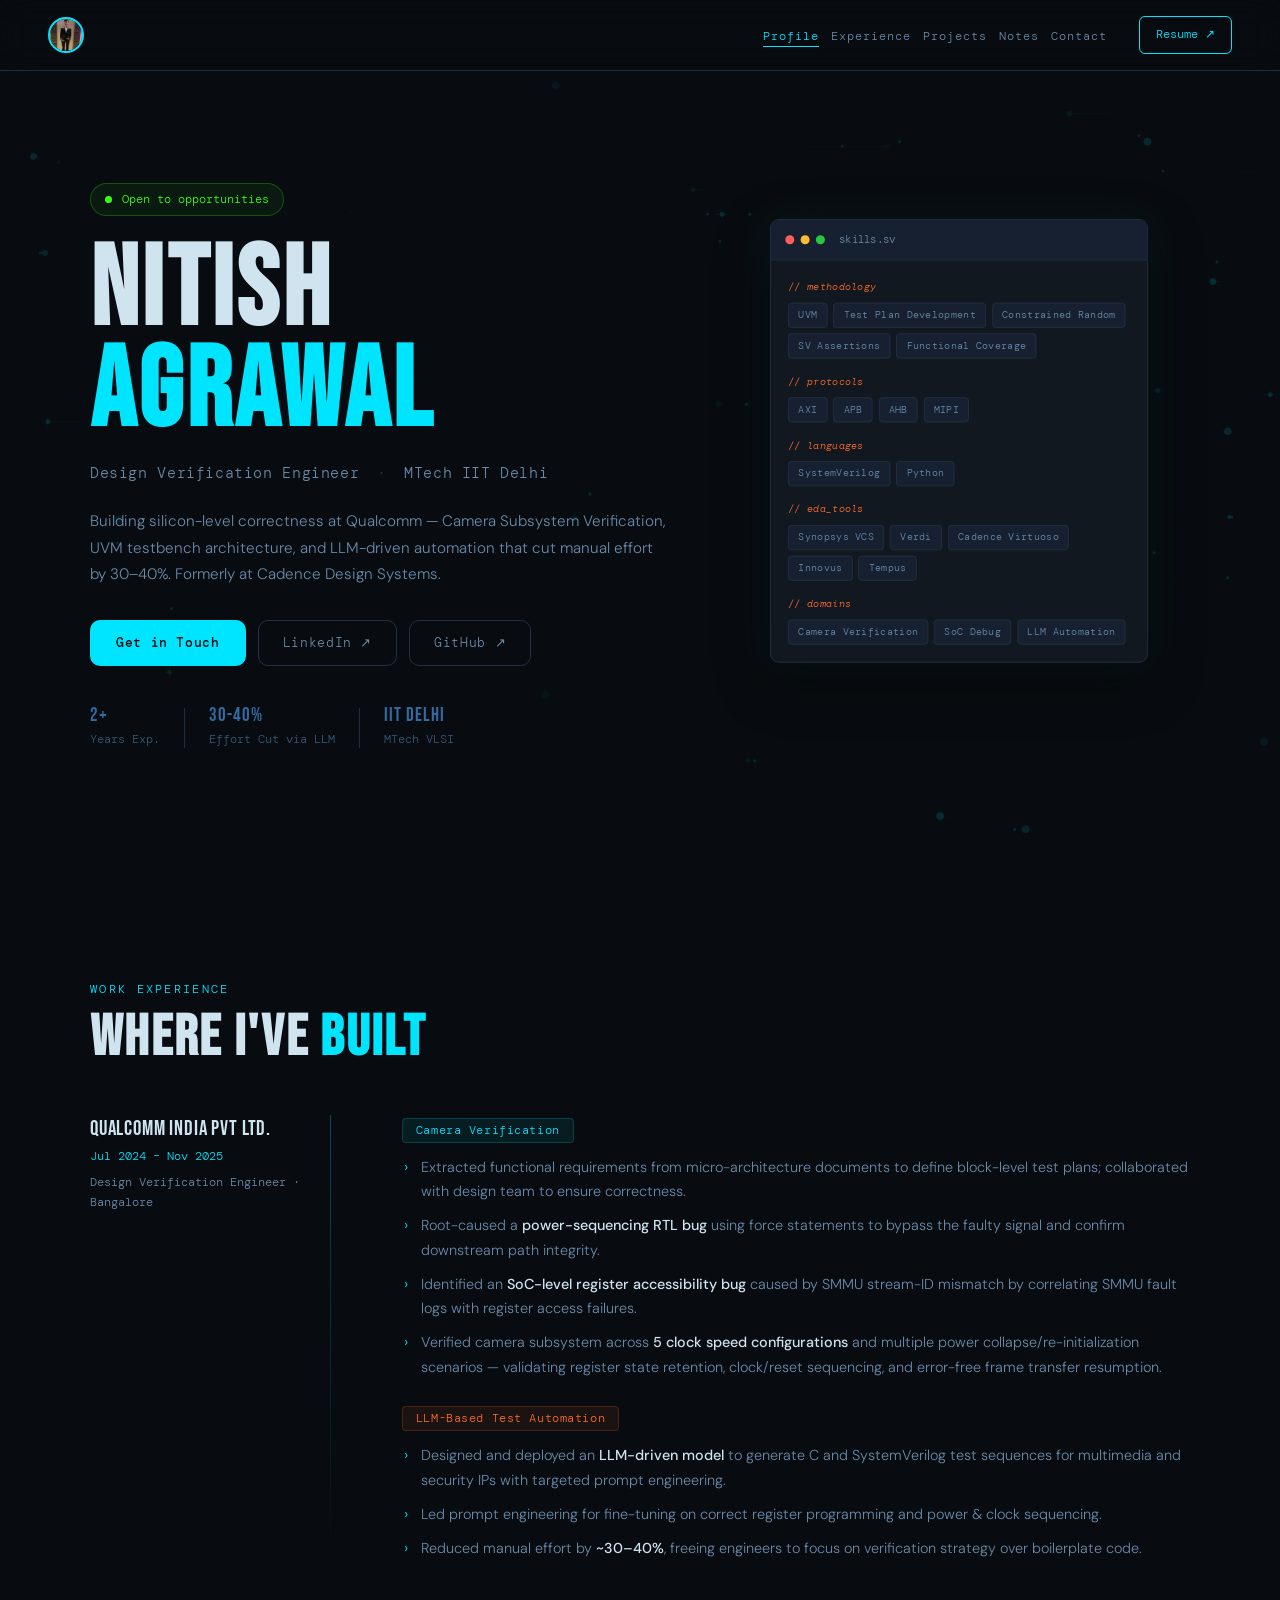
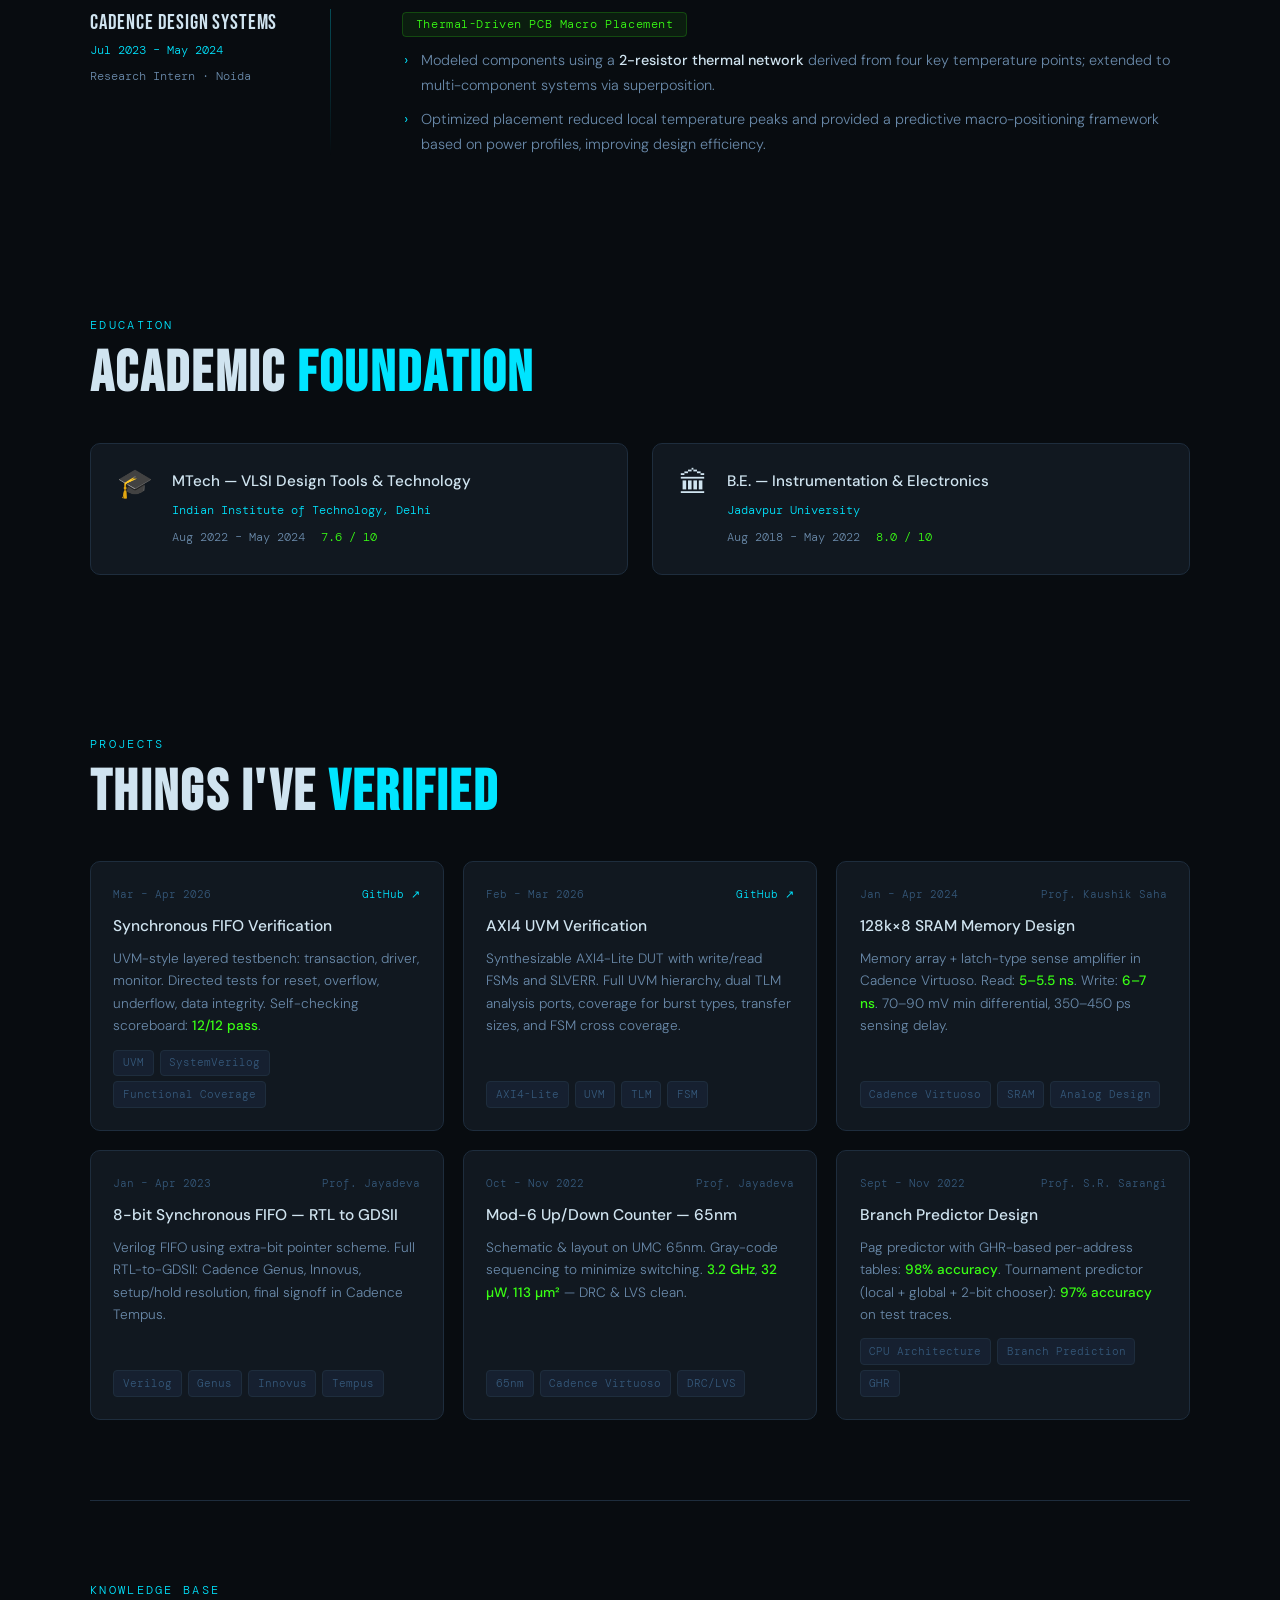
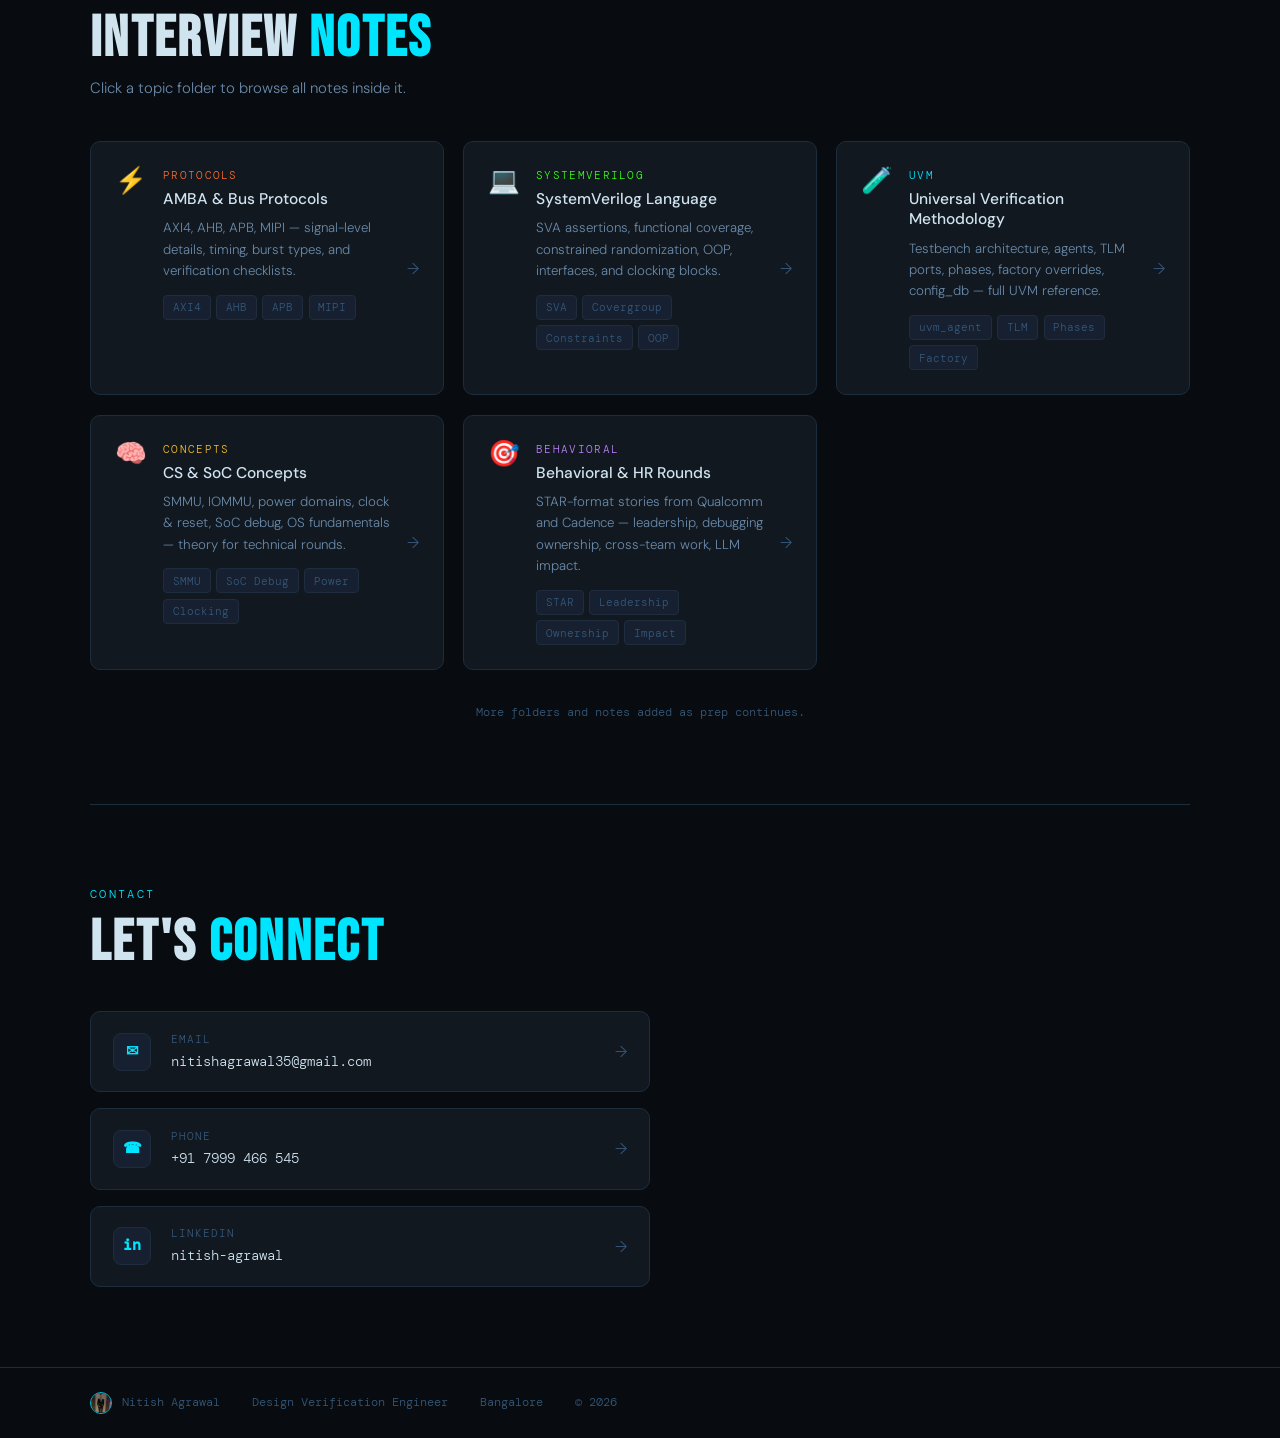
<file: index.html>
<!DOCTYPE html>
<html lang="en">
<head>
  <meta charset="UTF-8" />
  <meta name="viewport" content="width=device-width, initial-scale=1.0"/>
  <title>Nitish Agrawal — Design Verification Engineer</title>
  <link rel="stylesheet" href="style.css" />
  <link rel="preconnect" href="https://fonts.googleapis.com">
  <link href="https://fonts.googleapis.com/css2?family=Bebas+Neue&family=DM+Mono:ital,wght@0,400;0,500;1,400&family=DM+Sans:wght@300;400;500&display=swap" rel="stylesheet">
</head>
<body>

  <canvas id="circuitCanvas"></canvas>

  <nav id="mainNav">
    <div class="nav-logo">
      <a href="#profile" class="nav-avatar-link">
        <img src="profile.jpg" alt="Nitish Agrawal" class="nav-avatar-img" />
      </a>
    </div>
    <ul class="nav-links">
      <li><a href="#profile"    class="nav-link active">Profile</a></li>
      <li><a href="#experience" class="nav-link">Experience</a></li>
      <li><a href="#projects"   class="nav-link">Projects</a></li>
      <li><a href="#notes"      class="nav-link">Notes</a></li>
      <li><a href="#contact"    class="nav-link">Contact</a></li>
    </ul>
    <a href="resume.pdf" class="nav-resume" target="_blank">Resume ↗</a>
  </nav>

  <!-- HERO -->
  <section id="profile" class="section hero-section">
    <div class="hero-grid">
      <div class="hero-left">
        <div class="hero-badge"><span class="badge-dot"></span>Open to opportunities</div>
        <h1 class="hero-name">
          <span class="name-line">Nitish</span>
          <span class="name-line accent-line">Agrawal</span>
        </h1>
        <p class="hero-title">Design Verification Engineer <span class="title-sep">·</span> MTech IIT Delhi</p>
        <p class="hero-bio">
          Building silicon-level correctness at Qualcomm — Camera Subsystem Verification,
          UVM testbench architecture, and LLM-driven automation that cut manual effort by 30–40%.
          Formerly at Cadence Design Systems.
        </p>
        <div class="hero-links">
          <a href="mailto:nitishagrawal35@gmail.com" class="btn btn-primary">Get in Touch</a>
          <a href="https://linkedin.com/in/nitish-agrawal" class="btn btn-ghost" target="_blank">LinkedIn ↗</a>
          <a href="https://github.com/nitish-agrawal" class="btn btn-ghost" target="_blank">GitHub ↗</a>
        </div>
        <div class="stat-row">
          <div class="stat-item"><span class="stat-num">2+</span><span class="stat-label">Years Exp.</span></div>
          <div class="stat-divider"></div>
          <div class="stat-item"><span class="stat-num">30-40%</span><span class="stat-label">Effort Cut via LLM</span></div>
          <div class="stat-divider"></div>
          <div class="stat-item"><span class="stat-num">IIT Delhi</span><span class="stat-label">MTech VLSI</span></div>
        </div>
      </div>

      <div class="hero-right">
        <div class="tech-card">
          <div class="tc-header">
            <span class="tc-dot red"></span><span class="tc-dot yellow"></span><span class="tc-dot green"></span>
            <span class="tc-title">skills.sv</span>
          </div>
          <div class="tc-body">
            <div class="tc-section">
              <span class="tc-key">// methodology</span>
              <div class="tc-vals"><span>UVM</span><span>Test Plan Development</span><span>Constrained Random</span><span>SV Assertions</span><span>Functional Coverage</span></div>
            </div>
            <div class="tc-section">
              <span class="tc-key">// protocols</span>
              <div class="tc-vals"><span>AXI</span><span>APB</span><span>AHB</span><span>MIPI</span></div>
            </div>
            <div class="tc-section">
              <span class="tc-key">// languages</span>
              <div class="tc-vals"><span>SystemVerilog</span><span>Python</span></div>
            </div>
            <div class="tc-section">
              <span class="tc-key">// eda_tools</span>
              <div class="tc-vals"><span>Synopsys VCS</span><span>Verdi</span><span>Cadence Virtuoso</span><span>Innovus</span><span>Tempus</span></div>
            </div>
            <div class="tc-section">
              <span class="tc-key">// domains</span>
              <div class="tc-vals"><span>Camera Verification</span><span>SoC Debug</span><span>LLM Automation</span></div>
            </div>
          </div>
        </div>
      </div>
    </div>
  </section>

  <!-- EXPERIENCE -->
  <section id="experience" class="section">
    <div class="section-label">Work Experience</div>
    <h2 class="section-title">Where I've <em>Built</em></h2>
    <div class="timeline">

      <div class="tl-item reveal">
        <div class="tl-meta">
          <span class="tl-company">Qualcomm India Pvt Ltd.</span>
          <span class="tl-period">Jul 2024 – Nov 2025</span>
          <span class="tl-role">Design Verification Engineer · Bangalore</span>
        </div>
        <div class="tl-content">
          <div class="tl-project">
            <div class="tl-proj-header"><span class="proj-tag cam">Camera Verification</span></div>
            <ul class="tl-bullets">
              <li>Extracted functional requirements from micro-architecture documents to define block-level test plans; collaborated with design team to ensure correctness.</li>
              <li>Root-caused a <strong>power-sequencing RTL bug</strong> using force statements to bypass the faulty signal and confirm downstream path integrity.</li>
              <li>Identified an <strong>SoC-level register accessibility bug</strong> caused by SMMU stream-ID mismatch by correlating SMMU fault logs with register access failures.</li>
              <li>Verified camera subsystem across <strong>5 clock speed configurations</strong> and multiple power collapse/re-initialization scenarios — validating register state retention, clock/reset sequencing, and error-free frame transfer resumption.</li>
            </ul>
          </div>
          <div class="tl-project">
            <div class="tl-proj-header"><span class="proj-tag llm">LLM-Based Test Automation</span></div>
            <ul class="tl-bullets">
              <li>Designed and deployed an <strong>LLM-driven model</strong> to generate C and SystemVerilog test sequences for multimedia and security IPs with targeted prompt engineering.</li>
              <li>Led prompt engineering for fine-tuning on correct register programming and power &amp; clock sequencing.</li>
              <li>Reduced manual effort by <strong>~30–40%</strong>, freeing engineers to focus on verification strategy over boilerplate code.</li>
            </ul>
          </div>
        </div>
      </div>

      <div class="tl-item reveal">
        <div class="tl-meta">
          <span class="tl-company">Cadence Design Systems</span>
          <span class="tl-period">Jul 2023 – May 2024</span>
          <span class="tl-role">Research Intern · Noida</span>
        </div>
        <div class="tl-content">
          <div class="tl-project">
            <div class="tl-proj-header"><span class="proj-tag thermal">Thermal-Driven PCB Macro Placement</span></div>
            <ul class="tl-bullets">
              <li>Modeled components using a <strong>2-resistor thermal network</strong> derived from four key temperature points; extended to multi-component systems via superposition.</li>
              <li>Optimized placement reduced local temperature peaks and provided a predictive macro-positioning framework based on power profiles, improving design efficiency.</li>
            </ul>
          </div>
        </div>
      </div>

    </div>
  </section>

  <!-- EDUCATION -->
  <section id="education" class="section edu-section">
    <div class="section-label">Education</div>
    <h2 class="section-title">Academic <em>Foundation</em></h2>
    <div class="edu-grid">
      <div class="edu-card reveal">
        <div class="edu-icon">🎓</div>
        <div class="edu-info">
          <h3>MTech — VLSI Design Tools &amp; Technology</h3>
          <p class="edu-institute">Indian Institute of Technology, Delhi</p>
          <div class="edu-meta"><span>Aug 2022 – May 2024</span><span class="edu-gpa">7.6 / 10</span></div>
        </div>
      </div>
      <div class="edu-card reveal">
        <div class="edu-icon">🏛</div>
        <div class="edu-info">
          <h3>B.E. — Instrumentation &amp; Electronics</h3>
          <p class="edu-institute">Jadavpur University</p>
          <div class="edu-meta"><span>Aug 2018 – May 2022</span><span class="edu-gpa">8.0 / 10</span></div>
        </div>
      </div>
    </div>
  </section>

  <!-- PROJECTS -->
  <section id="projects" class="section">
    <div class="section-label">Projects</div>
    <h2 class="section-title">Things I've <em>Verified</em></h2>
    <div class="proj-grid">

      <div class="proj-card reveal">
        <div class="proj-top"><span class="proj-period">Mar – Apr 2026</span><a href="https://github.com/nitish-agrawal" class="proj-gh" target="_blank">GitHub ↗</a></div>
        <h3 class="proj-title">Synchronous FIFO Verification</h3>
        <p class="proj-desc">UVM-style layered testbench: transaction, driver, monitor. Directed tests for reset, overflow, underflow, data integrity. Self-checking scoreboard: <strong>12/12 pass</strong>.</p>
        <div class="proj-tags"><span>UVM</span><span>SystemVerilog</span><span>Functional Coverage</span></div>
      </div>

      <div class="proj-card reveal">
        <div class="proj-top"><span class="proj-period">Feb – Mar 2026</span><a href="https://github.com/nitish-agrawal" class="proj-gh" target="_blank">GitHub ↗</a></div>
        <h3 class="proj-title">AXI4 UVM Verification</h3>
        <p class="proj-desc">Synthesizable AXI4-Lite DUT with write/read FSMs and SLVERR. Full UVM hierarchy, dual TLM analysis ports, coverage for burst types, transfer sizes, and FSM cross coverage.</p>
        <div class="proj-tags"><span>AXI4-Lite</span><span>UVM</span><span>TLM</span><span>FSM</span></div>
      </div>

      <div class="proj-card reveal">
        <div class="proj-top"><span class="proj-period">Jan – Apr 2024</span><span class="proj-collab">Prof. Kaushik Saha</span></div>
        <h3 class="proj-title">128k×8 SRAM Memory Design</h3>
        <p class="proj-desc">Memory array + latch-type sense amplifier in Cadence Virtuoso. Read: <strong>5–5.5 ns</strong>. Write: <strong>6–7 ns</strong>. 70–90 mV min differential, 350–450 ps sensing delay.</p>
        <div class="proj-tags"><span>Cadence Virtuoso</span><span>SRAM</span><span>Analog Design</span></div>
      </div>

      <div class="proj-card reveal">
        <div class="proj-top"><span class="proj-period">Jan – Apr 2023</span><span class="proj-collab">Prof. Jayadeva</span></div>
        <h3 class="proj-title">8-bit Synchronous FIFO — RTL to GDSII</h3>
        <p class="proj-desc">Verilog FIFO using extra-bit pointer scheme. Full RTL-to-GDSII: Cadence Genus, Innovus, setup/hold resolution, final signoff in Cadence Tempus.</p>
        <div class="proj-tags"><span>Verilog</span><span>Genus</span><span>Innovus</span><span>Tempus</span></div>
      </div>

      <div class="proj-card reveal">
        <div class="proj-top"><span class="proj-period">Oct – Nov 2022</span><span class="proj-collab">Prof. Jayadeva</span></div>
        <h3 class="proj-title">Mod-6 Up/Down Counter — 65nm</h3>
        <p class="proj-desc">Schematic &amp; layout on UMC 65nm. Gray-code sequencing to minimize switching. <strong>3.2 GHz</strong>, <strong>32 µW</strong>, <strong>113 µm²</strong> — DRC &amp; LVS clean.</p>
        <div class="proj-tags"><span>65nm</span><span>Cadence Virtuoso</span><span>DRC/LVS</span></div>
      </div>

      <div class="proj-card reveal">
        <div class="proj-top"><span class="proj-period">Sept – Nov 2022</span><span class="proj-collab">Prof. S.R. Sarangi</span></div>
        <h3 class="proj-title">Branch Predictor Design</h3>
        <p class="proj-desc">Pag predictor with GHR-based per-address tables: <strong>98% accuracy</strong>. Tournament predictor (local + global + 2-bit chooser): <strong>97% accuracy</strong> on test traces.</p>
        <div class="proj-tags"><span>CPU Architecture</span><span>Branch Prediction</span><span>GHR</span></div>
      </div>

    </div>
  </section>

  <!-- INTERVIEW NOTES -->
  <section id="notes" class="section notes-section">
    <div class="section-label">Knowledge Base</div>
    <h2 class="section-title">Interview <em>Notes</em></h2>
    <p class="section-sub">Click a topic folder to browse all notes inside it.</p>

    <!-- =====================================================
      FOLDER CARDS
      To add a new topic folder:
        1. Copy one <a class="folder-card"> block below
        2. Change: href, folder-color style, folder-icon,
                   folder-topic, folder-name, folder-desc, pills
        3. Create the matching notes/FOLDERNAME/index.html
        4. git add . && git commit && git push
    ===================================================== -->
    <div class="folder-grid">

      <a href="notes/protocols/index.html" class="folder-card reveal">
        <div class="folder-stripe" style="background:var(--accent2);"></div>
        <div class="folder-icon">⚡</div>
        <div class="folder-body">
          <span class="folder-topic" style="color:var(--accent2);">Protocols</span>
          <h3 class="folder-name">AMBA &amp; Bus Protocols</h3>
          <p class="folder-desc">AXI4, AHB, APB, MIPI — signal-level details, timing, burst types, and verification checklists.</p>
          <div class="folder-pills"><span>AXI4</span><span>AHB</span><span>APB</span><span>MIPI</span></div>
        </div>
        <span class="folder-arrow">→</span>
      </a>

      <a href="notes/systemverilog/index.html" class="folder-card reveal">
        <div class="folder-stripe" style="background:var(--accent3);"></div>
        <div class="folder-icon">💻</div>
        <div class="folder-body">
          <span class="folder-topic" style="color:var(--accent3);">SystemVerilog</span>
          <h3 class="folder-name">SystemVerilog Language</h3>
          <p class="folder-desc">SVA assertions, functional coverage, constrained randomization, OOP, interfaces, and clocking blocks.</p>
          <div class="folder-pills"><span>SVA</span><span>Covergroup</span><span>Constraints</span><span>OOP</span></div>
        </div>
        <span class="folder-arrow">→</span>
      </a>

      <a href="notes/uvm/index.html" class="folder-card reveal">
        <div class="folder-stripe" style="background:var(--accent);"></div>
        <div class="folder-icon">🧪</div>
        <div class="folder-body">
          <span class="folder-topic" style="color:var(--accent);">UVM</span>
          <h3 class="folder-name">Universal Verification Methodology</h3>
          <p class="folder-desc">Testbench architecture, agents, TLM ports, phases, factory overrides, config_db — full UVM reference.</p>
          <div class="folder-pills"><span>uvm_agent</span><span>TLM</span><span>Phases</span><span>Factory</span></div>
        </div>
        <span class="folder-arrow">→</span>
      </a>

      <a href="notes/concepts/index.html" class="folder-card reveal">
        <div class="folder-stripe" style="background:#fbbf24;"></div>
        <div class="folder-icon">🧠</div>
        <div class="folder-body">
          <span class="folder-topic" style="color:#fbbf24;">Concepts</span>
          <h3 class="folder-name">CS &amp; SoC Concepts</h3>
          <p class="folder-desc">SMMU, IOMMU, power domains, clock &amp; reset, SoC debug, OS fundamentals — theory for technical rounds.</p>
          <div class="folder-pills"><span>SMMU</span><span>SoC Debug</span><span>Power</span><span>Clocking</span></div>
        </div>
        <span class="folder-arrow">→</span>
      </a>

      <a href="notes/behavioral/index.html" class="folder-card reveal">
        <div class="folder-stripe" style="background:#c084fc;"></div>
        <div class="folder-icon">🎯</div>
        <div class="folder-body">
          <span class="folder-topic" style="color:#c084fc;">Behavioral</span>
          <h3 class="folder-name">Behavioral &amp; HR Rounds</h3>
          <p class="folder-desc">STAR-format stories from Qualcomm and Cadence — leadership, debugging ownership, cross-team work, LLM impact.</p>
          <div class="folder-pills"><span>STAR</span><span>Leadership</span><span>Ownership</span><span>Impact</span></div>
        </div>
        <span class="folder-arrow">→</span>
      </a>

    </div>
    <p class="notes-cta">More folders and notes added as prep continues.</p>
  </section>

  <!-- CONTACT -->
  <section id="contact" class="section contact-section">
    <div class="section-label">Contact</div>
    <h2 class="section-title">Let's <em>Connect</em></h2>
    <div class="contact-grid">
      <a href="mailto:nitishagrawal35@gmail.com" class="contact-card reveal">
        <div class="cc-icon">✉</div>
        <div class="cc-info"><span class="cc-label">Email</span><span class="cc-value">nitishagrawal35@gmail.com</span></div>
        <span class="cc-arrow">→</span>
      </a>
      <a href="tel:+917999466545" class="contact-card reveal">
        <div class="cc-icon">☎</div>
        <div class="cc-info"><span class="cc-label">Phone</span><span class="cc-value">+91 7999 466 545</span></div>
        <span class="cc-arrow">→</span>
      </a>
      <a href="https://linkedin.com/in/nitish-agrawal" class="contact-card reveal" target="_blank">
        <div class="cc-icon">in</div>
        <div class="cc-info"><span class="cc-label">LinkedIn</span><span class="cc-value">nitish-agrawal</span></div>
        <span class="cc-arrow">→</span>
      </a>
    </div>
  </section>

  <footer>
    <div class="footer-inner">
      <span style="display:flex;align-items:center;gap:0.6rem;"><img src="profile.jpg" alt="" style="width:22px;height:22px;border-radius:50%;object-fit:cover;border:1px solid var(--accent);opacity:0.8;" /> Nitish Agrawal</span>
      <span>Design Verification Engineer </span>
      <span>Bangalore</span>
      <span id="year"></span>
    </div>
  </footer>

  <script src="script.js"></script>
</body>
</html>
</file>
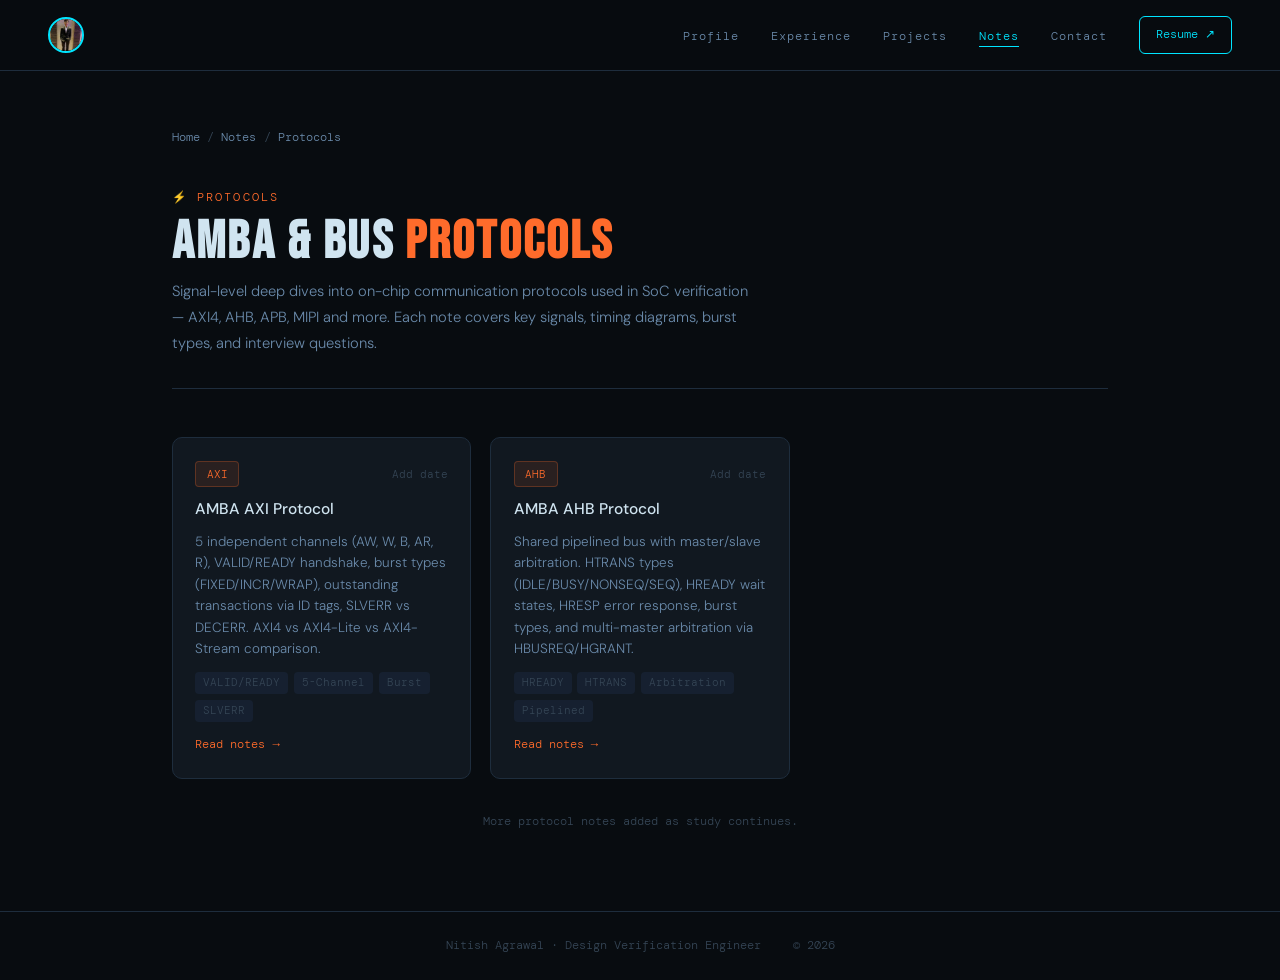
<file: notes/protocol/index.html>
<!DOCTYPE html>
<html lang="en">
<head>
  <meta charset="UTF-8" /><meta name="viewport" content="width=device-width, initial-scale=1.0"/>
  <title>Protocols — Nitish Agrawal</title>
  <link rel="preconnect" href="https://fonts.googleapis.com">
  <link href="https://fonts.googleapis.com/css2?family=Bebas+Neue&family=DM+Mono:ital,wght@0,400;0,500;1,400&family=DM+Sans:wght@300;400;500&display=swap" rel="stylesheet">
  <link rel="stylesheet" href="../_shared.css" />
</head>
<body class="protocols">

<nav>
  <div class="nav-logo">
    <a href="../../index.html" class="nav-avatar-link">
      <img src="../../profile.jpg" alt="Nitish" class="nav-avatar-img" />
    </a>
  </div>
  <ul class="nav-links">
    <li><a href="../../index.html#profile"    class="nav-link">Profile</a></li>
    <li><a href="../../index.html#experience" class="nav-link">Experience</a></li>
    <li><a href="../../index.html#projects"   class="nav-link">Projects</a></li>
    <li><a href="../../index.html#notes"      class="nav-link active">Notes</a></li>
    <li><a href="../../index.html#contact"    class="nav-link">Contact</a></li>
  </ul>
  <a href="../../resume.pdf" class="nav-resume" target="_blank">Resume ↗</a>
</nav>

<main class="hub-page">
  <div class="breadcrumb">
    <a href="../../index.html">Home</a>
    <span class="sep">/</span>
    <a href="../../index.html#notes">Notes</a>
    <span class="sep">/</span>
    <span class="current">Protocols</span>
  </div>

  <header class="hub-header">
    <span class="hub-eyebrow" style="color:var(--accent2);">⚡ Protocols</span>
    <h2 class="hub-title">AMBA &amp; Bus <em style="color:var(--accent2);">Protocols</em></h2>
    <p class="hub-desc">
      Signal-level deep dives into on-chip communication protocols used in SoC verification —
      AXI4, AHB, APB, MIPI and more. Each note covers key signals, timing diagrams,
      burst types, and interview questions.
    </p>
  </header>

  <!-- =====================================================
    HOW TO ADD A NEW PROTOCOL NOTE:
    1. Copy one <a class="note-card"> block below
    2. Change: href, card-date, card-title, card-summary, card-tags
    3. Create that .html file by copying _template.html
    4. git add . && git commit -m "Add APB notes" && git push
  ===================================================== -->
  <div class="notes-grid">

    <a class="note-card" href="axi-protocol.html">
      <div class="card-top">
        <span class="card-badge badge-protocols">AXI</span>
        <span class="card-date">Add date</span>
      </div>
      <h3 class="card-title">AMBA AXI Protocol</h3>
      <p class="card-summary">
        5 independent channels (AW, W, B, AR, R), VALID/READY handshake,
        burst types (FIXED/INCR/WRAP), outstanding transactions via ID tags,
        SLVERR vs DECERR. AXI4 vs AXI4-Lite vs AXI4-Stream comparison.
      </p>
      <div class="card-tags">
        <span>VALID/READY</span><span>5-Channel</span><span>Burst</span><span>SLVERR</span>
      </div>
      <span class="card-link">Read notes →</span>
    </a>

    <a class="note-card" href="ahb-protocol.html">
      <div class="card-top">
        <span class="card-badge badge-protocols">AHB</span>
        <span class="card-date">Add date</span>
      </div>
      <h3 class="card-title">AMBA AHB Protocol</h3>
      <p class="card-summary">
        Shared pipelined bus with master/slave arbitration. HTRANS types
        (IDLE/BUSY/NONSEQ/SEQ), HREADY wait states, HRESP error response,
        burst types, and multi-master arbitration via HBUSREQ/HGRANT.
      </p>
      <div class="card-tags">
        <span>HREADY</span><span>HTRANS</span><span>Arbitration</span><span>Pipelined</span>
      </div>
      <span class="card-link">Read notes →</span>
    </a>

    <!-- PASTE NEW CARDS ABOVE THIS LINE -->

  </div>
  <p class="hub-cta">More protocol notes added as study continues.</p>
</main>

<footer>
  <span>Nitish Agrawal · Design Verification Engineer</span>
  <span id="yr"></span>
</footer>
<script>document.getElementById('yr').textContent = '© ' + new Date().getFullYear();</script>
</body>
</html>
</file>
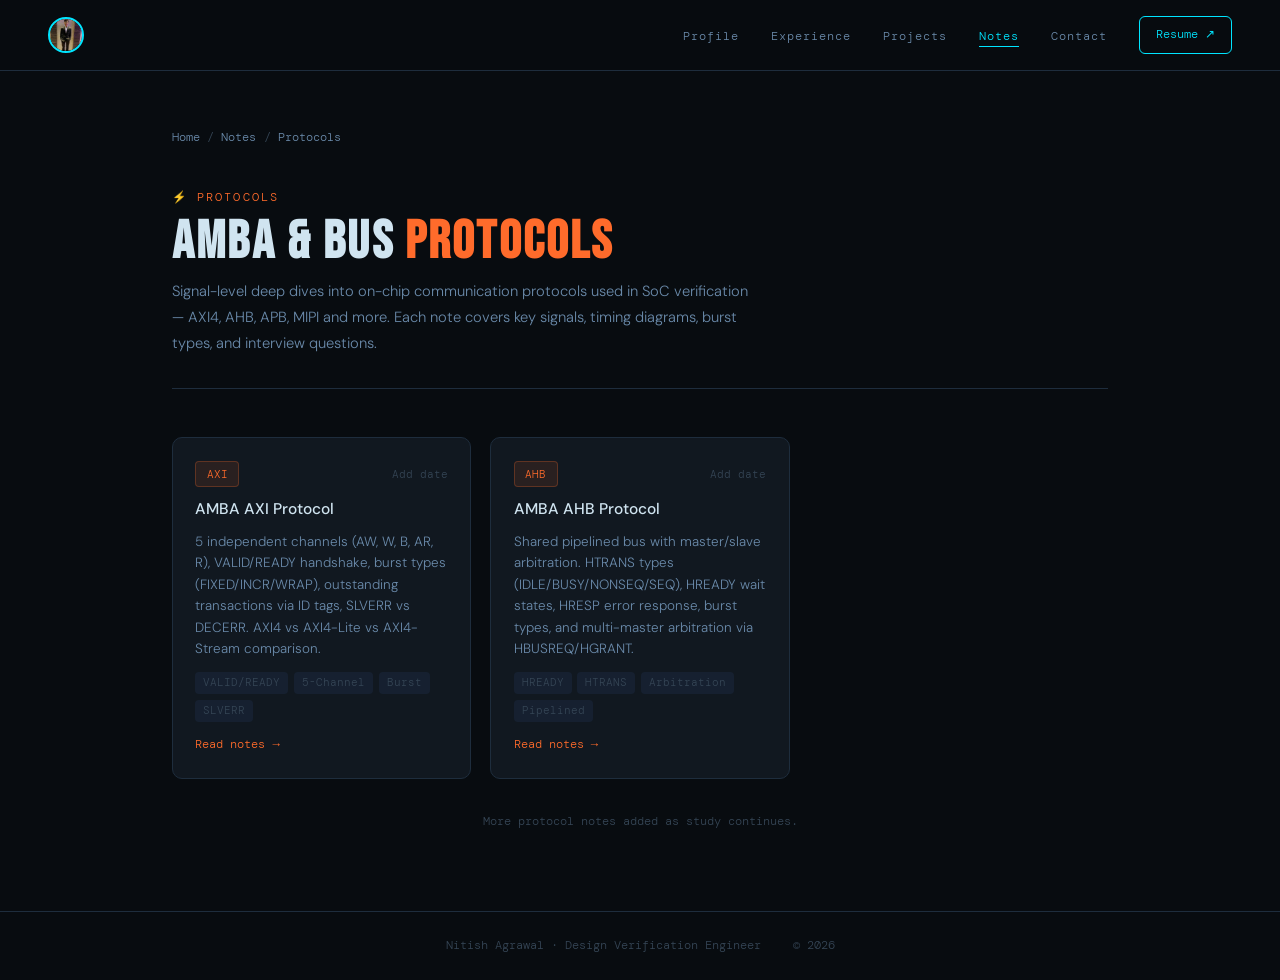
<file: notes/protocols/index.html>
<!DOCTYPE html>
<html lang="en">
<head>
  <meta charset="UTF-8" /><meta name="viewport" content="width=device-width, initial-scale=1.0"/>
  <title>Protocols</title>
  <link rel="preconnect" href="https://fonts.googleapis.com">
  <link href="https://fonts.googleapis.com/css2?family=Bebas+Neue&family=DM+Mono:ital,wght@0,400;0,500;1,400&family=DM+Sans:wght@300;400;500&display=swap" rel="stylesheet">
  <link rel="stylesheet" href="../shared.css" />
</head>
<body class="protocols">

<nav>
  <div class="nav-logo">
    <a href="../../index.html" class="nav-avatar-link">
      <img src="../../profile.jpg" alt="Nitish" class="nav-avatar-img" />
    </a>
  </div>
  <ul class="nav-links">
    <li><a href="../../index.html#profile"    class="nav-link">Profile</a></li>
    <li><a href="../../index.html#experience" class="nav-link">Experience</a></li>
    <li><a href="../../index.html#projects"   class="nav-link">Projects</a></li>
    <li><a href="../../index.html#notes"      class="nav-link active">Notes</a></li>
    <li><a href="../../index.html#contact"    class="nav-link">Contact</a></li>
  </ul>
  <a href="../../resume.pdf" class="nav-resume" target="_blank">Resume ↗</a>
</nav>

<main class="hub-page">
  <div class="breadcrumb">
    <a href="../../index.html">Home</a>
    <span class="sep">/</span>
    <a href="../../index.html#notes">Notes</a>
    <span class="sep">/</span>
    <span class="current">Protocols</span>
  </div>

  <header class="hub-header">
    <span class="hub-eyebrow" style="color:var(--accent2);">⚡ Protocols</span>
    <h2 class="hub-title">AMBA &amp; Bus <em style="color:var(--accent2);">Protocols</em></h2>
    <p class="hub-desc">
      Signal-level deep dives into on-chip communication protocols used in SoC verification —
      AXI4, AHB, APB, MIPI and more. Each note covers key signals, timing diagrams,
      burst types, and interview questions.
    </p>
  </header>

  <!-- =====================================================
    HOW TO ADD A NEW PROTOCOL NOTE:
    1. Copy one <a class="note-card"> block below
    2. Change: href, card-date, card-title, card-summary, card-tags
    3. Create that .html file by copying _template.html
    4. git add . && git commit -m "Add APB notes" && git push
  ===================================================== -->
  <div class="notes-grid">

    <a class="note-card" href="../protocols/axi/axi-protocol.html">
      <div class="card-top">
        <span class="card-badge badge-protocols">AXI</span>
        <span class="card-date">Add date</span>
      </div>
      <h3 class="card-title">AMBA AXI Protocol</h3>
      <p class="card-summary">
        5 independent channels (AW, W, B, AR, R), VALID/READY handshake,
        burst types (FIXED/INCR/WRAP), outstanding transactions via ID tags,
        SLVERR vs DECERR. AXI4 vs AXI4-Lite vs AXI4-Stream comparison.
      </p>
      <div class="card-tags">
        <span>VALID/READY</span><span>5-Channel</span><span>Burst</span><span>SLVERR</span>
      </div>
      <span class="card-link">Read notes →</span>
    </a>

    <a class="note-card" href="../protocols/ahb/ahb-protocol.html">
      <div class="card-top">
        <span class="card-badge badge-protocols">AHB</span>
        <span class="card-date">Add date</span>
      </div>
      <h3 class="card-title">AMBA AHB Protocol</h3>
      <p class="card-summary">
        Shared pipelined bus with master/slave arbitration. HTRANS types
        (IDLE/BUSY/NONSEQ/SEQ), HREADY wait states, HRESP error response,
        burst types, and multi-master arbitration via HBUSREQ/HGRANT.
      </p>
      <div class="card-tags">
        <span>HREADY</span><span>HTRANS</span><span>Arbitration</span><span>Pipelined</span>
      </div>
      <span class="card-link">Read notes →</span>
    </a>

    <!-- PASTE NEW CARDS ABOVE THIS LINE -->

  </div>
  <p class="hub-cta">More protocol notes added as study continues.</p>
</main>

<footer>
  <span>Nitish Agrawal · Design Verification Engineer</span>
  <span id="yr"></span>
</footer>
<script>document.getElementById('yr').textContent = '© ' + new Date().getFullYear();</script>
</body>
</html>
</file>
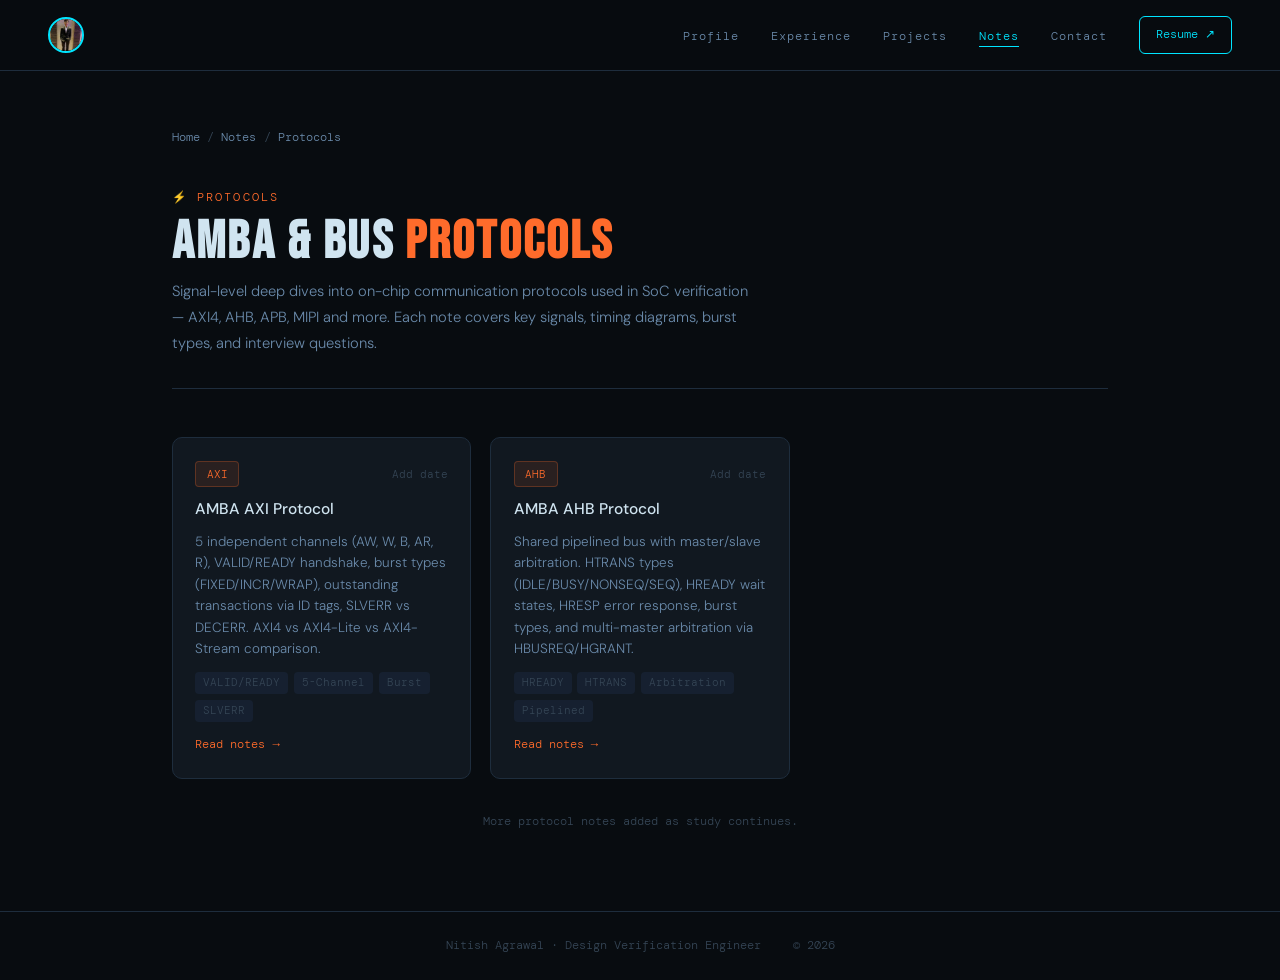
<file: notes/uvm/index.html>
<!DOCTYPE html>
<html lang="en">
<head>
  <meta charset="UTF-8" /><meta name="viewport" content="width=device-width, initial-scale=1.0"/>
  <title>Protocols — Nitish Agrawal</title>
  <link rel="preconnect" href="https://fonts.googleapis.com">
  <link href="https://fonts.googleapis.com/css2?family=Bebas+Neue&family=DM+Mono:ital,wght@0,400;0,500;1,400&family=DM+Sans:wght@300;400;500&display=swap" rel="stylesheet">
  <link rel="stylesheet" href="../shared.css" />
</head>
<body class="protocols">

<nav>
  <div class="nav-logo">
    <a href="../../index.html" class="nav-avatar-link">
      <img src="../../profile.jpg" alt="Nitish" class="nav-avatar-img" />
    </a>
  </div>
  <ul class="nav-links">
    <li><a href="../../index.html#profile"    class="nav-link">Profile</a></li>
    <li><a href="../../index.html#experience" class="nav-link">Experience</a></li>
    <li><a href="../../index.html#projects"   class="nav-link">Projects</a></li>
    <li><a href="../../index.html#notes"      class="nav-link active">Notes</a></li>
    <li><a href="../../index.html#contact"    class="nav-link">Contact</a></li>
  </ul>
  <a href="../../resume.pdf" class="nav-resume" target="_blank">Resume ↗</a>
</nav>

<main class="hub-page">
  <div class="breadcrumb">
    <a href="../../index.html">Home</a>
    <span class="sep">/</span>
    <a href="../../index.html#notes">Notes</a>
    <span class="sep">/</span>
    <span class="current">Protocols</span>
  </div>

  <header class="hub-header">
    <span class="hub-eyebrow" style="color:var(--accent2);">⚡ Protocols</span>
    <h2 class="hub-title">AMBA &amp; Bus <em style="color:var(--accent2);">Protocols</em></h2>
    <p class="hub-desc">
      Signal-level deep dives into on-chip communication protocols used in SoC verification —
      AXI4, AHB, APB, MIPI and more. Each note covers key signals, timing diagrams,
      burst types, and interview questions.
    </p>
  </header>

  <!-- =====================================================
    HOW TO ADD A NEW PROTOCOL NOTE:
    1. Copy one <a class="note-card"> block below
    2. Change: href, card-date, card-title, card-summary, card-tags
    3. Create that .html file by copying _template.html
    4. git add . && git commit -m "Add APB notes" && git push
  ===================================================== -->
  <div class="notes-grid">

    <a class="note-card" href="axi-protocol.html">
      <div class="card-top">
        <span class="card-badge badge-protocols">AXI</span>
        <span class="card-date">Add date</span>
      </div>
      <h3 class="card-title">AMBA AXI Protocol</h3>
      <p class="card-summary">
        5 independent channels (AW, W, B, AR, R), VALID/READY handshake,
        burst types (FIXED/INCR/WRAP), outstanding transactions via ID tags,
        SLVERR vs DECERR. AXI4 vs AXI4-Lite vs AXI4-Stream comparison.
      </p>
      <div class="card-tags">
        <span>VALID/READY</span><span>5-Channel</span><span>Burst</span><span>SLVERR</span>
      </div>
      <span class="card-link">Read notes →</span>
    </a>

    <a class="note-card" href="ahb-protocol.html">
      <div class="card-top">
        <span class="card-badge badge-protocols">AHB</span>
        <span class="card-date">Add date</span>
      </div>
      <h3 class="card-title">AMBA AHB Protocol</h3>
      <p class="card-summary">
        Shared pipelined bus with master/slave arbitration. HTRANS types
        (IDLE/BUSY/NONSEQ/SEQ), HREADY wait states, HRESP error response,
        burst types, and multi-master arbitration via HBUSREQ/HGRANT.
      </p>
      <div class="card-tags">
        <span>HREADY</span><span>HTRANS</span><span>Arbitration</span><span>Pipelined</span>
      </div>
      <span class="card-link">Read notes →</span>
    </a>

    <!-- PASTE NEW CARDS ABOVE THIS LINE -->

  </div>
  <p class="hub-cta">More protocol notes added as study continues.</p>
</main>

<footer>
  <span>Nitish Agrawal · Design Verification Engineer</span>
  <span id="yr"></span>
</footer>
<script>document.getElementById('yr').textContent = '© ' + new Date().getFullYear();</script>
</body>
</html>
</file>
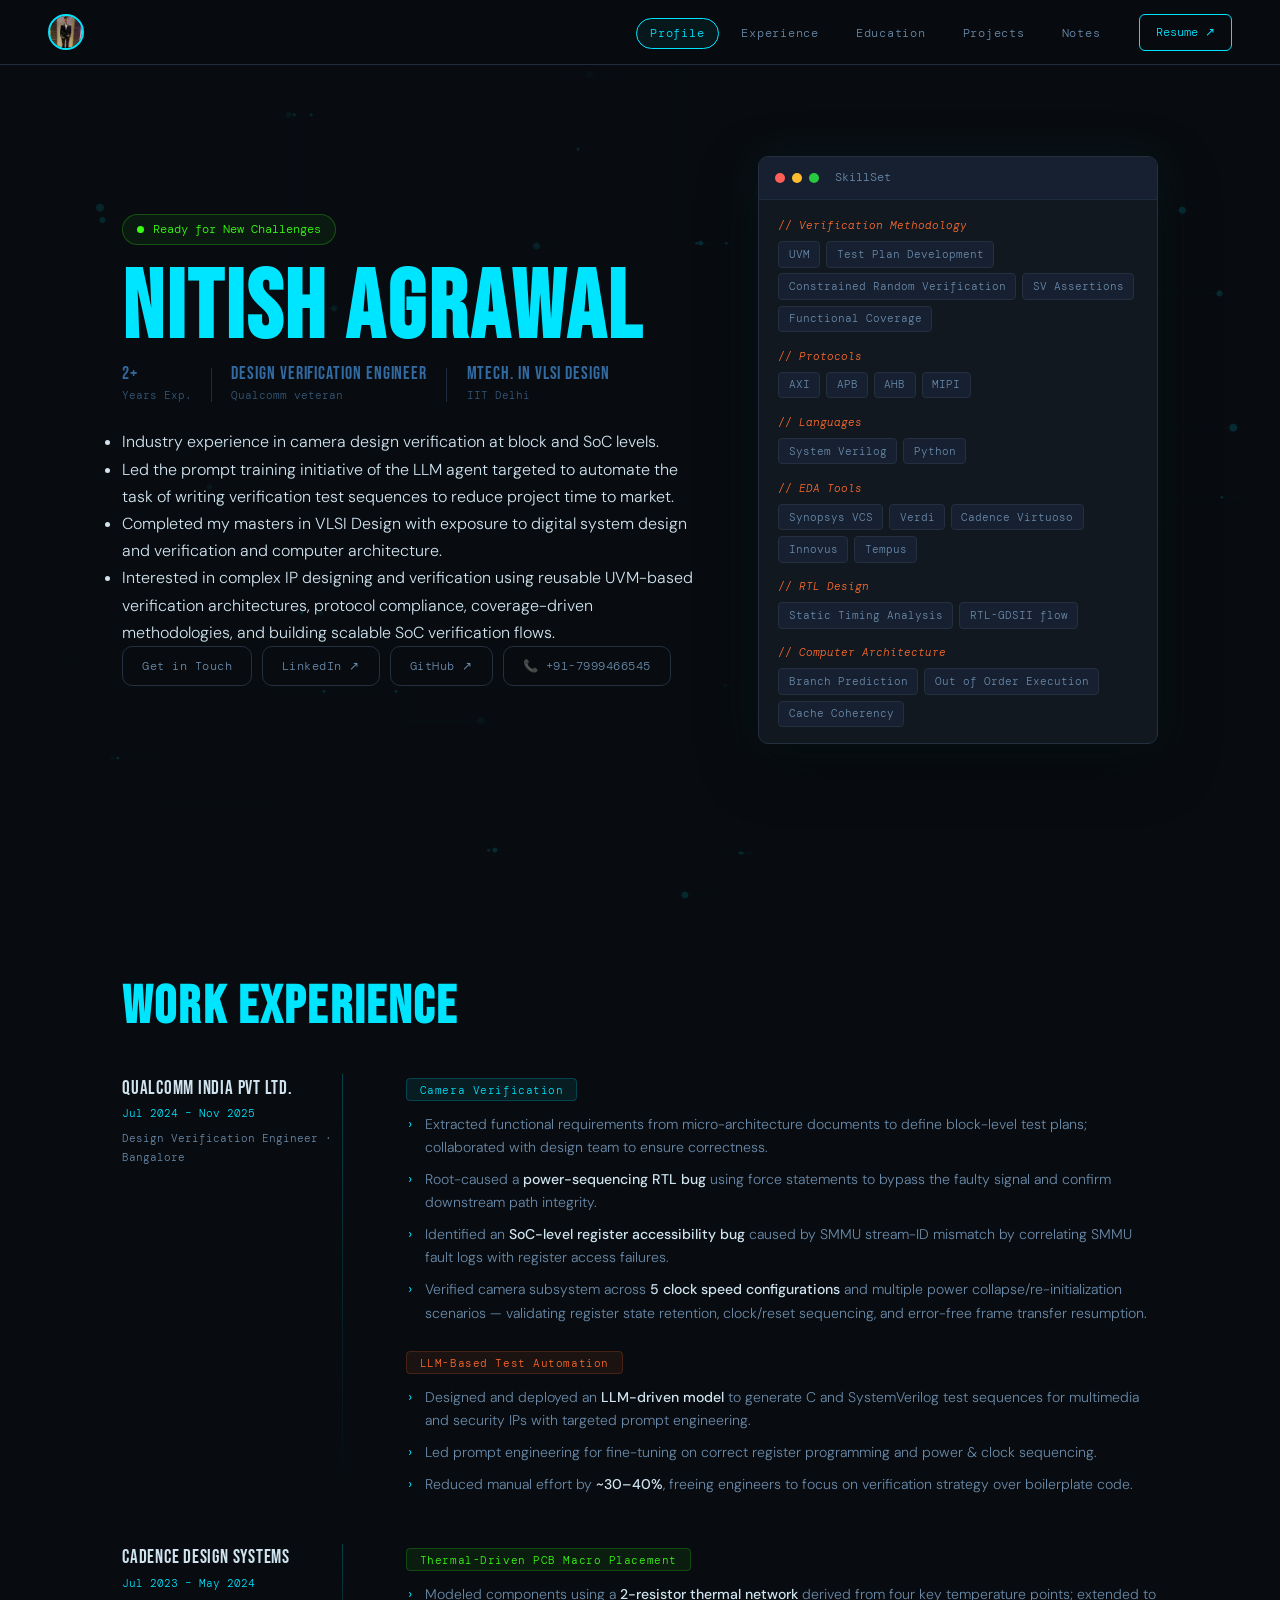
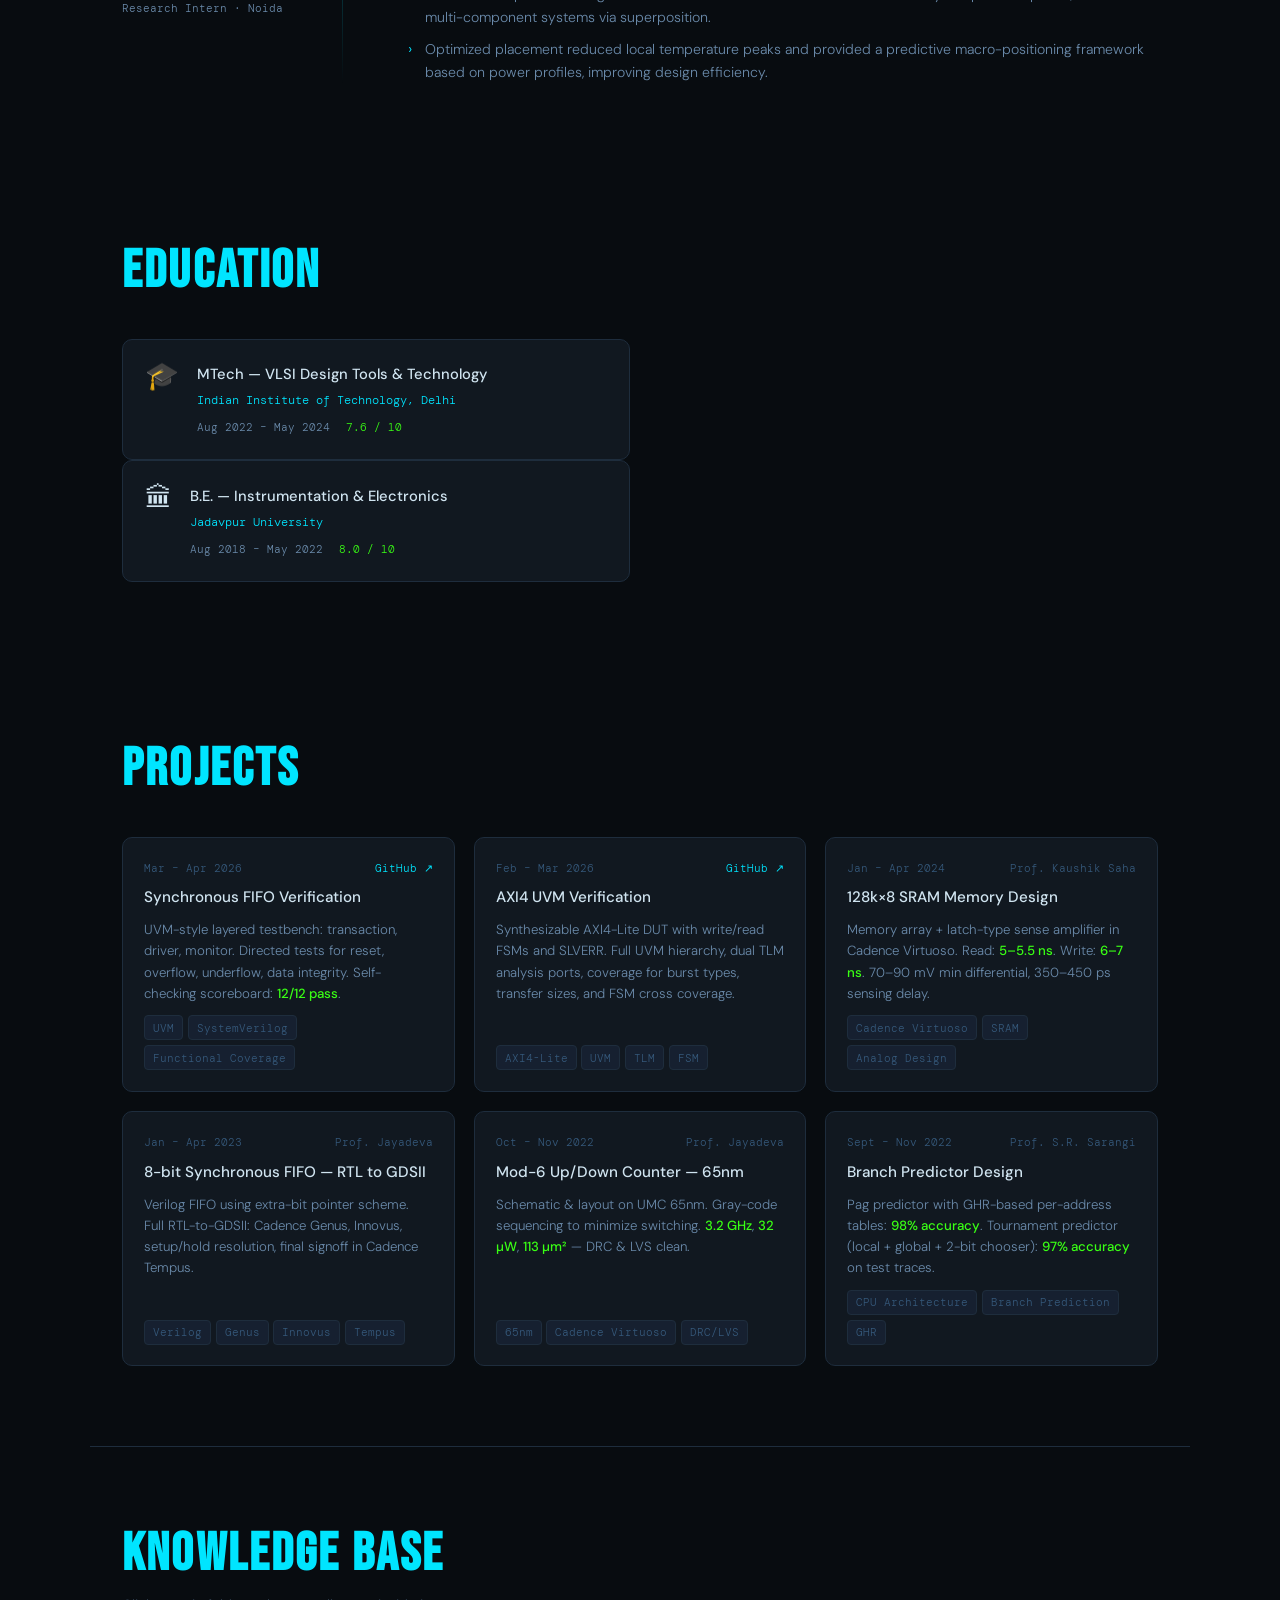
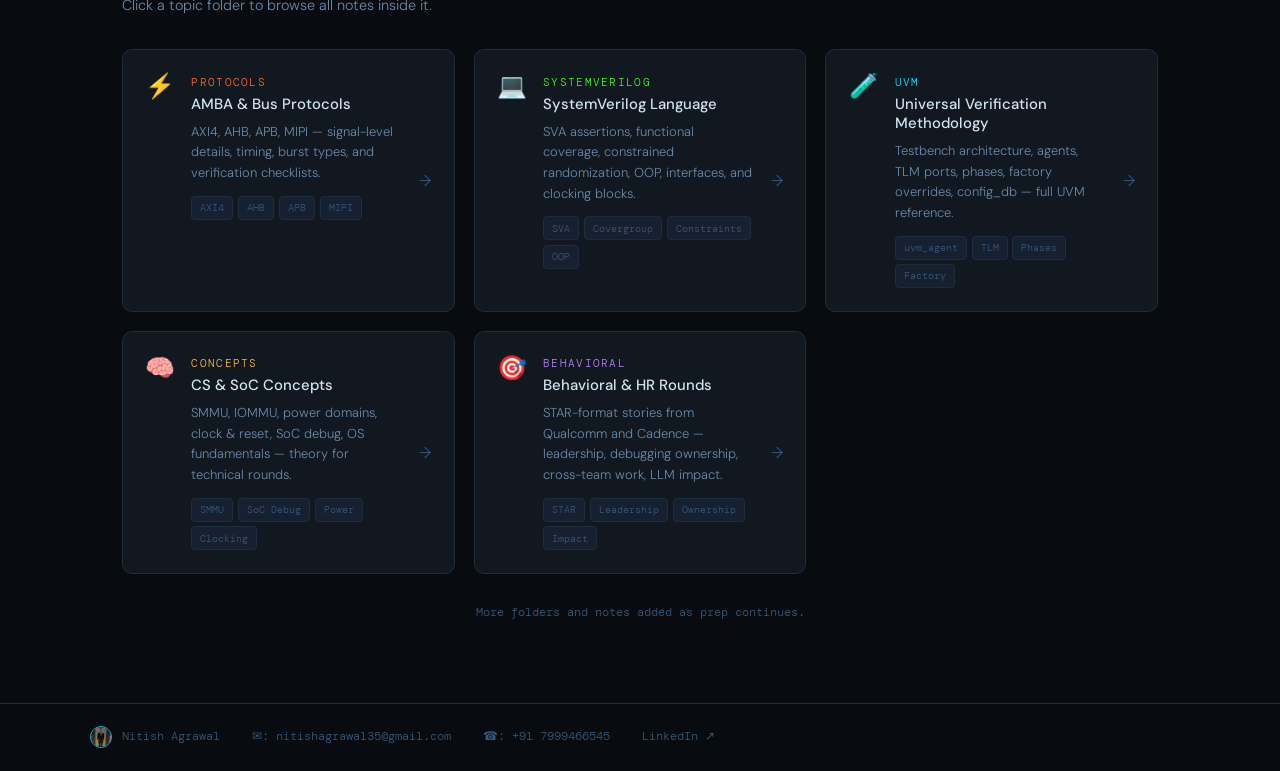
<file: index23.html>
<!DOCTYPE html>
<html lang="en">
<head>
  <meta charset="UTF-8" />
  <meta name="viewport" content="width=device-width, initial-scale=1.0"/>
  <title>Nitish Agrawal — Design Verification Engineer</title>
  <link rel="stylesheet" href="style_new.css" />
  <link rel="preconnect" href="https://fonts.googleapis.com">
  <link href="https://fonts.googleapis.com/css2?family=Bebas+Neue&family=DM+Mono:ital,wght@0,400;0,500;1,400&family=DM+Sans:wght@300;400;500&display=swap" rel="stylesheet">
</head>
<body>

  <canvas id="circuitCanvas"></canvas>

  <nav id="mainNav">
    <div class="nav-logo">
      <a href="#profile" class="nav-avatar-link">
        <img src="profile.jpg" alt="Nitish Agrawal" class="nav-avatar-img" />
      </a>
    </div>

    <!-- Desktop links (hidden on mobile) -->
    <ul class="nav-links">
      <li><a href="#profile"    class="nav-link">Profile</a></li>
      <li><a href="#experience" class="nav-link">Experience</a></li>
      <li><a href="#education"  class="nav-link">Education</a></li>
      <li><a href="#projects"   class="nav-link">Projects</a></li>
      <li><a href="#notes"      class="nav-link">Notes</a></li>
    </ul>

    <!-- Resume — visible on desktop -->
    <a href="resume.pdf" class="nav-resume" target="_blank">Resume ↗</a>

    <!-- Hamburger — visible on mobile only -->
    <button class="nav-hamburger" id="navHamburger" aria-label="Open menu">
      <span></span><span></span><span></span>
    </button>
  </nav>

  <!-- Mobile drawer (slides down when hamburger tapped) -->
  <div class="nav-drawer" id="navDrawer">
    <ul>
      <li><a href="#profile">Profile</a></li>
      <li><a href="#experience">Experience</a></li>
      <li><a href="#education">Education</a></li>
      <li><a href="#projects">Projects</a></li>
      <li><a href="#notes">Notes</a></li>
      <li><a href="resume.pdf" target="_blank" class="drawer-resume">Resume ↗</a></li>
    </ul>
  </div>

  <!-- HERO -->
<section id="profile" class="section hero-section">

  <div class="hero-grid">

    <!-- LEFT SIDE -->
    <div class="hero-left">

      <div class="hero-badge">
        <span class="badge-dot"></span>
        Ready for New Challenges
      </div>

      <h1 class="accent-line hero-name single-line">
        Nitish <span >Agrawal</span>
      </h1>

       <div class="stat-row">
          <div class="stat-item"><span class="stat-num">2+</span><span class="stat-label">Years Exp.</span></div>
          <div class="stat-divider"></div>
          <div class="stat-item"><span class="stat-num">Design Verification Engineer</span><span class="stat-label">Qualcomm veteran</span></div>
          <div class="stat-divider"></div>
          <div class="stat-item"><span class="stat-num">MTech. in VLSI Design</span><span class="stat-label">IIT Delhi</span></div>
        </div>

      <div class="hero-bio">
      <ul>
        <li>Industry experience in camera design verification at block and SoC levels. </li>
        <li>Led the prompt training initiative of the LLM agent targeted to automate the task of writing verification test sequences to reduce project time to market.</li>
        <li>Completed my masters in VLSI Design with exposure to digital system design and verification and computer architecture.</li>
        <li>Interested in complex IP designing and verification using reusable UVM-based verification architectures, protocol compliance, coverage-driven methodologies, and building scalable SoC verification flows.</li>
      </ul>
    </div>
      
      <div class="hero-links">
          <a href="mailto:nitishagrawal35@gmail.com"       class="btn btn-ghost">Get in Touch</a>
          <a href="https://linkedin.com/in/nitish-agrawal" class="btn btn-ghost" target="_blank">LinkedIn ↗</a>
          <a href="https://github.com/nitish-agrawal"      class="btn btn-ghost" target="_blank">GitHub ↗</a>
          <a href="tel:+917999466545" class="btn btn-ghost" target="_blank">📞 +91-7999466545</a>
        </div> 

    </div>

    <!-- RIGHT SIDE -->
    <div class="hero-right">
      <!-- SKILLS -->
      <div class="hero-right">
        <div class="tech-card">
          <div class="tc-header">
            <span class="tc-dot red"></span>
            <span class="tc-dot yellow"></span>
            <span class="tc-dot green"></span>
            <span class="tc-title">SkillSet</span>
          </div>
          <div class="tc-body">
            <!-- Verification Methodology -->
            <div class="tc-section">
              <span class="tc-key">// Verification Methodology</span>
              <div class="tc-vals">
                <span>UVM</span>
                <span>Test Plan Development</span>
                <span>Constrained Random Verification</span>
                <span>SV Assertions</span>
                <span>Functional Coverage</span>
              </div>
            </div>
            <!-- Protocols -->
            <div class="tc-section">
              <span class="tc-key">// Protocols</span>
              <div class="tc-vals"><span>AXI</span><span>APB</span><span>AHB</span><span>MIPI</span></div>
            </div>
            <!-- Languages, Scripting -->
            <div class="tc-section">
              <span class="tc-key">// Languages</span>
              <div class="tc-vals"><span>System Verilog</span><span>Python</span></div>
            </div>
           <!-- EDA Tools -->
            <div class="tc-section">
              <span class="tc-key">// EDA Tools</span>
              <div class="tc-vals"><span>Synopsys VCS</span><span>Verdi</span><span>Cadence Virtuoso</span><span>Innovus</span><span>Tempus</span></div>
            </div>
            <!-- Physical Design -->
            <div class="tc-section">
              <span class="tc-key">// RTL Design</span>
              <div class="tc-vals"><span>Static Timing Analysis</span><span>RTL-GDSII flow</span></div>
            </div>
            <!--Computer Architecure-->
            <div class="tc-section"><span class="tc-key">// Computer Architecture</span>
            <div class="tc-vals"><span>Branch Prediction</span><span>Out of Order Execution</span><span>Cache Coherency</span></div>
          </div>
        </div>
      </div>

    </div>

  </div>

</section>

  <!-- EXPERIENCE -->
  <section id="experience" class="section">
    <h2 class="section-title"><em>Work Experience</em></h2>
    <div class="timeline">

      <div class="tl-item reveal">
        <div class="tl-meta">
          <span class="tl-company">Qualcomm India Pvt Ltd.</span>
          <span class="tl-period">Jul 2024 – Nov 2025</span>
          <span class="tl-role">Design Verification Engineer · Bangalore</span>
        </div>
        <div class="tl-content">
          <div class="tl-project">
            <div class="tl-proj-header"><span class="proj-tag cam">Camera Verification</span></div>
            <ul class="tl-bullets">
              <li>Extracted functional requirements from micro-architecture documents to define block-level test plans; collaborated with design team to ensure correctness.</li>
              <li>Root-caused a <strong>power-sequencing RTL bug</strong> using force statements to bypass the faulty signal and confirm downstream path integrity.</li>
              <li>Identified an <strong>SoC-level register accessibility bug</strong> caused by SMMU stream-ID mismatch by correlating SMMU fault logs with register access failures.</li>
              <li>Verified camera subsystem across <strong>5 clock speed configurations</strong> and multiple power collapse/re-initialization scenarios — validating register state retention, clock/reset sequencing, and error-free frame transfer resumption.</li>
            </ul>
          </div>
          <div class="tl-project">
            <div class="tl-proj-header"><span class="proj-tag llm">LLM-Based Test Automation</span></div>
            <ul class="tl-bullets">
              <li>Designed and deployed an <strong>LLM-driven model</strong> to generate C and SystemVerilog test sequences for multimedia and security IPs with targeted prompt engineering.</li>
              <li>Led prompt engineering for fine-tuning on correct register programming and power &amp; clock sequencing.</li>
              <li>Reduced manual effort by <strong>~30–40%</strong>, freeing engineers to focus on verification strategy over boilerplate code.</li>
            </ul>
          </div>
        </div>
      </div>

      <div class="tl-item reveal">
        <div class="tl-meta">
          <span class="tl-company">Cadence Design Systems</span>
          <span class="tl-period">Jul 2023 – May 2024</span>
          <span class="tl-role">Research Intern · Noida</span>
        </div>
        <div class="tl-content">
          <div class="tl-project">
            <div class="tl-proj-header"><span class="proj-tag thermal">Thermal-Driven PCB Macro Placement</span></div>
            <ul class="tl-bullets">
              <li>Modeled components using a <strong>2-resistor thermal network</strong> derived from four key temperature points; extended to multi-component systems via superposition.</li>
              <li>Optimized placement reduced local temperature peaks and provided a predictive macro-positioning framework based on power profiles, improving design efficiency.</li>
            </ul>
          </div>
        </div>
      </div>

    </div>
  </section>

  <!-- EDUCATION -->
  <section id="education" class="section edu-section">
    <h2 class="section-title"><em>Education</em></h2>
    <div class="edu-grid">
      <div class="edu-card reveal">
        <div class="edu-icon">🎓</div>
        <div class="edu-info">
          <h3>MTech — VLSI Design Tools &amp; Technology</h3>
          <p class="edu-institute">Indian Institute of Technology, Delhi</p>
          <div class="edu-meta"><span>Aug 2022 – May 2024</span><span class="edu-gpa">7.6 / 10</span></div>
        </div>
      </div>
      </div>
      <div class="edu-grid">
      <div class="edu-card reveal">
        <div class="edu-icon">🏛</div>
        <div class="edu-info">
          <h3>B.E. — Instrumentation &amp; Electronics</h3>
          <p class="edu-institute">Jadavpur University</p>
          <div class="edu-meta"><span>Aug 2018 – May 2022</span><span class="edu-gpa">8.0 / 10</span></div>
        </div>
      </div>
    </div>
  </section>

  <!-- PROJECTS -->
  <section id="projects" class="section">
    <h2 class="section-title"><em>Projects</em></h2>
    <div class="proj-grid">

      <div class="proj-card reveal">
        <div class="proj-top"><span class="proj-period">Mar – Apr 2026</span><a href="https://github.com/nitish-agrawal" class="proj-gh" target="_blank">GitHub ↗</a></div>
        <h3 class="proj-title">Synchronous FIFO Verification</h3>
        <p class="proj-desc">UVM-style layered testbench: transaction, driver, monitor. Directed tests for reset, overflow, underflow, data integrity. Self-checking scoreboard: <strong>12/12 pass</strong>.</p>
        <div class="proj-tags"><span>UVM</span><span>SystemVerilog</span><span>Functional Coverage</span></div>
      </div>

      <div class="proj-card reveal">
        <div class="proj-top"><span class="proj-period">Feb – Mar 2026</span><a href="https://github.com/nitish-agrawal" class="proj-gh" target="_blank">GitHub ↗</a></div>
        <h3 class="proj-title">AXI4 UVM Verification</h3>
        <p class="proj-desc">Synthesizable AXI4-Lite DUT with write/read FSMs and SLVERR. Full UVM hierarchy, dual TLM analysis ports, coverage for burst types, transfer sizes, and FSM cross coverage.</p>
        <div class="proj-tags"><span>AXI4-Lite</span><span>UVM</span><span>TLM</span><span>FSM</span></div>
      </div>

      <div class="proj-card reveal">
        <div class="proj-top"><span class="proj-period">Jan – Apr 2024</span><span class="proj-collab">Prof. Kaushik Saha</span></div>
        <h3 class="proj-title">128k×8 SRAM Memory Design</h3>
        <p class="proj-desc">Memory array + latch-type sense amplifier in Cadence Virtuoso. Read: <strong>5–5.5 ns</strong>. Write: <strong>6–7 ns</strong>. 70–90 mV min differential, 350–450 ps sensing delay.</p>
        <div class="proj-tags"><span>Cadence Virtuoso</span><span>SRAM</span><span>Analog Design</span></div>
      </div>

      <div class="proj-card reveal">
        <div class="proj-top"><span class="proj-period">Jan – Apr 2023</span><span class="proj-collab">Prof. Jayadeva</span></div>
        <h3 class="proj-title">8-bit Synchronous FIFO — RTL to GDSII</h3>
        <p class="proj-desc">Verilog FIFO using extra-bit pointer scheme. Full RTL-to-GDSII: Cadence Genus, Innovus, setup/hold resolution, final signoff in Cadence Tempus.</p>
        <div class="proj-tags"><span>Verilog</span><span>Genus</span><span>Innovus</span><span>Tempus</span></div>
      </div>

      <div class="proj-card reveal">
        <div class="proj-top"><span class="proj-period">Oct – Nov 2022</span><span class="proj-collab">Prof. Jayadeva</span></div>
        <h3 class="proj-title">Mod-6 Up/Down Counter — 65nm</h3>
        <p class="proj-desc">Schematic &amp; layout on UMC 65nm. Gray-code sequencing to minimize switching. <strong>3.2 GHz</strong>, <strong>32 µW</strong>, <strong>113 µm²</strong> — DRC &amp; LVS clean.</p>
        <div class="proj-tags"><span>65nm</span><span>Cadence Virtuoso</span><span>DRC/LVS</span></div>
      </div>

      <div class="proj-card reveal">
        <div class="proj-top"><span class="proj-period">Sept – Nov 2022</span><span class="proj-collab">Prof. S.R. Sarangi</span></div>
        <h3 class="proj-title">Branch Predictor Design</h3>
        <p class="proj-desc">Pag predictor with GHR-based per-address tables: <strong>98% accuracy</strong>. Tournament predictor (local + global + 2-bit chooser): <strong>97% accuracy</strong> on test traces.</p>
        <div class="proj-tags"><span>CPU Architecture</span><span>Branch Prediction</span><span>GHR</span></div>
      </div>

    </div>
  </section>

  <!-- INTERVIEW NOTES -->
  <section id="notes" class="section notes-section">
    <h2 class="section-title"><em>Knowledge Base</em></h2>
    <p class="section-sub">Click a topic folder to browse all notes inside it.</p>

    <!-- =====================================================
      FOLDER CARDS
      To add a new topic folder:
        1. Copy one <a class="folder-card"> block below
        2. Change: href, folder-color style, folder-icon,
                   folder-topic, folder-name, folder-desc, pills
        3. Create the matching notes/FOLDERNAME/index.html
        4. git add . && git commit && git push
    ===================================================== -->
    <div class="folder-grid">

      <a href="notes/protocols/index.html" class="folder-card reveal">
        <div class="folder-stripe" style="background:var(--accent2);"></div>
        <div class="folder-icon">⚡</div>
        <div class="folder-body">
          <span class="folder-topic" style="color:var(--accent2);">Protocols</span>
          <h3 class="folder-name">AMBA &amp; Bus Protocols</h3>
          <p class="folder-desc">AXI4, AHB, APB, MIPI — signal-level details, timing, burst types, and verification checklists.</p>
          <div class="folder-pills"><span>AXI4</span><span>AHB</span><span>APB</span><span>MIPI</span></div>
        </div>
        <span class="folder-arrow">→</span>
      </a>

      <a href="notes/systemverilog/index.html" class="folder-card reveal">
        <div class="folder-stripe" style="background:var(--accent3);"></div>
        <div class="folder-icon">💻</div>
        <div class="folder-body">
          <span class="folder-topic" style="color:var(--accent3);">SystemVerilog</span>
          <h3 class="folder-name">SystemVerilog Language</h3>
          <p class="folder-desc">SVA assertions, functional coverage, constrained randomization, OOP, interfaces, and clocking blocks.</p>
          <div class="folder-pills"><span>SVA</span><span>Covergroup</span><span>Constraints</span><span>OOP</span></div>
        </div>
        <span class="folder-arrow">→</span>
      </a>

      <a href="notes/uvm/index.html" class="folder-card reveal">
        <div class="folder-stripe" style="background:var(--accent);"></div>
        <div class="folder-icon">🧪</div>
        <div class="folder-body">
          <span class="folder-topic" style="color:var(--accent);">UVM</span>
          <h3 class="folder-name">Universal Verification Methodology</h3>
          <p class="folder-desc">Testbench architecture, agents, TLM ports, phases, factory overrides, config_db — full UVM reference.</p>
          <div class="folder-pills"><span>uvm_agent</span><span>TLM</span><span>Phases</span><span>Factory</span></div>
        </div>
        <span class="folder-arrow">→</span>
      </a>

      <a href="notes/concepts/index.html" class="folder-card reveal">
        <div class="folder-stripe" style="background:#fbbf24;"></div>
        <div class="folder-icon">🧠</div>
        <div class="folder-body">
          <span class="folder-topic" style="color:#fbbf24;">Concepts</span>
          <h3 class="folder-name">CS &amp; SoC Concepts</h3>
          <p class="folder-desc">SMMU, IOMMU, power domains, clock &amp; reset, SoC debug, OS fundamentals — theory for technical rounds.</p>
          <div class="folder-pills"><span>SMMU</span><span>SoC Debug</span><span>Power</span><span>Clocking</span></div>
        </div>
        <span class="folder-arrow">→</span>
      </a>

      <a href="notes/behavioral/index.html" class="folder-card reveal">
        <div class="folder-stripe" style="background:#c084fc;"></div>
        <div class="folder-icon">🎯</div>
        <div class="folder-body">
          <span class="folder-topic" style="color:#c084fc;">Behavioral</span>
          <h3 class="folder-name">Behavioral &amp; HR Rounds</h3>
          <p class="folder-desc">STAR-format stories from Qualcomm and Cadence — leadership, debugging ownership, cross-team work, LLM impact.</p>
          <div class="folder-pills"><span>STAR</span><span>Leadership</span><span>Ownership</span><span>Impact</span></div>
        </div>
        <span class="folder-arrow">→</span>
      </a>

    </div>
    <p class="notes-cta">More folders and notes added as prep continues.</p>
  </section>

  <footer>
    <div class="footer-inner">
      <span style="display:flex;align-items:center;gap:0.6rem;"><img src="profile.jpg" alt="" style="width:22px;height:22px;border-radius:50%;object-fit:cover;border:1px solid var(--accent);opacity:0.8;" /> Nitish Agrawal</span>
      
      <span><a href="mailto:nitishagrawal35@gmail.com" > ✉: nitishagrawal35@gmail.com </a></span>
      <span><a href="tel:+917999466545"> ☎: +91 7999466545 </a></span>
      <span><a href="https://linkedin.com/in/nitish-agrawal" target="_blank"> LinkedIn ↗ </a></span> 
    </div>
    
  </footer>

  <script src="script_new.js"></script>
</body>
</html>
</file>
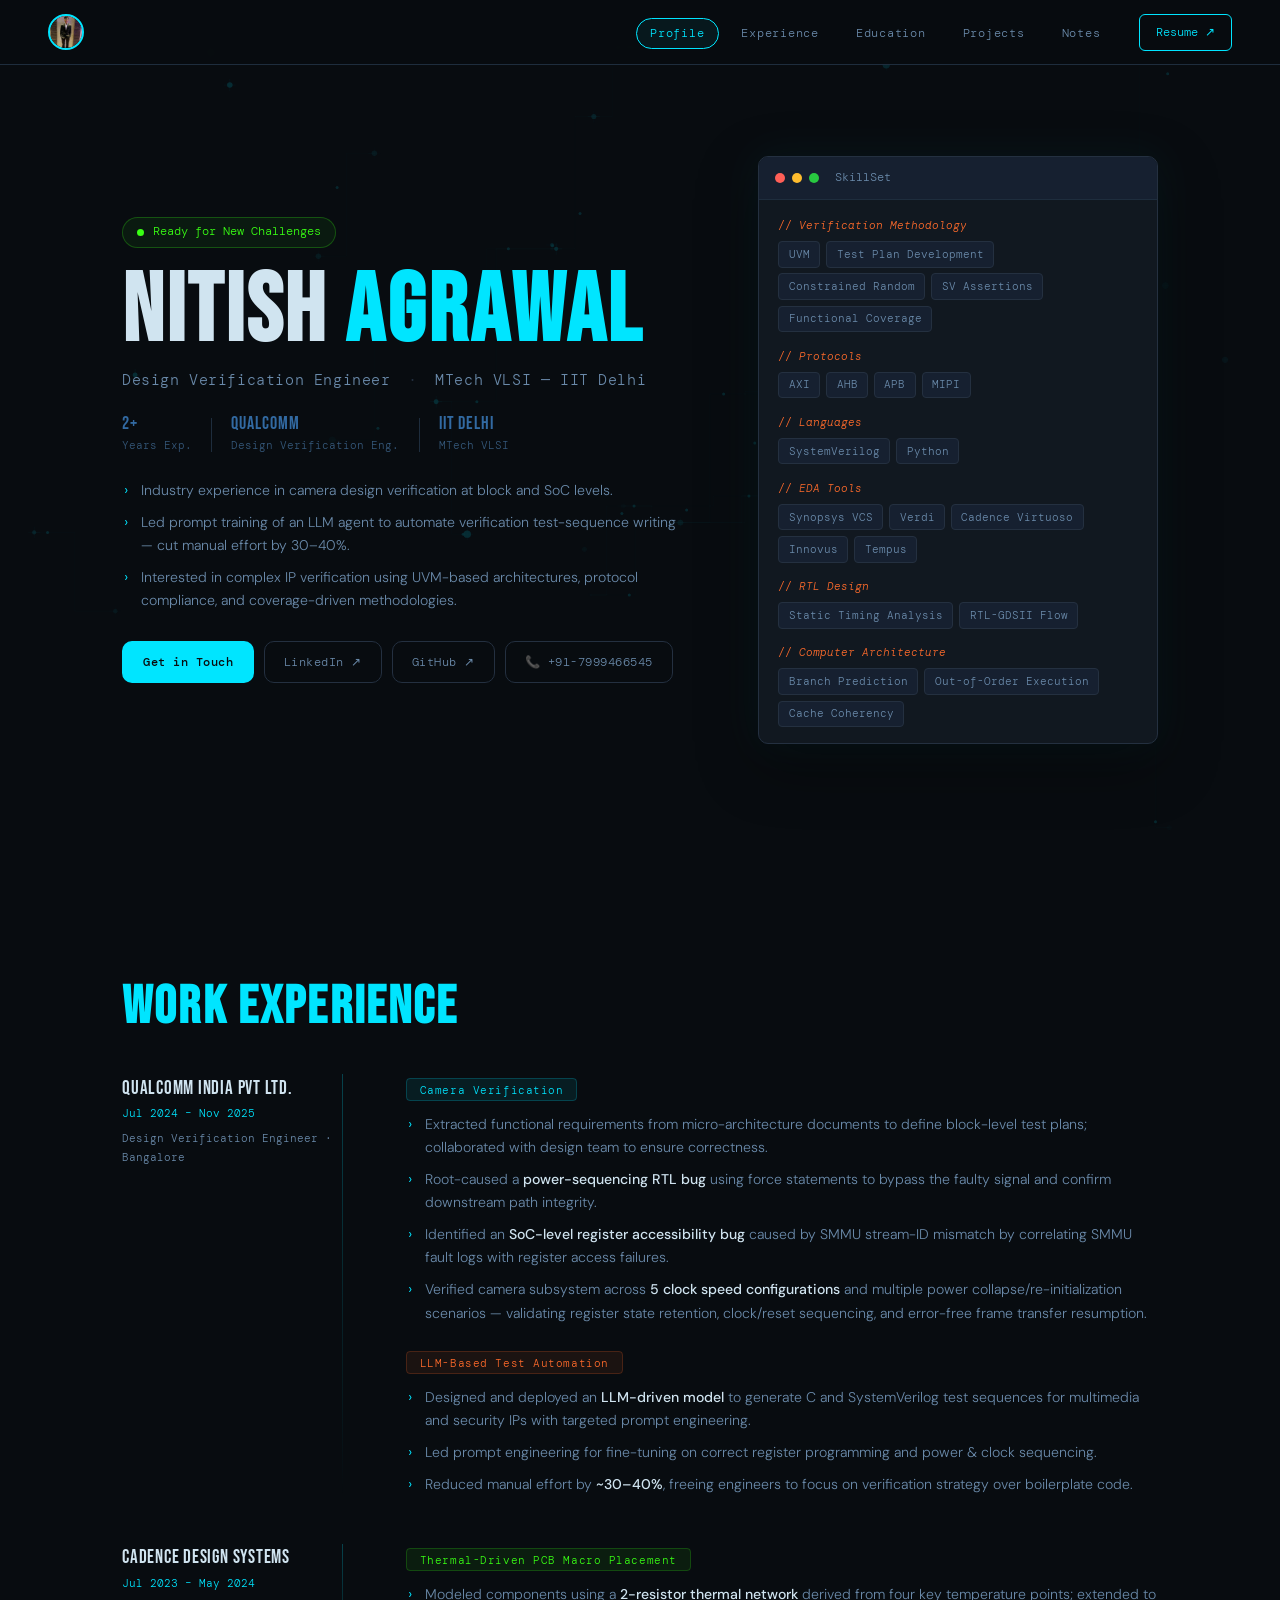
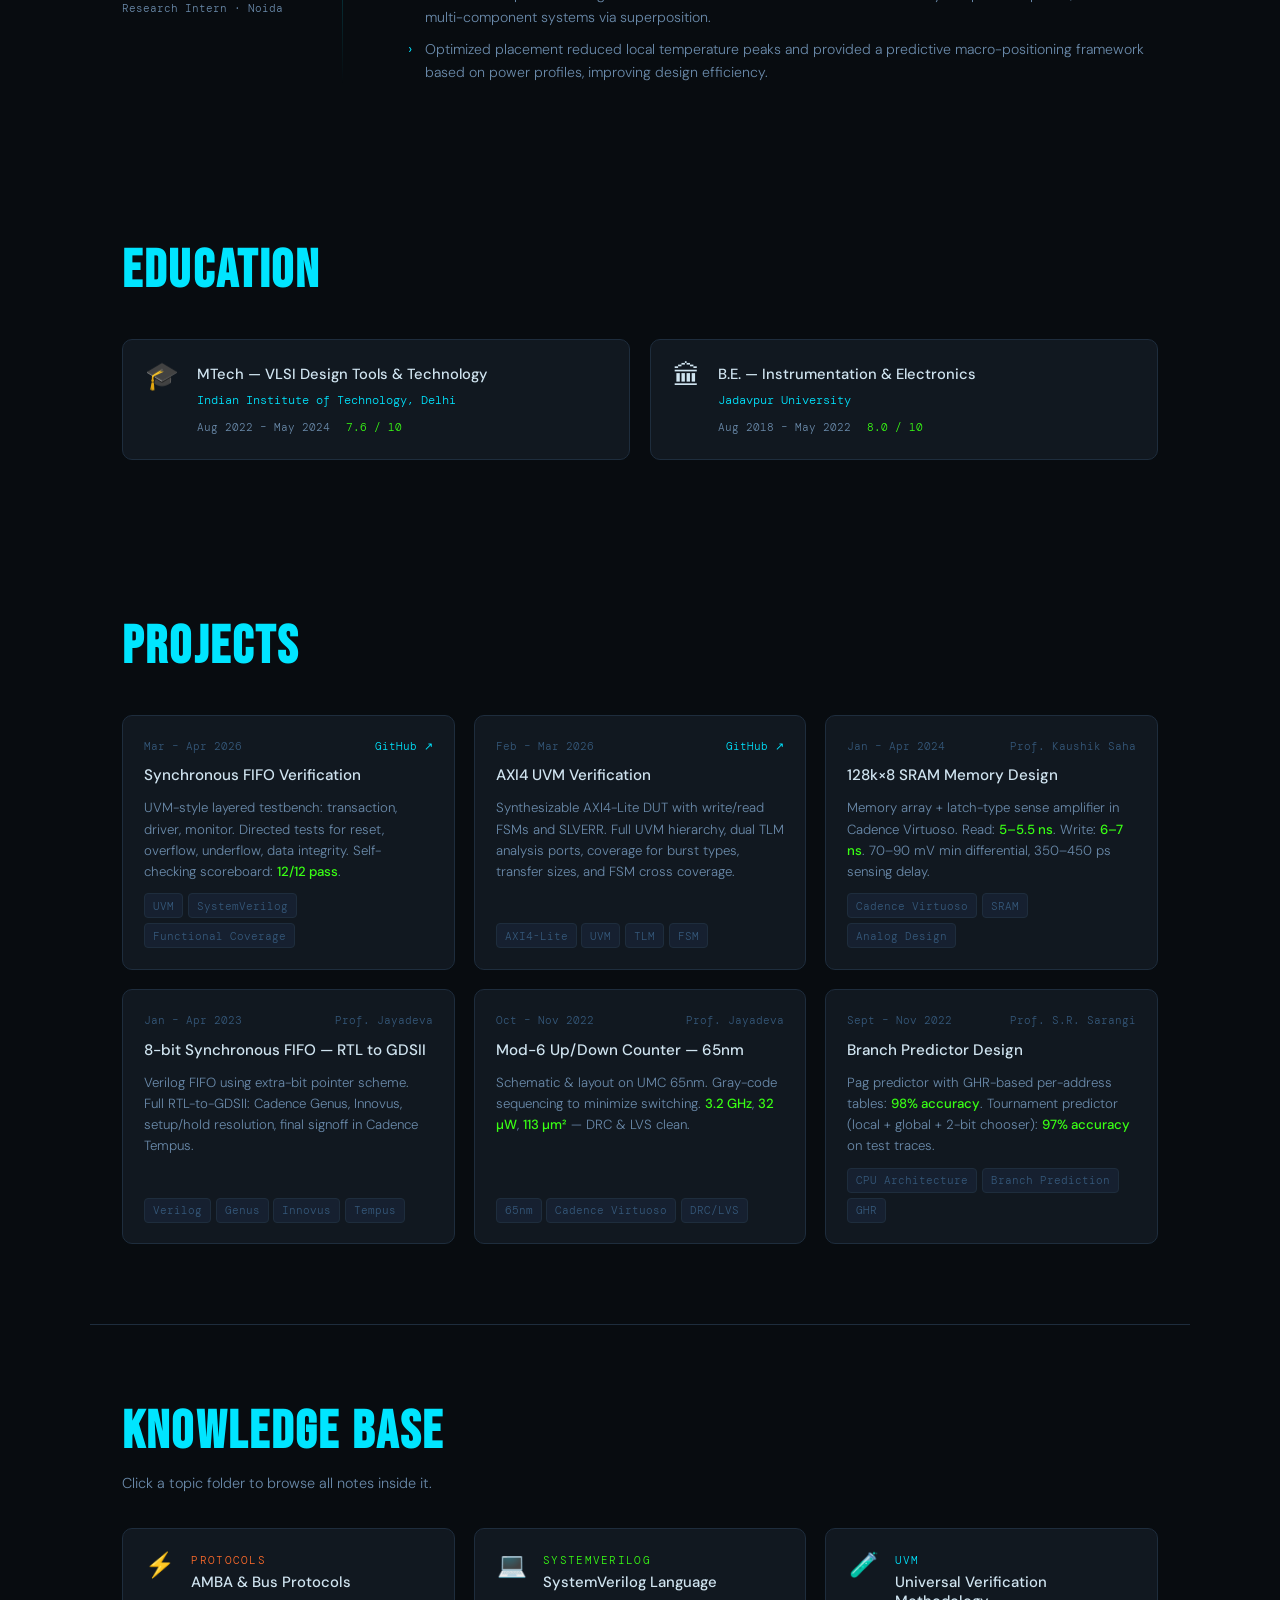
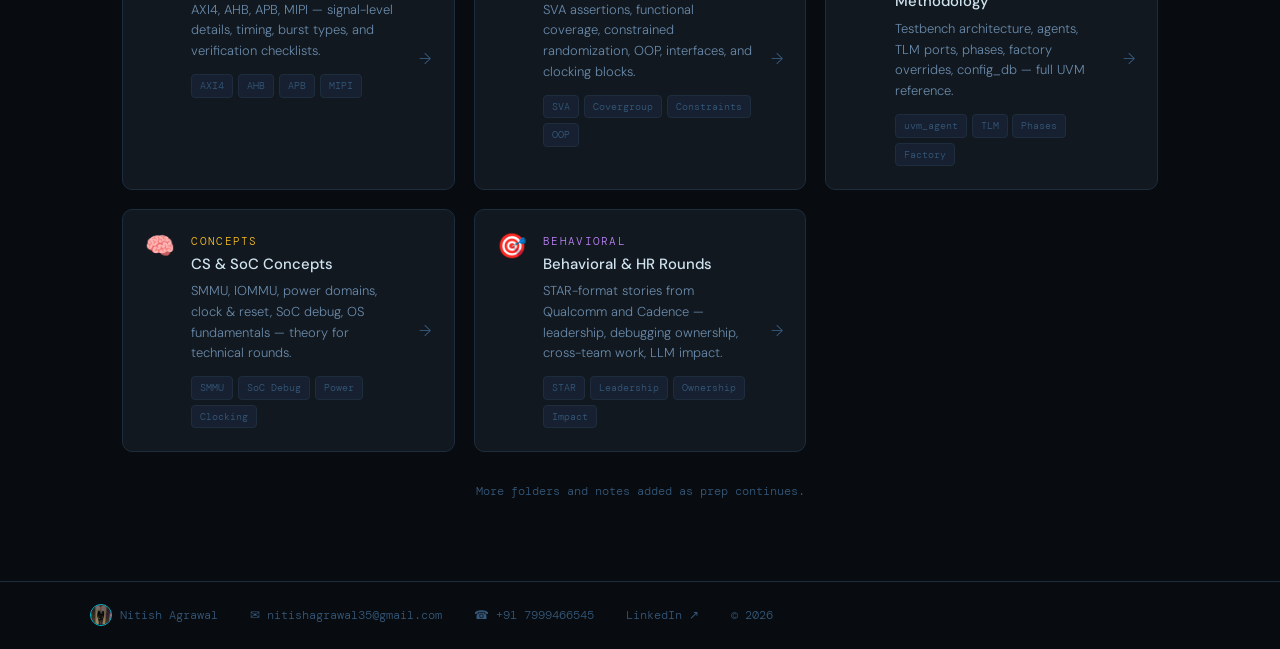
<file: index_new.html>
<!DOCTYPE html>
<html lang="en">
<head>
  <meta charset="UTF-8" />
  <meta name="viewport" content="width=device-width, initial-scale=1.0"/>
  <title>Nitish Agrawal — Design Verification Engineer</title>
  <link rel="stylesheet" href="style_new.css" />
  <link rel="preconnect" href="https://fonts.googleapis.com">
  <link href="https://fonts.googleapis.com/css2?family=Bebas+Neue&family=DM+Mono:ital,wght@0,400;0,500;1,400&family=DM+Sans:wght@300;400;500&display=swap" rel="stylesheet">
</head>
<body>

  <canvas id="circuitCanvas"></canvas>

  <!-- ── NAV ── -->
  <nav id="mainNav">
    <div class="nav-logo">
      <a href="#profile" class="nav-avatar-link">
        <img src="profile.jpg" alt="Nitish Agrawal" class="nav-avatar-img" />
      </a>
    </div>
    <ul class="nav-links">
      <li><a href="#profile"    class="nav-link">Profile</a></li>
      <li><a href="#experience" class="nav-link">Experience</a></li>
      <li><a href="#education"  class="nav-link">Education</a></li>
      <li><a href="#projects"   class="nav-link">Projects</a></li>
      <li><a href="#notes"      class="nav-link">Notes</a></li>
    </ul>
    <!-- Mobile hamburger -->
    <button class="nav-hamburger" id="navHamburger" aria-label="Toggle menu">
      <span></span><span></span><span></span>
    </button>
    <a href="resume.pdf" class="nav-resume" target="_blank">Resume ↗</a>
  </nav>

  <!-- Mobile drawer -->
  <div class="nav-drawer" id="navDrawer">
    <ul>
      <li><a href="#profile"    class="nav-link">Profile</a></li>
      <li><a href="#experience" class="nav-link">Experience</a></li>
      <li><a href="#education"  class="nav-link">Education</a></li>
      <li><a href="#projects"   class="nav-link">Projects</a></li>
      <li><a href="#notes"      class="nav-link">Notes</a></li>
      <li><a href="resume.pdf" target="_blank">Resume ↗</a></li>
    </ul>
  </div>

  <!-- ── HERO ── -->
  <section id="profile" class="section hero-section">
    <div class="hero-grid">

      <!-- LEFT -->
      <div class="hero-left">
        <div class="hero-badge">
          <span class="badge-dot"></span>Ready for New Challenges
        </div>

        <h1 class="hero-name">
          Nitish <span class="accent-line">Agrawal</span>
        </h1>

        <p class="hero-title">
          Design Verification Engineer
          <span class="title-sep">·</span>
          MTech VLSI — IIT Delhi
        </p>

        <div class="stat-row">
          <div class="stat-item">
            <span class="stat-num">2+</span>
            <span class="stat-label">Years Exp.</span>
          </div>
          <div class="stat-divider"></div>
          <div class="stat-item">
            <span class="stat-num">Qualcomm</span>
            <span class="stat-label">Design Verification Eng.</span>
          </div>
          <div class="stat-divider"></div>
          <div class="stat-item">
            <span class="stat-num">IIT Delhi</span>
            <span class="stat-label">MTech VLSI</span>
          </div>
        </div>

        <ul class="hero-bullets">
          <li>Industry experience in camera design verification at block and SoC levels.</li>
          <li>Led prompt training of an LLM agent to automate verification test-sequence writing — cut manual effort by 30–40%.</li>
          <li>Interested in complex IP verification using UVM-based architectures, protocol compliance, and coverage-driven methodologies.</li>
        </ul>

        <div class="hero-links">
          <a href="mailto:nitishagrawal35@gmail.com"        class="btn btn-primary">Get in Touch</a>
          <a href="https://linkedin.com/in/nitish-agrawal"  class="btn btn-ghost" target="_blank">LinkedIn ↗</a>
          <a href="https://github.com/nitishverifies"        class="btn btn-ghost" target="_blank">GitHub ↗</a>
          <a href="tel:+917999466545"                        class="btn btn-ghost">📞 +91-7999466545</a>
        </div>
      </div>

      <!-- RIGHT — skill card -->
      <div class="hero-right">
        <div class="tech-card">
          <div class="tc-header">
            <span class="tc-dot red"></span>
            <span class="tc-dot yellow"></span>
            <span class="tc-dot green"></span>
            <span class="tc-title">SkillSet</span>
          </div>
          <div class="tc-body">
            <div class="tc-section">
              <span class="tc-key">// Verification Methodology</span>
              <div class="tc-vals">
                <span>UVM</span><span>Test Plan Development</span>
                <span>Constrained Random</span><span>SV Assertions</span>
                <span>Functional Coverage</span>
              </div>
            </div>
            <div class="tc-section">
              <span class="tc-key">// Protocols</span>
              <div class="tc-vals">
                <span>AXI</span><span>AHB</span><span>APB</span><span>MIPI</span>
              </div>
            </div>
            <div class="tc-section">
              <span class="tc-key">// Languages</span>
              <div class="tc-vals">
                <span>SystemVerilog</span><span>Python</span>
              </div>
            </div>
            <div class="tc-section">
              <span class="tc-key">// EDA Tools</span>
              <div class="tc-vals">
                <span>Synopsys VCS</span><span>Verdi</span>
                <span>Cadence Virtuoso</span><span>Innovus</span><span>Tempus</span>
              </div>
            </div>
            <div class="tc-section">
              <span class="tc-key">// RTL Design</span>
              <div class="tc-vals">
                <span>Static Timing Analysis</span><span>RTL-GDSII Flow</span>
              </div>
            </div>
            <div class="tc-section">
              <span class="tc-key">// Computer Architecture</span>
              <div class="tc-vals">
                <span>Branch Prediction</span><span>Out-of-Order Execution</span><span>Cache Coherency</span>
              </div>
            </div>
          </div>
        </div>
      </div>

    </div>
  </section>

  <!-- ── EXPERIENCE ── -->
  <section id="experience" class="section">
    <h2 class="section-title"><em>Work Experience</em></h2>
    <div class="timeline">

      <div class="tl-item reveal">
        <div class="tl-meta">
          <span class="tl-company">Qualcomm India Pvt Ltd.</span>
          <span class="tl-period">Jul 2024 – Nov 2025</span>
          <span class="tl-role">Design Verification Engineer · Bangalore</span>
        </div>
        <div class="tl-content">
          <div class="tl-project">
            <div class="tl-proj-header"><span class="proj-tag cam">Camera Verification</span></div>
            <ul class="tl-bullets">
              <li>Extracted functional requirements from micro-architecture documents to define block-level test plans; collaborated with design team to ensure correctness.</li>
              <li>Root-caused a <strong>power-sequencing RTL bug</strong> using force statements to bypass the faulty signal and confirm downstream path integrity.</li>
              <li>Identified an <strong>SoC-level register accessibility bug</strong> caused by SMMU stream-ID mismatch by correlating SMMU fault logs with register access failures.</li>
              <li>Verified camera subsystem across <strong>5 clock speed configurations</strong> and multiple power collapse/re-initialization scenarios — validating register state retention, clock/reset sequencing, and error-free frame transfer resumption.</li>
            </ul>
          </div>
          <div class="tl-project">
            <div class="tl-proj-header"><span class="proj-tag llm">LLM-Based Test Automation</span></div>
            <ul class="tl-bullets">
              <li>Designed and deployed an <strong>LLM-driven model</strong> to generate C and SystemVerilog test sequences for multimedia and security IPs with targeted prompt engineering.</li>
              <li>Led prompt engineering for fine-tuning on correct register programming and power &amp; clock sequencing.</li>
              <li>Reduced manual effort by <strong>~30–40%</strong>, freeing engineers to focus on verification strategy over boilerplate code.</li>
            </ul>
          </div>
        </div>
      </div>

      <div class="tl-item reveal">
        <div class="tl-meta">
          <span class="tl-company">Cadence Design Systems</span>
          <span class="tl-period">Jul 2023 – May 2024</span>
          <span class="tl-role">Research Intern · Noida</span>
        </div>
        <div class="tl-content">
          <div class="tl-project">
            <div class="tl-proj-header"><span class="proj-tag thermal">Thermal-Driven PCB Macro Placement</span></div>
            <ul class="tl-bullets">
              <li>Modeled components using a <strong>2-resistor thermal network</strong> derived from four key temperature points; extended to multi-component systems via superposition.</li>
              <li>Optimized placement reduced local temperature peaks and provided a predictive macro-positioning framework based on power profiles, improving design efficiency.</li>
            </ul>
          </div>
        </div>
      </div>

    </div>
  </section>

  <!-- ── EDUCATION ── -->
  <section id="education" class="section edu-section">
    <h2 class="section-title"><em>Education</em></h2>
    <div class="edu-grid">
      <div class="edu-card reveal">
        <div class="edu-icon">🎓</div>
        <div class="edu-info">
          <h3>MTech — VLSI Design Tools &amp; Technology</h3>
          <p class="edu-institute">Indian Institute of Technology, Delhi</p>
          <div class="edu-meta">
            <span>Aug 2022 – May 2024</span>
            <span class="edu-gpa">7.6 / 10</span>
          </div>
        </div>
      </div>
      <div class="edu-card reveal">
        <div class="edu-icon">🏛</div>
        <div class="edu-info">
          <h3>B.E. — Instrumentation &amp; Electronics</h3>
          <p class="edu-institute">Jadavpur University</p>
          <div class="edu-meta">
            <span>Aug 2018 – May 2022</span>
            <span class="edu-gpa">8.0 / 10</span>
          </div>
        </div>
      </div>
    </div>
  </section>

  <!-- ── PROJECTS ── -->
  <section id="projects" class="section">
    <h2 class="section-title"><em>Projects</em></h2>
    <div class="proj-grid">

      <div class="proj-card reveal">
        <div class="proj-top"><span class="proj-period">Mar – Apr 2026</span><a href="https://github.com/nitishverifies" class="proj-gh" target="_blank">GitHub ↗</a></div>
        <h3 class="proj-title">Synchronous FIFO Verification</h3>
        <p class="proj-desc">UVM-style layered testbench: transaction, driver, monitor. Directed tests for reset, overflow, underflow, data integrity. Self-checking scoreboard: <strong>12/12 pass</strong>.</p>
        <div class="proj-tags"><span>UVM</span><span>SystemVerilog</span><span>Functional Coverage</span></div>
      </div>

      <div class="proj-card reveal">
        <div class="proj-top"><span class="proj-period">Feb – Mar 2026</span><a href="https://github.com/nitishverifies" class="proj-gh" target="_blank">GitHub ↗</a></div>
        <h3 class="proj-title">AXI4 UVM Verification</h3>
        <p class="proj-desc">Synthesizable AXI4-Lite DUT with write/read FSMs and SLVERR. Full UVM hierarchy, dual TLM analysis ports, coverage for burst types, transfer sizes, and FSM cross coverage.</p>
        <div class="proj-tags"><span>AXI4-Lite</span><span>UVM</span><span>TLM</span><span>FSM</span></div>
      </div>

      <div class="proj-card reveal">
        <div class="proj-top"><span class="proj-period">Jan – Apr 2024</span><span class="proj-collab">Prof. Kaushik Saha</span></div>
        <h3 class="proj-title">128k×8 SRAM Memory Design</h3>
        <p class="proj-desc">Memory array + latch-type sense amplifier in Cadence Virtuoso. Read: <strong>5–5.5 ns</strong>. Write: <strong>6–7 ns</strong>. 70–90 mV min differential, 350–450 ps sensing delay.</p>
        <div class="proj-tags"><span>Cadence Virtuoso</span><span>SRAM</span><span>Analog Design</span></div>
      </div>

      <div class="proj-card reveal">
        <div class="proj-top"><span class="proj-period">Jan – Apr 2023</span><span class="proj-collab">Prof. Jayadeva</span></div>
        <h3 class="proj-title">8-bit Synchronous FIFO — RTL to GDSII</h3>
        <p class="proj-desc">Verilog FIFO using extra-bit pointer scheme. Full RTL-to-GDSII: Cadence Genus, Innovus, setup/hold resolution, final signoff in Cadence Tempus.</p>
        <div class="proj-tags"><span>Verilog</span><span>Genus</span><span>Innovus</span><span>Tempus</span></div>
      </div>

      <div class="proj-card reveal">
        <div class="proj-top"><span class="proj-period">Oct – Nov 2022</span><span class="proj-collab">Prof. Jayadeva</span></div>
        <h3 class="proj-title">Mod-6 Up/Down Counter — 65nm</h3>
        <p class="proj-desc">Schematic &amp; layout on UMC 65nm. Gray-code sequencing to minimize switching. <strong>3.2 GHz</strong>, <strong>32 µW</strong>, <strong>113 µm²</strong> — DRC &amp; LVS clean.</p>
        <div class="proj-tags"><span>65nm</span><span>Cadence Virtuoso</span><span>DRC/LVS</span></div>
      </div>

      <div class="proj-card reveal">
        <div class="proj-top"><span class="proj-period">Sept – Nov 2022</span><span class="proj-collab">Prof. S.R. Sarangi</span></div>
        <h3 class="proj-title">Branch Predictor Design</h3>
        <p class="proj-desc">Pag predictor with GHR-based per-address tables: <strong>98% accuracy</strong>. Tournament predictor (local + global + 2-bit chooser): <strong>97% accuracy</strong> on test traces.</p>
        <div class="proj-tags"><span>CPU Architecture</span><span>Branch Prediction</span><span>GHR</span></div>
      </div>

    </div>
  </section>

  <!-- ── NOTES ── -->
  <section id="notes" class="section notes-section">
    <h2 class="section-title"><em>Knowledge Base</em></h2>
    <p class="section-sub">Click a topic folder to browse all notes inside it.</p>

    <div class="folder-grid">

      <a href="notes/protocols/index.html" class="folder-card reveal">
        <div class="folder-stripe" style="background:var(--accent2);"></div>
        <div class="folder-icon">⚡</div>
        <div class="folder-body">
          <span class="folder-topic" style="color:var(--accent2);">Protocols</span>
          <h3 class="folder-name">AMBA &amp; Bus Protocols</h3>
          <p class="folder-desc">AXI4, AHB, APB, MIPI — signal-level details, timing, burst types, and verification checklists.</p>
          <div class="folder-pills"><span>AXI4</span><span>AHB</span><span>APB</span><span>MIPI</span></div>
        </div>
        <span class="folder-arrow">→</span>
      </a>

      <a href="notes/systemverilog/index.html" class="folder-card reveal">
        <div class="folder-stripe" style="background:var(--accent3);"></div>
        <div class="folder-icon">💻</div>
        <div class="folder-body">
          <span class="folder-topic" style="color:var(--accent3);">SystemVerilog</span>
          <h3 class="folder-name">SystemVerilog Language</h3>
          <p class="folder-desc">SVA assertions, functional coverage, constrained randomization, OOP, interfaces, and clocking blocks.</p>
          <div class="folder-pills"><span>SVA</span><span>Covergroup</span><span>Constraints</span><span>OOP</span></div>
        </div>
        <span class="folder-arrow">→</span>
      </a>

      <a href="notes/uvm/index.html" class="folder-card reveal">
        <div class="folder-stripe" style="background:var(--accent);"></div>
        <div class="folder-icon">🧪</div>
        <div class="folder-body">
          <span class="folder-topic" style="color:var(--accent);">UVM</span>
          <h3 class="folder-name">Universal Verification Methodology</h3>
          <p class="folder-desc">Testbench architecture, agents, TLM ports, phases, factory overrides, config_db — full UVM reference.</p>
          <div class="folder-pills"><span>uvm_agent</span><span>TLM</span><span>Phases</span><span>Factory</span></div>
        </div>
        <span class="folder-arrow">→</span>
      </a>

      <a href="notes/concepts/index.html" class="folder-card reveal">
        <div class="folder-stripe" style="background:#fbbf24;"></div>
        <div class="folder-icon">🧠</div>
        <div class="folder-body">
          <span class="folder-topic" style="color:#fbbf24;">Concepts</span>
          <h3 class="folder-name">CS &amp; SoC Concepts</h3>
          <p class="folder-desc">SMMU, IOMMU, power domains, clock &amp; reset, SoC debug, OS fundamentals — theory for technical rounds.</p>
          <div class="folder-pills"><span>SMMU</span><span>SoC Debug</span><span>Power</span><span>Clocking</span></div>
        </div>
        <span class="folder-arrow">→</span>
      </a>

      <a href="notes/behavioral/index.html" class="folder-card reveal">
        <div class="folder-stripe" style="background:#c084fc;"></div>
        <div class="folder-icon">🎯</div>
        <div class="folder-body">
          <span class="folder-topic" style="color:#c084fc;">Behavioral</span>
          <h3 class="folder-name">Behavioral &amp; HR Rounds</h3>
          <p class="folder-desc">STAR-format stories from Qualcomm and Cadence — leadership, debugging ownership, cross-team work, LLM impact.</p>
          <div class="folder-pills"><span>STAR</span><span>Leadership</span><span>Ownership</span><span>Impact</span></div>
        </div>
        <span class="folder-arrow">→</span>
      </a>

    </div>
    <p class="notes-cta">More folders and notes added as prep continues.</p>
  </section>

  <!-- ── FOOTER ── -->
  <footer>
    <div class="footer-inner">
      <span class="footer-name">
        <img src="profile.jpg" alt="" class="footer-avatar" />
        Nitish Agrawal
      </span>
      <a href="mailto:nitishagrawal35@gmail.com">✉ nitishagrawal35@gmail.com</a>
      <a href="tel:+917999466545">☎ +91 7999466545</a>
      <a href="https://linkedin.com/in/nitish-agrawal" target="_blank">LinkedIn ↗</a>
      <span id="year"></span>
    </div>
  </footer>

  <script src="script_new.js"></script>
</body>
</html>
</file>
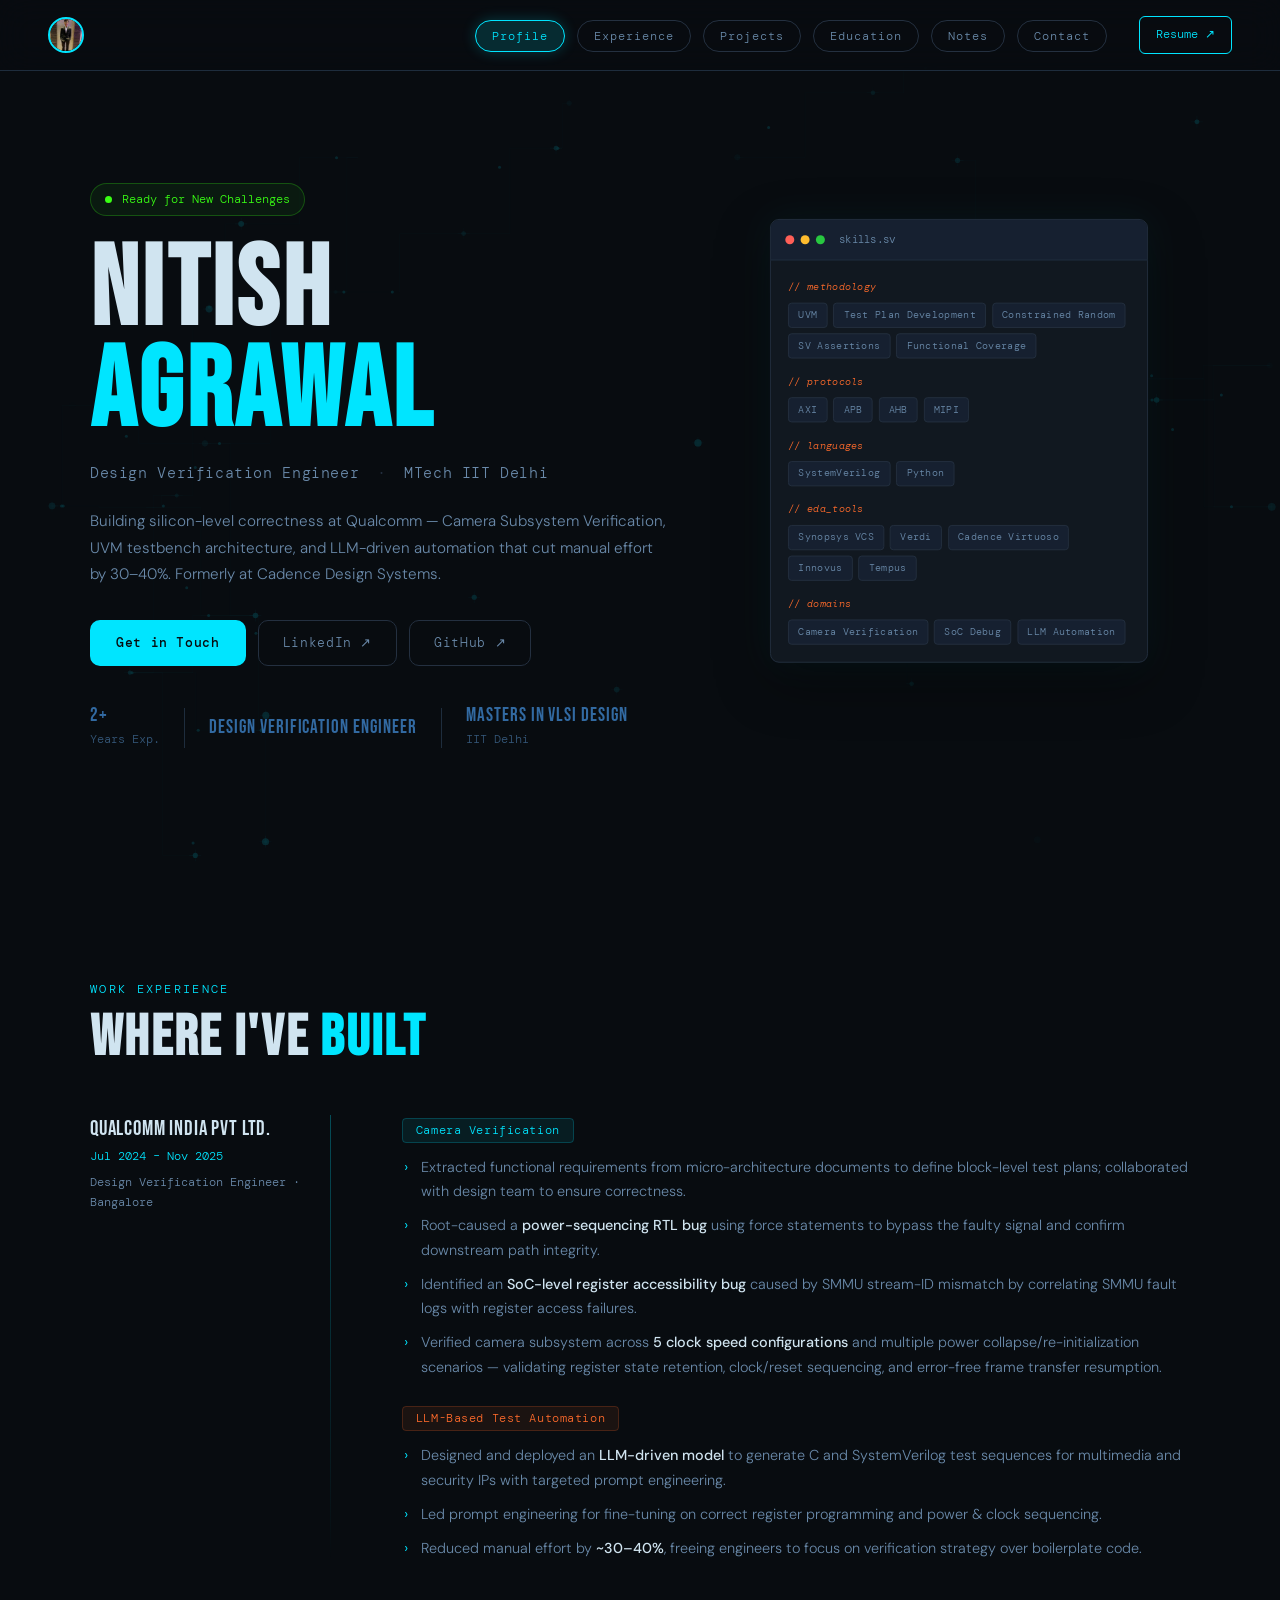
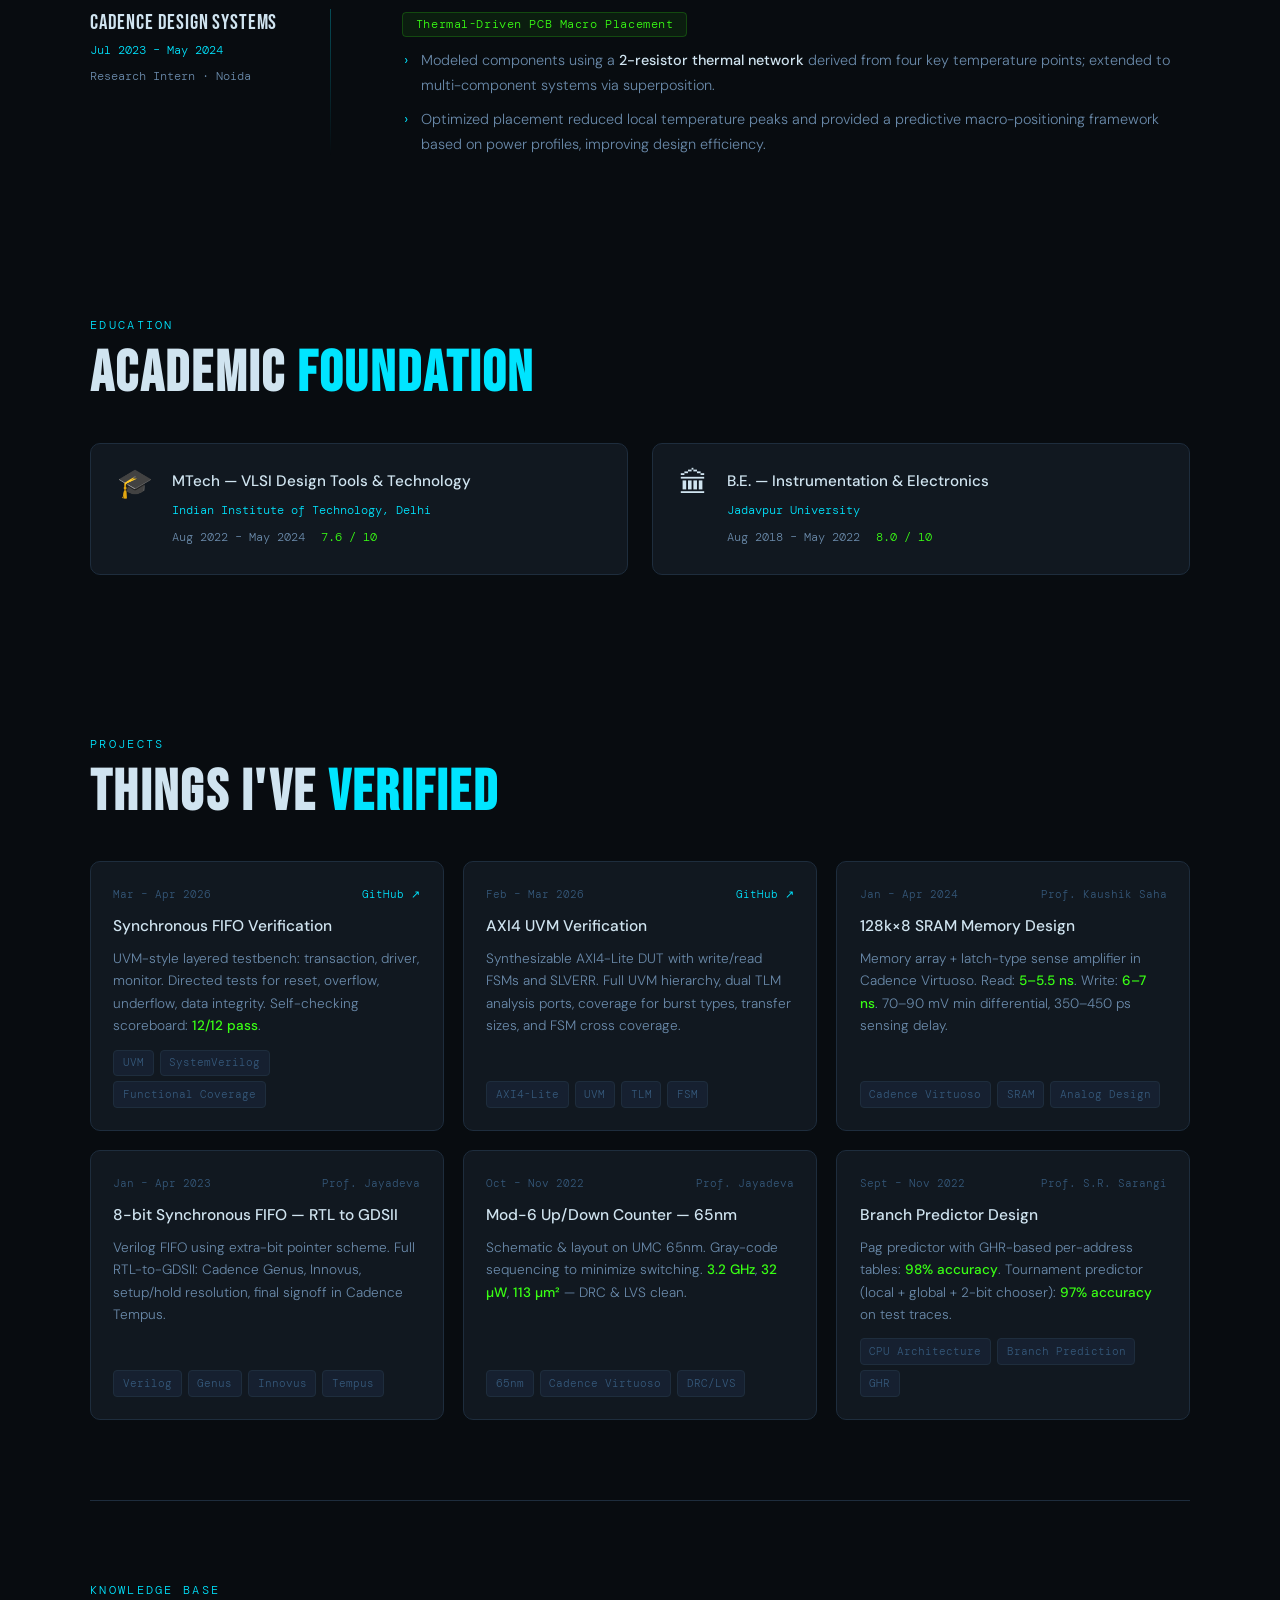
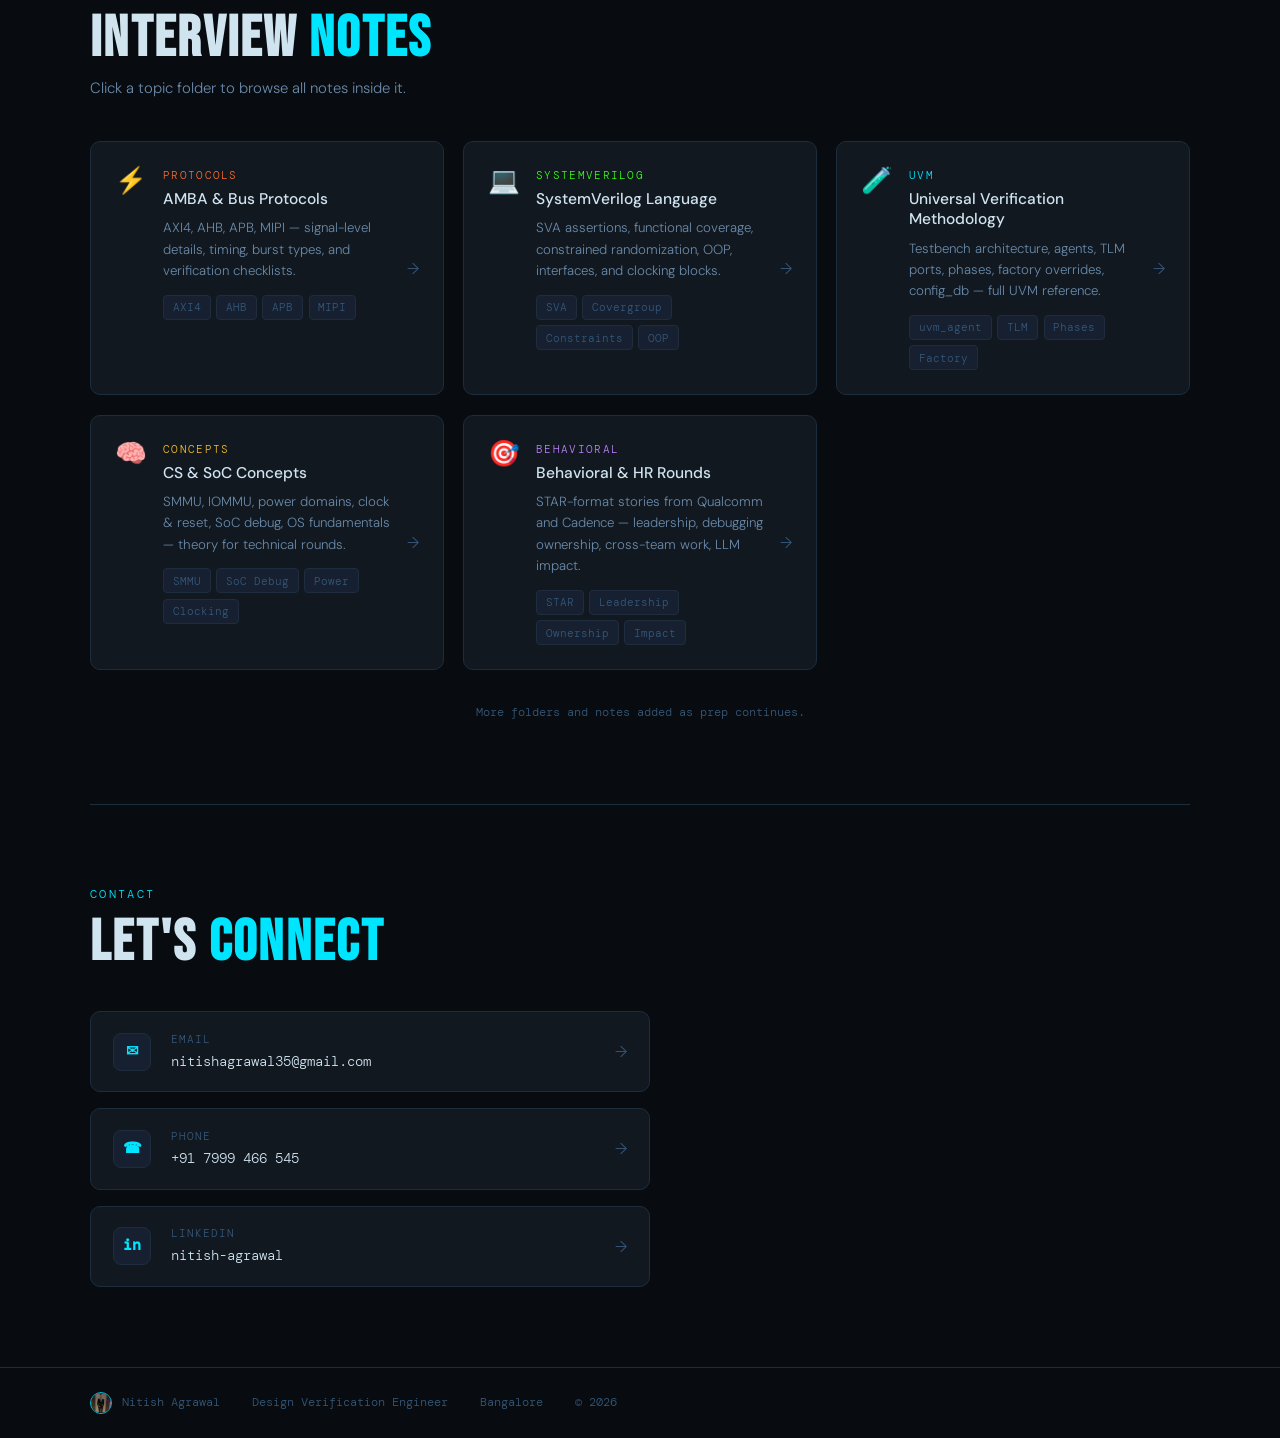
<file: index_old.html>
<!DOCTYPE html>
<html lang="en">
<head>
  <meta charset="UTF-8" />
  <meta name="viewport" content="width=device-width, initial-scale=1.0"/>
  <title>Nitish Agrawal — Design Verification Engineer</title>
  <link rel="stylesheet" href="style.css" />
  <link rel="preconnect" href="https://fonts.googleapis.com">
  <link href="https://fonts.googleapis.com/css2?family=Bebas+Neue&family=DM+Mono:ital,wght@0,400;0,500;1,400&family=DM+Sans:wght@300;400;500&display=swap" rel="stylesheet">
</head>
<body>

  <canvas id="circuitCanvas"></canvas>

  <nav id="mainNav">
    <div class="nav-logo">
      <a href="#profile" class="nav-avatar-link">
        <img src="profile.jpg" alt="Nitish Agrawal" class="nav-avatar-img" />
      </a>
    </div>
    <ul class="nav-links">
      <li><a href="#profile"    class="nav-link experience-btn">Profile</a></li>
      <li><a href="#experience"  class="nav-link experience-btn">Experience</a></li>
      <li><a href="#projects"    class="nav-link experience-btn">Projects</a></li>
      <li><a href="#education"  class="nav-link experience-btn">Education</a></li>
      <li><a href="#notes"      class="nav-link experience-btn">Notes</a></li>
      <li><a href="#contact"     class="nav-link experience-btn">Contact</a></li>
    </ul>
    <a href="resume.pdf" class="nav-resume" target="_blank">Resume ↗</a>
  </nav>

  <!-- HERO -->
  <section id="profile" class="section hero-section">
    <div class="hero-grid">
      <div class="hero-left">
        <div class="hero-badge"><span class="badge-dot"></span>Ready for New Challenges</div>
        <h1 class="hero-name">
          <span class="name-line">Nitish</span>
          <span class="name-line accent-line">Agrawal</span>
        </h1>
        <p class="hero-title">Design Verification Engineer <span class="title-sep">·</span> MTech IIT Delhi</p>
        <p class="hero-bio">
          Building silicon-level correctness at Qualcomm — Camera Subsystem Verification,
          UVM testbench architecture, and LLM-driven automation that cut manual effort by 30–40%.
          Formerly at Cadence Design Systems.
        </p>
        <div class="hero-links">
          <a href="mailto:nitishagrawal35@gmail.com" class="btn btn-primary">Get in Touch</a>
          <a href="https://linkedin.com/in/nitish-agrawal" class="btn btn-ghost" target="_blank">LinkedIn ↗</a>
          <a href="https://github.com/nitish-agrawal" class="btn btn-ghost" target="_blank">GitHub ↗</a>
        </div>
        <div class="stat-row">
          <div class="stat-item"><span class="stat-num">2+</span><span class="stat-label">Years Exp.</span></div>
          <div class="stat-divider"></div>
          <div class="stat-item"><span class="stat-num">Design Verification Engineer</span></div>
          <div class="stat-divider"></div>
          <div class="stat-item"><span class="stat-num">Masters in VLSI Design</span><span class="stat-label">IIT Delhi</span></div>
        </div>
      </div>

      <div class="hero-right">
        <div class="tech-card">
          <div class="tc-header">
            <span class="tc-dot red"></span><span class="tc-dot yellow"></span><span class="tc-dot green"></span>
            <span class="tc-title">skills.sv</span>
          </div>
          <div class="tc-body">
            <div class="tc-section">
              <span class="tc-key">// methodology</span>
              <div class="tc-vals"><span>UVM</span><span>Test Plan Development</span><span>Constrained Random</span><span>SV Assertions</span><span>Functional Coverage</span></div>
            </div>
            <div class="tc-section">
              <span class="tc-key">// protocols</span>
              <div class="tc-vals"><span>AXI</span><span>APB</span><span>AHB</span><span>MIPI</span></div>
            </div>
            <div class="tc-section">
              <span class="tc-key">// languages</span>
              <div class="tc-vals"><span>SystemVerilog</span><span>Python</span></div>
            </div>
            <div class="tc-section">
              <span class="tc-key">// eda_tools</span>
              <div class="tc-vals"><span>Synopsys VCS</span><span>Verdi</span><span>Cadence Virtuoso</span><span>Innovus</span><span>Tempus</span></div>
            </div>
            <div class="tc-section">
              <span class="tc-key">// domains</span>
              <div class="tc-vals"><span>Camera Verification</span><span>SoC Debug</span><span>LLM Automation</span></div>
            </div>
          </div>
        </div>
      </div>
    </div>
  </section>

  <!-- EXPERIENCE -->
  <section id="experience" class="section">
    <div class="section-label">Work Experience</div>
    <h2 class="section-title">Where I've <em>Built</em></h2>
    <div class="timeline">

      <div class="tl-item reveal">
        <div class="tl-meta">
          <span class="tl-company">Qualcomm India Pvt Ltd.</span>
          <span class="tl-period">Jul 2024 – Nov 2025</span>
          <span class="tl-role">Design Verification Engineer · Bangalore</span>
        </div>
        <div class="tl-content">
          <div class="tl-project">
            <div class="tl-proj-header"><span class="proj-tag cam">Camera Verification</span></div>
            <ul class="tl-bullets">
              <li>Extracted functional requirements from micro-architecture documents to define block-level test plans; collaborated with design team to ensure correctness.</li>
              <li>Root-caused a <strong>power-sequencing RTL bug</strong> using force statements to bypass the faulty signal and confirm downstream path integrity.</li>
              <li>Identified an <strong>SoC-level register accessibility bug</strong> caused by SMMU stream-ID mismatch by correlating SMMU fault logs with register access failures.</li>
              <li>Verified camera subsystem across <strong>5 clock speed configurations</strong> and multiple power collapse/re-initialization scenarios — validating register state retention, clock/reset sequencing, and error-free frame transfer resumption.</li>
            </ul>
          </div>
          <div class="tl-project">
            <div class="tl-proj-header"><span class="proj-tag llm">LLM-Based Test Automation</span></div>
            <ul class="tl-bullets">
              <li>Designed and deployed an <strong>LLM-driven model</strong> to generate C and SystemVerilog test sequences for multimedia and security IPs with targeted prompt engineering.</li>
              <li>Led prompt engineering for fine-tuning on correct register programming and power &amp; clock sequencing.</li>
              <li>Reduced manual effort by <strong>~30–40%</strong>, freeing engineers to focus on verification strategy over boilerplate code.</li>
            </ul>
          </div>
        </div>
      </div>

      <div class="tl-item reveal">
        <div class="tl-meta">
          <span class="tl-company">Cadence Design Systems</span>
          <span class="tl-period">Jul 2023 – May 2024</span>
          <span class="tl-role">Research Intern · Noida</span>
        </div>
        <div class="tl-content">
          <div class="tl-project">
            <div class="tl-proj-header"><span class="proj-tag thermal">Thermal-Driven PCB Macro Placement</span></div>
            <ul class="tl-bullets">
              <li>Modeled components using a <strong>2-resistor thermal network</strong> derived from four key temperature points; extended to multi-component systems via superposition.</li>
              <li>Optimized placement reduced local temperature peaks and provided a predictive macro-positioning framework based on power profiles, improving design efficiency.</li>
            </ul>
          </div>
        </div>
      </div>

    </div>
  </section>

  <!-- EDUCATION -->
  <section id="education" class="section edu-section">
    <div class="section-label">Education</div>
    <h2 class="section-title">Academic <em>Foundation</em></h2>
    <div class="edu-grid">
      <div class="edu-card reveal">
        <div class="edu-icon">🎓</div>
        <div class="edu-info">
          <h3>MTech — VLSI Design Tools &amp; Technology</h3>
          <p class="edu-institute">Indian Institute of Technology, Delhi</p>
          <div class="edu-meta"><span>Aug 2022 – May 2024</span><span class="edu-gpa">7.6 / 10</span></div>
        </div>
      </div>
      <div class="edu-card reveal">
        <div class="edu-icon">🏛</div>
        <div class="edu-info">
          <h3>B.E. — Instrumentation &amp; Electronics</h3>
          <p class="edu-institute">Jadavpur University</p>
          <div class="edu-meta"><span>Aug 2018 – May 2022</span><span class="edu-gpa">8.0 / 10</span></div>
        </div>
      </div>
    </div>
  </section>

  <!-- PROJECTS -->
  <section id="projects" class="section">
    <div class="section-label">Projects</div>
    <h2 class="section-title">Things I've <em>Verified</em></h2>
    <div class="proj-grid">

      <div class="proj-card reveal">
        <div class="proj-top"><span class="proj-period">Mar – Apr 2026</span><a href="https://github.com/nitish-agrawal" class="proj-gh" target="_blank">GitHub ↗</a></div>
        <h3 class="proj-title">Synchronous FIFO Verification</h3>
        <p class="proj-desc">UVM-style layered testbench: transaction, driver, monitor. Directed tests for reset, overflow, underflow, data integrity. Self-checking scoreboard: <strong>12/12 pass</strong>.</p>
        <div class="proj-tags"><span>UVM</span><span>SystemVerilog</span><span>Functional Coverage</span></div>
      </div>

      <div class="proj-card reveal">
        <div class="proj-top"><span class="proj-period">Feb – Mar 2026</span><a href="https://github.com/nitish-agrawal" class="proj-gh" target="_blank">GitHub ↗</a></div>
        <h3 class="proj-title">AXI4 UVM Verification</h3>
        <p class="proj-desc">Synthesizable AXI4-Lite DUT with write/read FSMs and SLVERR. Full UVM hierarchy, dual TLM analysis ports, coverage for burst types, transfer sizes, and FSM cross coverage.</p>
        <div class="proj-tags"><span>AXI4-Lite</span><span>UVM</span><span>TLM</span><span>FSM</span></div>
      </div>

      <div class="proj-card reveal">
        <div class="proj-top"><span class="proj-period">Jan – Apr 2024</span><span class="proj-collab">Prof. Kaushik Saha</span></div>
        <h3 class="proj-title">128k×8 SRAM Memory Design</h3>
        <p class="proj-desc">Memory array + latch-type sense amplifier in Cadence Virtuoso. Read: <strong>5–5.5 ns</strong>. Write: <strong>6–7 ns</strong>. 70–90 mV min differential, 350–450 ps sensing delay.</p>
        <div class="proj-tags"><span>Cadence Virtuoso</span><span>SRAM</span><span>Analog Design</span></div>
      </div>

      <div class="proj-card reveal">
        <div class="proj-top"><span class="proj-period">Jan – Apr 2023</span><span class="proj-collab">Prof. Jayadeva</span></div>
        <h3 class="proj-title">8-bit Synchronous FIFO — RTL to GDSII</h3>
        <p class="proj-desc">Verilog FIFO using extra-bit pointer scheme. Full RTL-to-GDSII: Cadence Genus, Innovus, setup/hold resolution, final signoff in Cadence Tempus.</p>
        <div class="proj-tags"><span>Verilog</span><span>Genus</span><span>Innovus</span><span>Tempus</span></div>
      </div>

      <div class="proj-card reveal">
        <div class="proj-top"><span class="proj-period">Oct – Nov 2022</span><span class="proj-collab">Prof. Jayadeva</span></div>
        <h3 class="proj-title">Mod-6 Up/Down Counter — 65nm</h3>
        <p class="proj-desc">Schematic &amp; layout on UMC 65nm. Gray-code sequencing to minimize switching. <strong>3.2 GHz</strong>, <strong>32 µW</strong>, <strong>113 µm²</strong> — DRC &amp; LVS clean.</p>
        <div class="proj-tags"><span>65nm</span><span>Cadence Virtuoso</span><span>DRC/LVS</span></div>
      </div>

      <div class="proj-card reveal">
        <div class="proj-top"><span class="proj-period">Sept – Nov 2022</span><span class="proj-collab">Prof. S.R. Sarangi</span></div>
        <h3 class="proj-title">Branch Predictor Design</h3>
        <p class="proj-desc">Pag predictor with GHR-based per-address tables: <strong>98% accuracy</strong>. Tournament predictor (local + global + 2-bit chooser): <strong>97% accuracy</strong> on test traces.</p>
        <div class="proj-tags"><span>CPU Architecture</span><span>Branch Prediction</span><span>GHR</span></div>
      </div>

    </div>
  </section>

  <!-- INTERVIEW NOTES -->
  <section id="notes" class="section notes-section">
    <div class="section-label">Knowledge Base</div>
    <h2 class="section-title">Interview <em>Notes</em></h2>
    <p class="section-sub">Click a topic folder to browse all notes inside it.</p>

    <!-- =====================================================
      FOLDER CARDS
      To add a new topic folder:
        1. Copy one <a class="folder-card"> block below
        2. Change: href, folder-color style, folder-icon,
                   folder-topic, folder-name, folder-desc, pills
        3. Create the matching notes/FOLDERNAME/index.html
        4. git add . && git commit && git push
    ===================================================== -->
    <div class="folder-grid">

      <a href="notes/protocols/index.html" class="folder-card reveal">
        <div class="folder-stripe" style="background:var(--accent2);"></div>
        <div class="folder-icon">⚡</div>
        <div class="folder-body">
          <span class="folder-topic" style="color:var(--accent2);">Protocols</span>
          <h3 class="folder-name">AMBA &amp; Bus Protocols</h3>
          <p class="folder-desc">AXI4, AHB, APB, MIPI — signal-level details, timing, burst types, and verification checklists.</p>
          <div class="folder-pills"><span>AXI4</span><span>AHB</span><span>APB</span><span>MIPI</span></div>
        </div>
        <span class="folder-arrow">→</span>
      </a>

      <a href="notes/systemverilog/index.html" class="folder-card reveal">
        <div class="folder-stripe" style="background:var(--accent3);"></div>
        <div class="folder-icon">💻</div>
        <div class="folder-body">
          <span class="folder-topic" style="color:var(--accent3);">SystemVerilog</span>
          <h3 class="folder-name">SystemVerilog Language</h3>
          <p class="folder-desc">SVA assertions, functional coverage, constrained randomization, OOP, interfaces, and clocking blocks.</p>
          <div class="folder-pills"><span>SVA</span><span>Covergroup</span><span>Constraints</span><span>OOP</span></div>
        </div>
        <span class="folder-arrow">→</span>
      </a>

      <a href="notes/uvm/index.html" class="folder-card reveal">
        <div class="folder-stripe" style="background:var(--accent);"></div>
        <div class="folder-icon">🧪</div>
        <div class="folder-body">
          <span class="folder-topic" style="color:var(--accent);">UVM</span>
          <h3 class="folder-name">Universal Verification Methodology</h3>
          <p class="folder-desc">Testbench architecture, agents, TLM ports, phases, factory overrides, config_db — full UVM reference.</p>
          <div class="folder-pills"><span>uvm_agent</span><span>TLM</span><span>Phases</span><span>Factory</span></div>
        </div>
        <span class="folder-arrow">→</span>
      </a>

      <a href="notes/concepts/index.html" class="folder-card reveal">
        <div class="folder-stripe" style="background:#fbbf24;"></div>
        <div class="folder-icon">🧠</div>
        <div class="folder-body">
          <span class="folder-topic" style="color:#fbbf24;">Concepts</span>
          <h3 class="folder-name">CS &amp; SoC Concepts</h3>
          <p class="folder-desc">SMMU, IOMMU, power domains, clock &amp; reset, SoC debug, OS fundamentals — theory for technical rounds.</p>
          <div class="folder-pills"><span>SMMU</span><span>SoC Debug</span><span>Power</span><span>Clocking</span></div>
        </div>
        <span class="folder-arrow">→</span>
      </a>

      <a href="notes/behavioral/index.html" class="folder-card reveal">
        <div class="folder-stripe" style="background:#c084fc;"></div>
        <div class="folder-icon">🎯</div>
        <div class="folder-body">
          <span class="folder-topic" style="color:#c084fc;">Behavioral</span>
          <h3 class="folder-name">Behavioral &amp; HR Rounds</h3>
          <p class="folder-desc">STAR-format stories from Qualcomm and Cadence — leadership, debugging ownership, cross-team work, LLM impact.</p>
          <div class="folder-pills"><span>STAR</span><span>Leadership</span><span>Ownership</span><span>Impact</span></div>
        </div>
        <span class="folder-arrow">→</span>
      </a>

    </div>
    <p class="notes-cta">More folders and notes added as prep continues.</p>
  </section>

  <!-- CONTACT -->
  <section id="contact" class="section contact-section">
    <div class="section-label">Contact</div>
    <h2 class="section-title">Let's <em>Connect</em></h2>
    <div class="contact-grid">
      <a href="mailto:nitishagrawal35@gmail.com" class="contact-card reveal">
        <div class="cc-icon">✉</div>
        <div class="cc-info"><span class="cc-label">Email</span><span class="cc-value">nitishagrawal35@gmail.com</span></div>
        <span class="cc-arrow">→</span>
      </a>
      <a href="tel:+917999466545" class="contact-card reveal">
        <div class="cc-icon">☎</div>
        <div class="cc-info"><span class="cc-label">Phone</span><span class="cc-value">+91 7999 466 545</span></div>
        <span class="cc-arrow">→</span>
      </a>
      <a href="https://linkedin.com/in/nitish-agrawal" class="contact-card reveal" target="_blank">
        <div class="cc-icon">in</div>
        <div class="cc-info"><span class="cc-label">LinkedIn</span><span class="cc-value">nitish-agrawal</span></div>
        <span class="cc-arrow">→</span>
      </a>
    </div>
  </section>

  <footer>
    <div class="footer-inner">
      <span style="display:flex;align-items:center;gap:0.6rem;"><img src="profile.jpg" alt="" style="width:22px;height:22px;border-radius:50%;object-fit:cover;border:1px solid var(--accent);opacity:0.8;" /> Nitish Agrawal</span>
      <span>Design Verification Engineer </span>
      <span>Bangalore</span>
      <span id="year"></span>
    </div>
  </footer>

  <script src="script.js"></script>
</body>
</html>
</file>
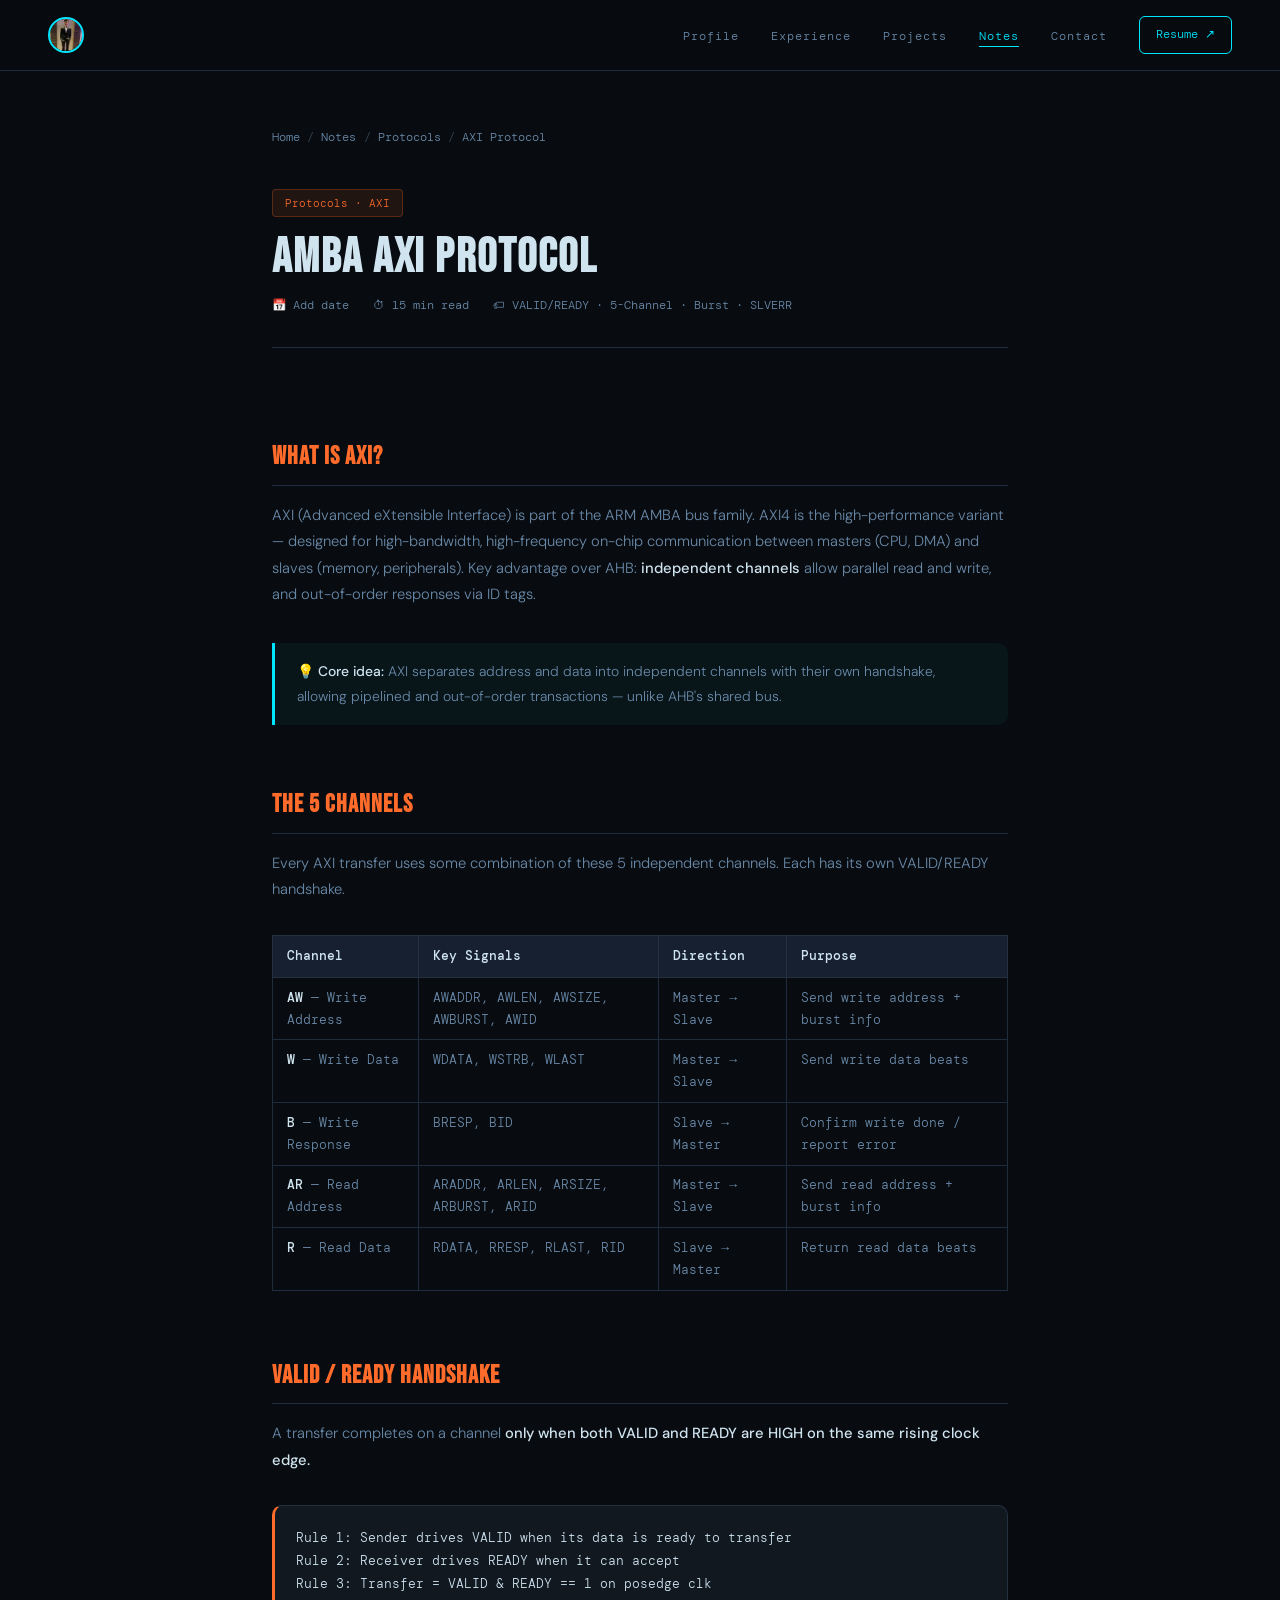
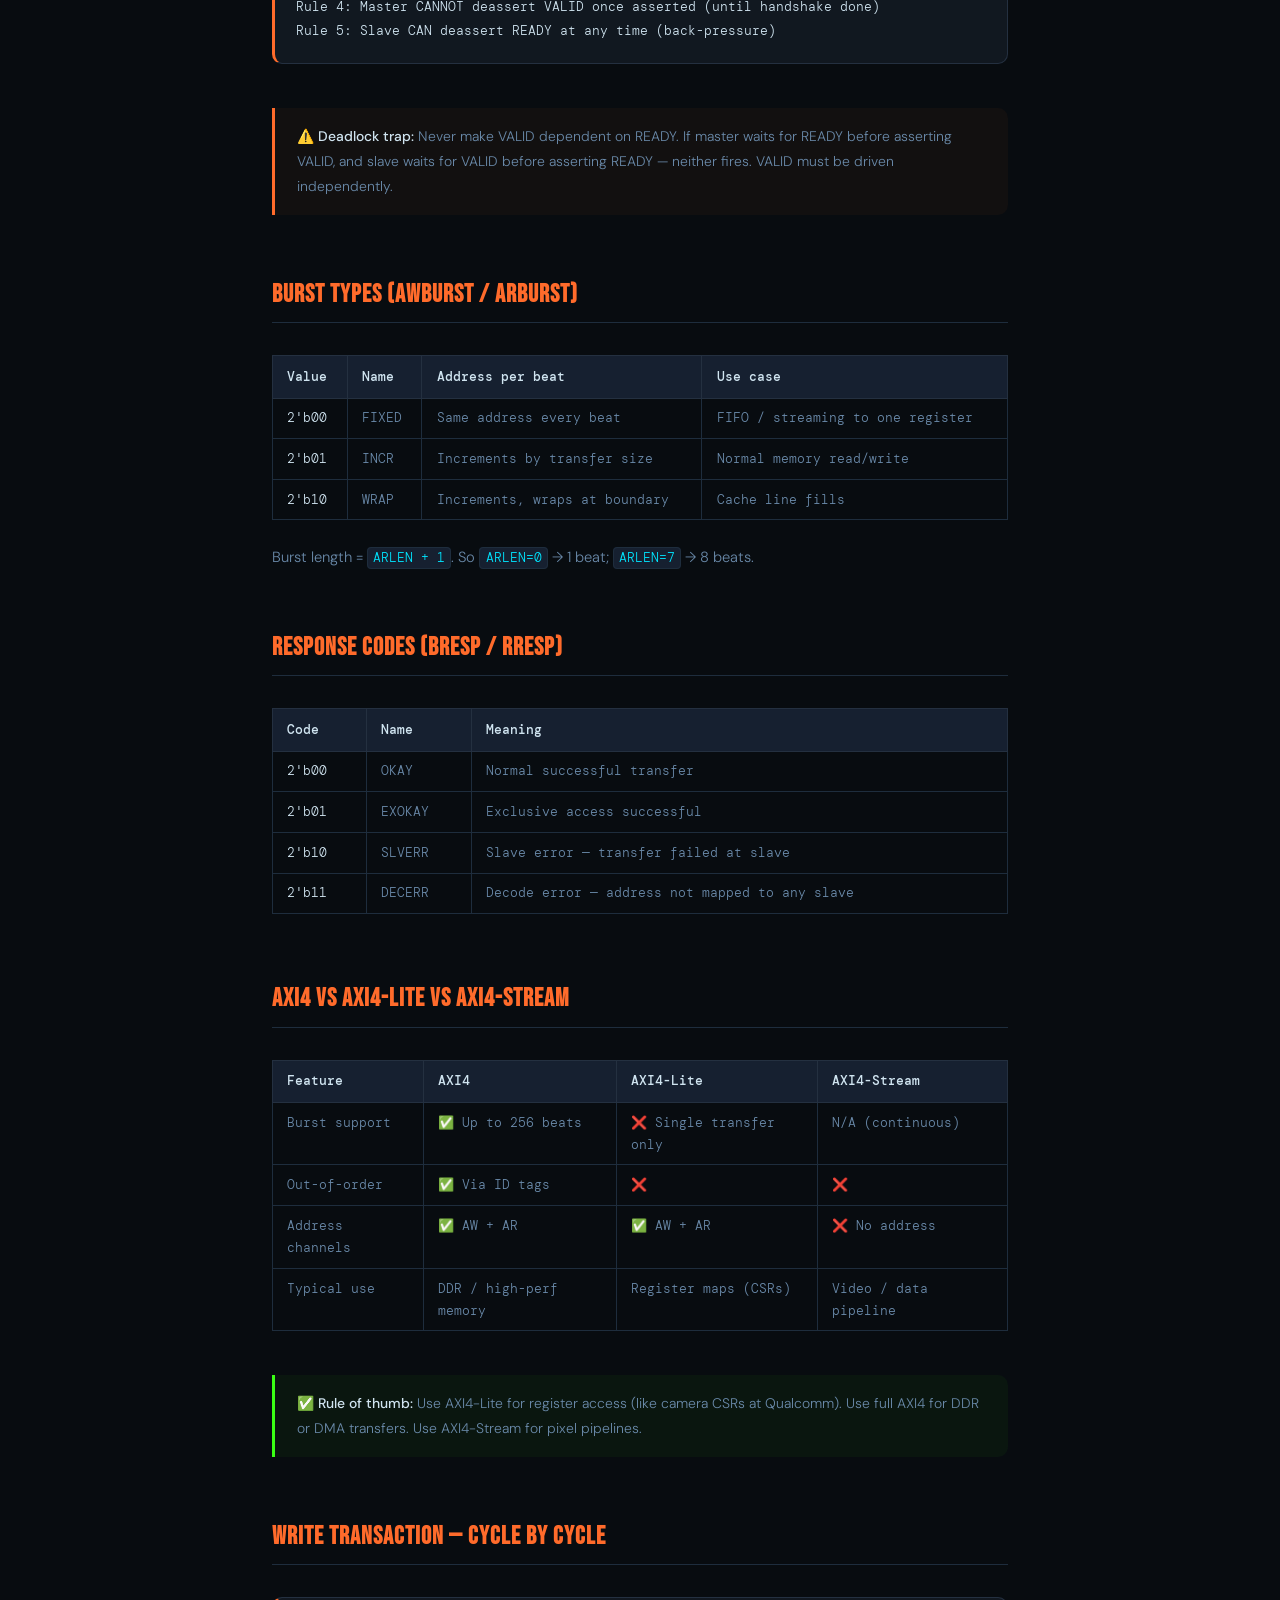
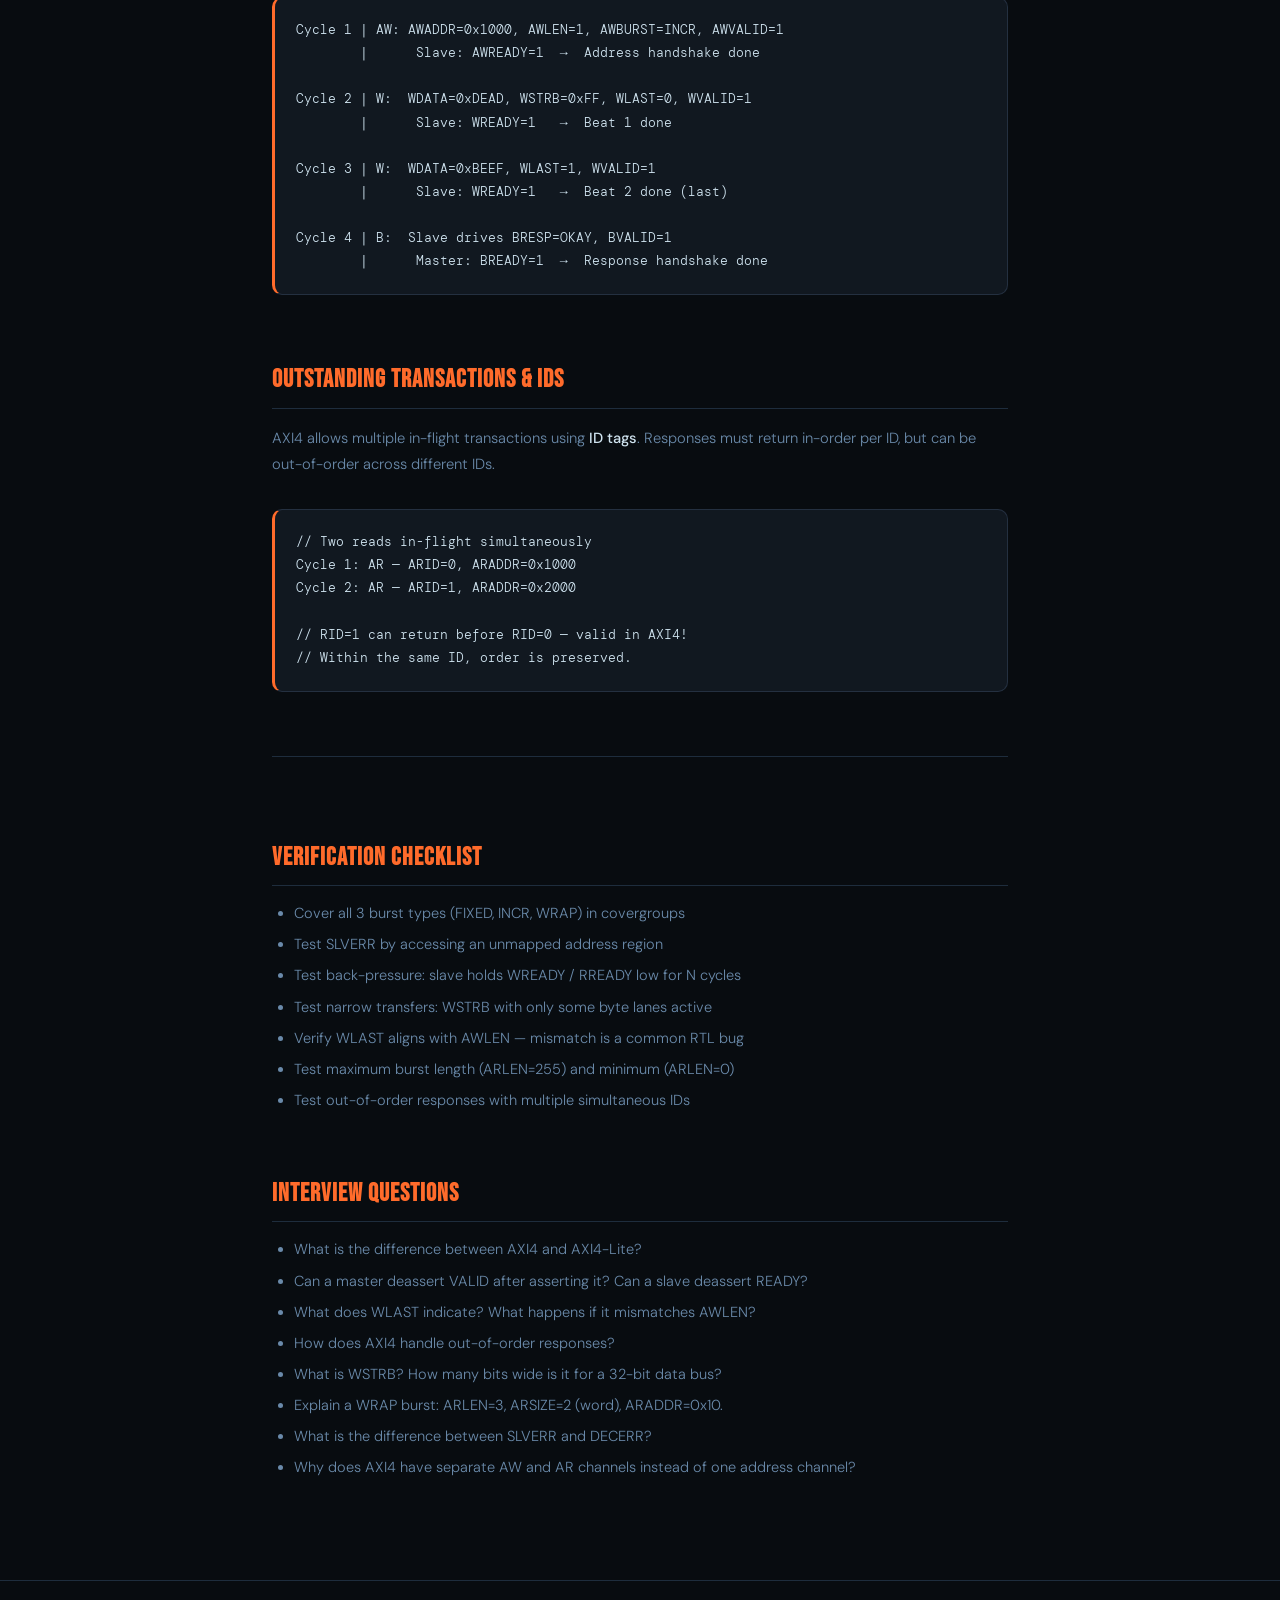
<file: notes/protocol/axi-protocol.html>
<!DOCTYPE html>
<html lang="en">
<head>
  <meta charset="UTF-8" /><meta name="viewport" content="width=device-width, initial-scale=1.0"/>
  <title>AMBA AXI Protocol — Nitish Agrawal</title>
  <link rel="preconnect" href="https://fonts.googleapis.com">
  <link href="https://fonts.googleapis.com/css2?family=Bebas+Neue&family=DM+Mono:ital,wght@0,400;0,500;1,400&family=DM+Sans:wght@300;400;500&display=swap" rel="stylesheet">
  <link rel="stylesheet" href="../_shared.css" />
  <style>
    /* AXI accent overrides */
    .note-eyebrow { background: rgba(255,107,43,0.1); color: var(--accent2); border: 1px solid rgba(255,107,43,0.25); }
    .note-body h2 { color: var(--accent2); }
    .note-body pre { border-left: 3px solid var(--accent2); }
  </style>
</head>
<body class="protocols">

<nav>
  <div class="nav-logo">
    <a href="../../index.html" class="nav-avatar-link">
      <img src="../../profile.jpg" alt="Nitish" class="nav-avatar-img" />
    </a>
  </div>
  <ul class="nav-links">
    <li><a href="../../index.html#profile"    class="nav-link">Profile</a></li>
    <li><a href="../../index.html#experience" class="nav-link">Experience</a></li>
    <li><a href="../../index.html#projects"   class="nav-link">Projects</a></li>
    <li><a href="../../index.html#notes"      class="nav-link active">Notes</a></li>
    <li><a href="../../index.html#contact"    class="nav-link">Contact</a></li>
  </ul>
  <a href="../../resume.pdf" class="nav-resume" target="_blank">Resume ↗</a>
</nav>

<main class="note-page">

  <!-- Breadcrumb: Home / Notes / Protocols / AXI -->
  <div class="breadcrumb">
    <a href="../../index.html">Home</a>
    <span class="sep">/</span>
    <a href="../../index.html#notes">Notes</a>
    <span class="sep">/</span>
    <a href="index.html">Protocols</a>
    <span class="sep">/</span>
    <span class="current">AXI Protocol</span>
  </div>

  <header class="note-header">
    <span class="note-eyebrow">Protocols · AXI</span>
    <h1 class="note-title">AMBA AXI Protocol</h1>
    <div class="note-meta">
      <span>📅 Add date</span>
      <span>⏱ 15 min read</span>
      <span>🏷 VALID/READY · 5-Channel · Burst · SLVERR</span>
    </div>
  </header>

  <article class="note-body">

    <h2>What is AXI?</h2>
    <p>
      AXI (Advanced eXtensible Interface) is part of the ARM AMBA bus family.
      AXI4 is the high-performance variant — designed for high-bandwidth, high-frequency
      on-chip communication between masters (CPU, DMA) and slaves (memory, peripherals).
      Key advantage over AHB: <strong>independent channels</strong> allow parallel read and write,
      and out-of-order responses via ID tags.
    </p>

    <div class="callout">
      <p>💡 <strong>Core idea:</strong> AXI separates address and data into independent channels with
      their own handshake, allowing pipelined and out-of-order transactions — unlike AHB's shared bus.</p>
    </div>

    <h2>The 5 Channels</h2>
    <p>Every AXI transfer uses some combination of these 5 independent channels. Each has its own VALID/READY handshake.</p>
    <table>
      <tr><th>Channel</th><th>Key Signals</th><th>Direction</th><th>Purpose</th></tr>
      <tr><td><strong>AW</strong> — Write Address</td><td>AWADDR, AWLEN, AWSIZE, AWBURST, AWID</td><td>Master → Slave</td><td>Send write address + burst info</td></tr>
      <tr><td><strong>W</strong> — Write Data</td><td>WDATA, WSTRB, WLAST</td><td>Master → Slave</td><td>Send write data beats</td></tr>
      <tr><td><strong>B</strong> — Write Response</td><td>BRESP, BID</td><td>Slave → Master</td><td>Confirm write done / report error</td></tr>
      <tr><td><strong>AR</strong> — Read Address</td><td>ARADDR, ARLEN, ARSIZE, ARBURST, ARID</td><td>Master → Slave</td><td>Send read address + burst info</td></tr>
      <tr><td><strong>R</strong> — Read Data</td><td>RDATA, RRESP, RLAST, RID</td><td>Slave → Master</td><td>Return read data beats</td></tr>
    </table>

    <h2>VALID / READY Handshake</h2>
    <p>A transfer completes on a channel <strong>only when both VALID and READY are HIGH on the same rising clock edge.</strong></p>
    <pre><code>Rule 1: Sender drives VALID when its data is ready to transfer
Rule 2: Receiver drives READY when it can accept
Rule 3: Transfer = VALID & READY == 1 on posedge clk
Rule 4: Master CANNOT deassert VALID once asserted (until handshake done)
Rule 5: Slave CAN deassert READY at any time (back-pressure)</code></pre>

    <div class="callout warn">
      <p>⚠️ <strong>Deadlock trap:</strong> Never make VALID dependent on READY. If master waits for
      READY before asserting VALID, and slave waits for VALID before asserting READY — neither fires.
      VALID must be driven independently.</p>
    </div>

    <h2>Burst Types (AWBURST / ARBURST)</h2>
    <table>
      <tr><th>Value</th><th>Name</th><th>Address per beat</th><th>Use case</th></tr>
      <tr><td><code>2'b00</code></td><td>FIXED</td><td>Same address every beat</td><td>FIFO / streaming to one register</td></tr>
      <tr><td><code>2'b01</code></td><td>INCR</td><td>Increments by transfer size</td><td>Normal memory read/write</td></tr>
      <tr><td><code>2'b10</code></td><td>WRAP</td><td>Increments, wraps at boundary</td><td>Cache line fills</td></tr>
    </table>
    <p>Burst length = <code>ARLEN + 1</code>. So <code>ARLEN=0</code> → 1 beat; <code>ARLEN=7</code> → 8 beats.</p>

    <h2>Response Codes (BRESP / RRESP)</h2>
    <table>
      <tr><th>Code</th><th>Name</th><th>Meaning</th></tr>
      <tr><td><code>2'b00</code></td><td>OKAY</td><td>Normal successful transfer</td></tr>
      <tr><td><code>2'b01</code></td><td>EXOKAY</td><td>Exclusive access successful</td></tr>
      <tr><td><code>2'b10</code></td><td>SLVERR</td><td>Slave error — transfer failed at slave</td></tr>
      <tr><td><code>2'b11</code></td><td>DECERR</td><td>Decode error — address not mapped to any slave</td></tr>
    </table>

    <h2>AXI4 vs AXI4-Lite vs AXI4-Stream</h2>
    <table>
      <tr><th>Feature</th><th>AXI4</th><th>AXI4-Lite</th><th>AXI4-Stream</th></tr>
      <tr><td>Burst support</td><td>✅ Up to 256 beats</td><td>❌ Single transfer only</td><td>N/A (continuous)</td></tr>
      <tr><td>Out-of-order</td><td>✅ Via ID tags</td><td>❌</td><td>❌</td></tr>
      <tr><td>Address channels</td><td>✅ AW + AR</td><td>✅ AW + AR</td><td>❌ No address</td></tr>
      <tr><td>Typical use</td><td>DDR / high-perf memory</td><td>Register maps (CSRs)</td><td>Video / data pipeline</td></tr>
    </table>

    <div class="callout tip">
      <p>✅ <strong>Rule of thumb:</strong> Use AXI4-Lite for register access (like camera CSRs at Qualcomm).
      Use full AXI4 for DDR or DMA transfers. Use AXI4-Stream for pixel pipelines.</p>
    </div>

    <h2>Write Transaction — Cycle by Cycle</h2>
    <pre><code>Cycle 1 | AW: AWADDR=0x1000, AWLEN=1, AWBURST=INCR, AWVALID=1
        |      Slave: AWREADY=1  →  Address handshake done

Cycle 2 | W:  WDATA=0xDEAD, WSTRB=0xFF, WLAST=0, WVALID=1
        |      Slave: WREADY=1   →  Beat 1 done

Cycle 3 | W:  WDATA=0xBEEF, WLAST=1, WVALID=1
        |      Slave: WREADY=1   →  Beat 2 done (last)

Cycle 4 | B:  Slave drives BRESP=OKAY, BVALID=1
        |      Master: BREADY=1  →  Response handshake done</code></pre>

    <h2>Outstanding Transactions &amp; IDs</h2>
    <p>AXI4 allows multiple in-flight transactions using <strong>ID tags</strong>. Responses must
    return in-order <em>per ID</em>, but can be out-of-order across different IDs.</p>
    <pre><code>// Two reads in-flight simultaneously
Cycle 1: AR — ARID=0, ARADDR=0x1000
Cycle 2: AR — ARID=1, ARADDR=0x2000

// RID=1 can return before RID=0 — valid in AXI4!
// Within the same ID, order is preserved.</code></pre>

    <hr />

    <h2>Verification Checklist</h2>
    <ul>
      <li>Cover all 3 burst types (FIXED, INCR, WRAP) in covergroups</li>
      <li>Test SLVERR by accessing an unmapped address region</li>
      <li>Test back-pressure: slave holds WREADY / RREADY low for N cycles</li>
      <li>Test narrow transfers: WSTRB with only some byte lanes active</li>
      <li>Verify WLAST aligns with AWLEN — mismatch is a common RTL bug</li>
      <li>Test maximum burst length (ARLEN=255) and minimum (ARLEN=0)</li>
      <li>Test out-of-order responses with multiple simultaneous IDs</li>
    </ul>

    <h2>Interview Questions</h2>
    <ul>
      <li>What is the difference between AXI4 and AXI4-Lite?</li>
      <li>Can a master deassert VALID after asserting it? Can a slave deassert READY?</li>
      <li>What does WLAST indicate? What happens if it mismatches AWLEN?</li>
      <li>How does AXI4 handle out-of-order responses?</li>
      <li>What is WSTRB? How many bits wide is it for a 32-bit data bus?</li>
      <li>Explain a WRAP burst: ARLEN=3, ARSIZE=2 (word), ARADDR=0x10.</li>
      <li>What is the difference between SLVERR and DECERR?</li>
      <li>Why does AXI4 have separate AW and AR channels instead of one address channel?</li>
    </ul>

  </article>
</main>

<footer>
  <span>Nitish Agrawal · Design Verification Engineer</span>
  <span id="yr"></span>
</footer>
<script>document.getElementById('yr').textContent = '© ' + new Date().getFullYear();</script>
</body>
</html>
</file>
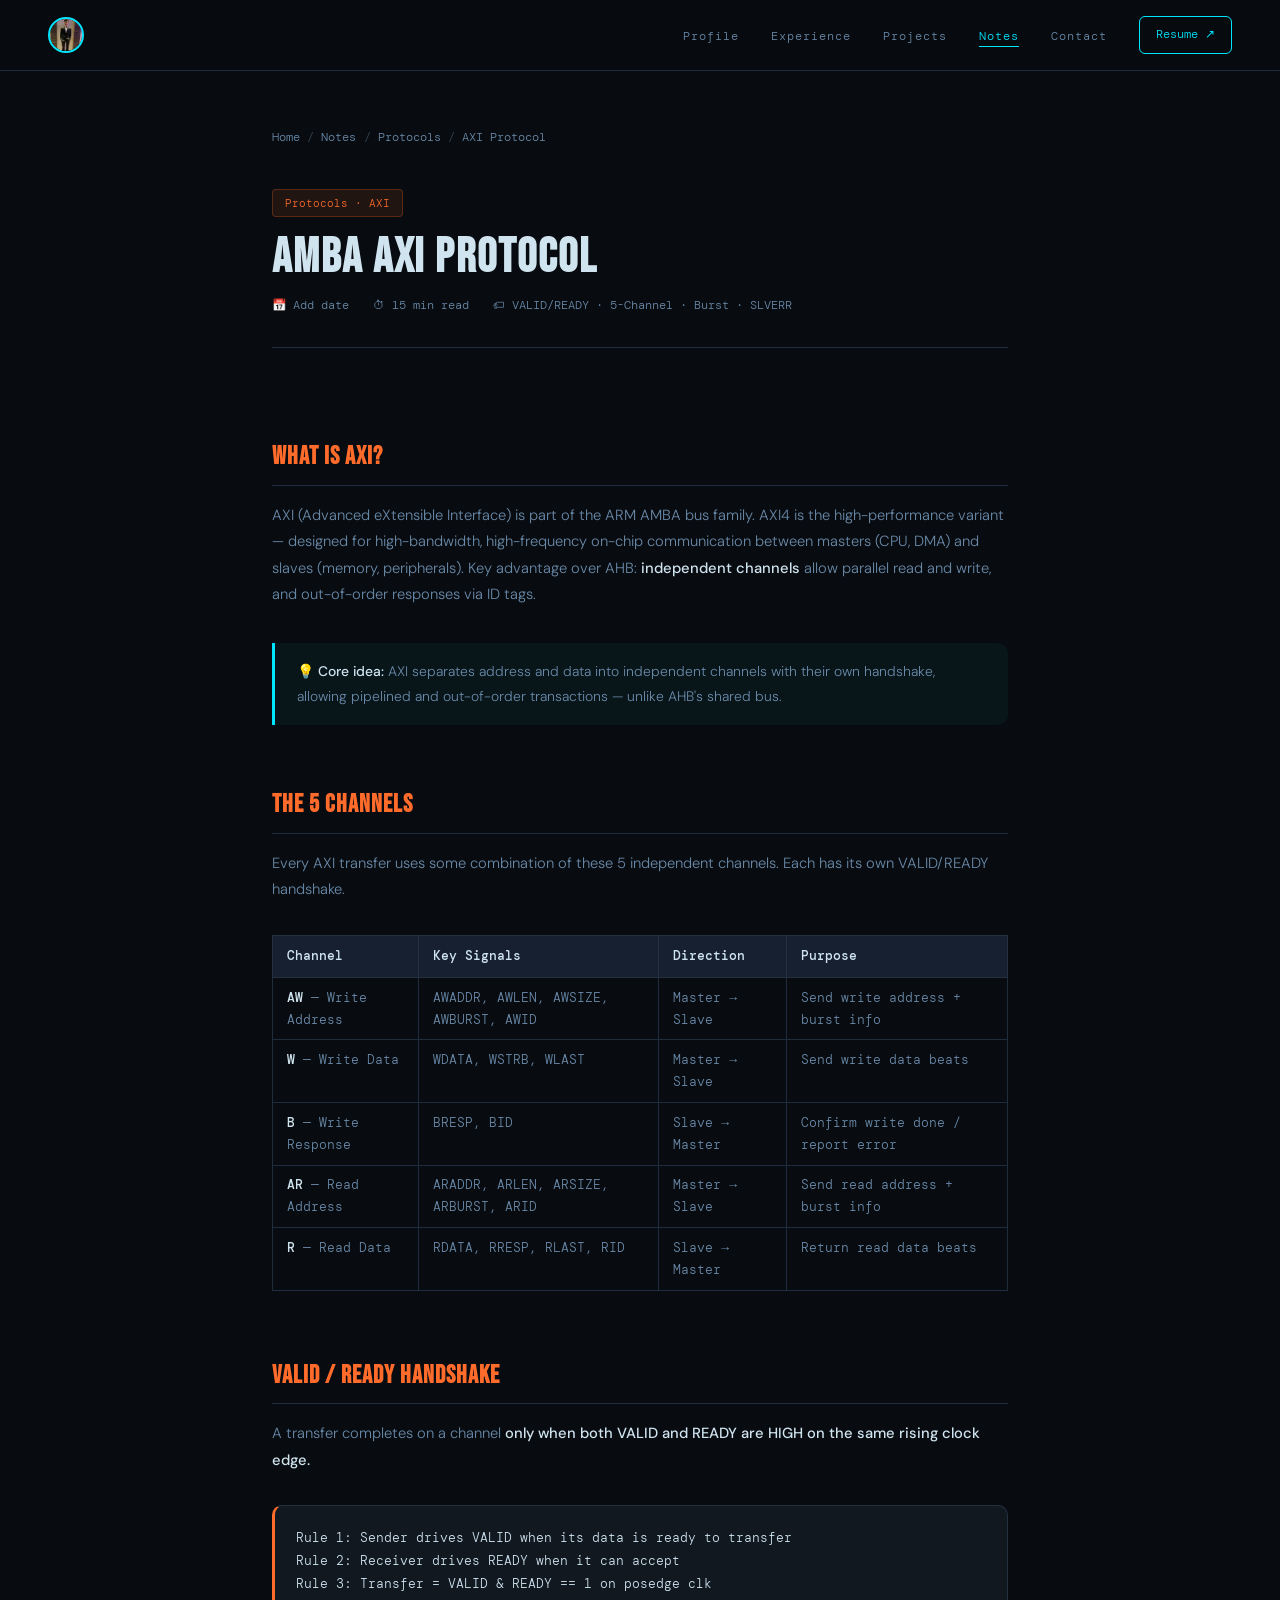
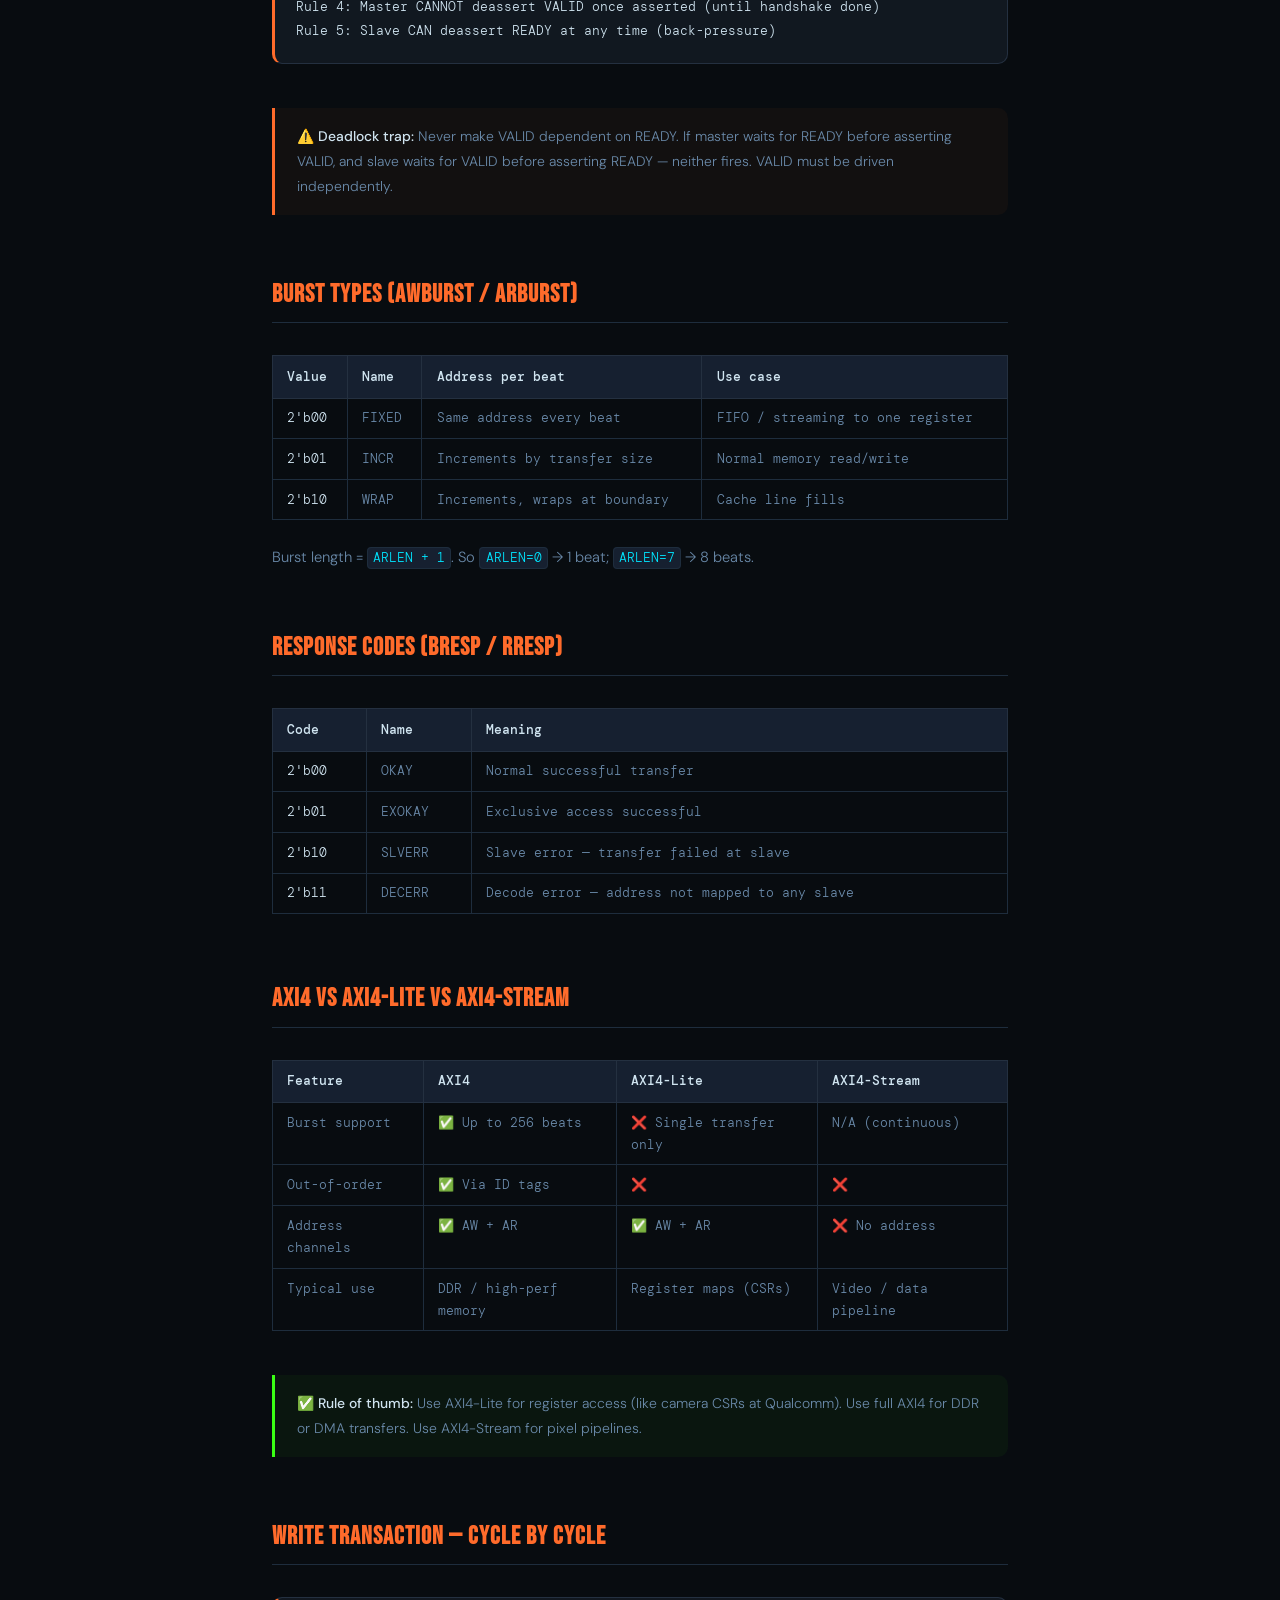
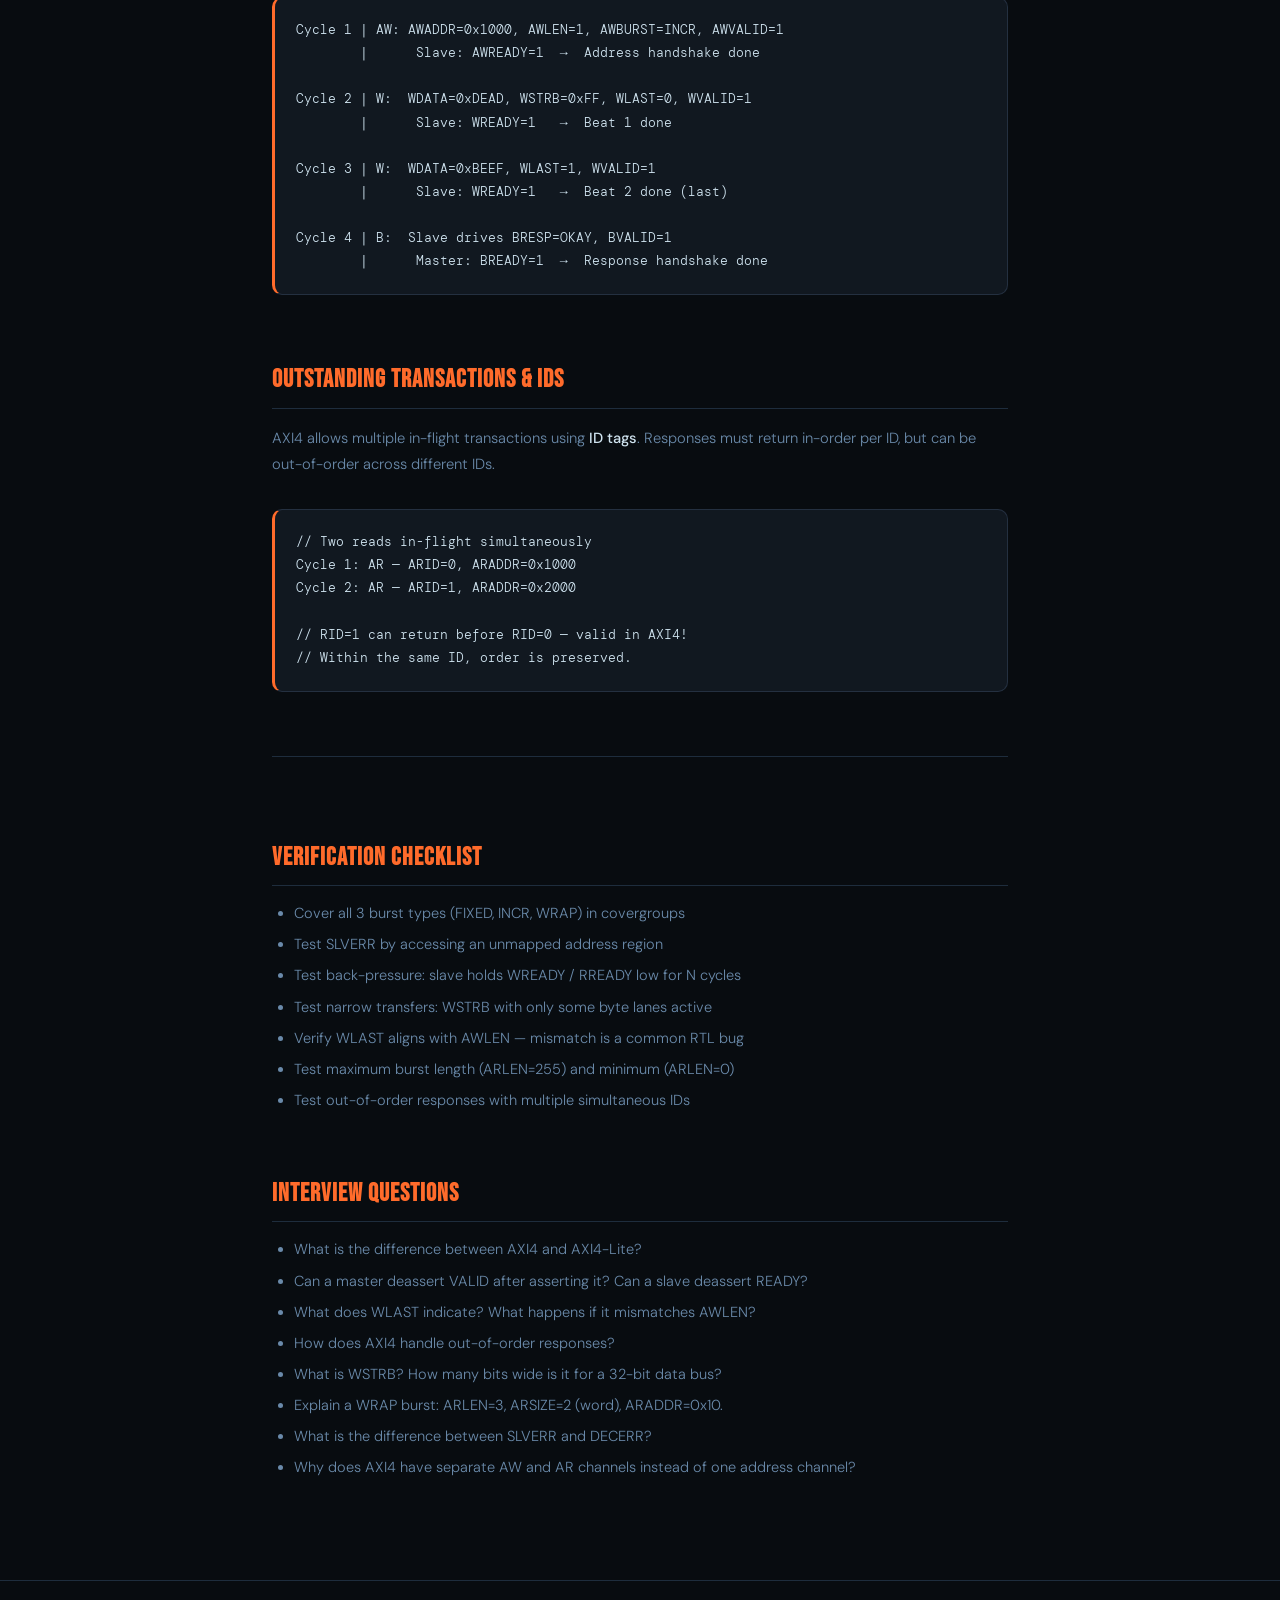
<file: notes/protocols/axi-protocol.html>
<!DOCTYPE html>
<html lang="en">
<head>
  <meta charset="UTF-8" /><meta name="viewport" content="width=device-width, initial-scale=1.0"/>
  <title>AMBA AXI Protocol — Nitish Agrawal</title>
  <link rel="preconnect" href="https://fonts.googleapis.com">
  <link href="https://fonts.googleapis.com/css2?family=Bebas+Neue&family=DM+Mono:ital,wght@0,400;0,500;1,400&family=DM+Sans:wght@300;400;500&display=swap" rel="stylesheet">
  <link rel="stylesheet" href="../shared.css" />
  <style>
    /* AXI accent overrides */
    .note-eyebrow { background: rgba(255,107,43,0.1); color: var(--accent2); border: 1px solid rgba(255,107,43,0.25); }
    .note-body h2 { color: var(--accent2); }
    .note-body pre { border-left: 3px solid var(--accent2); }
  </style>
</head>
<body class="protocols">

<nav>
  <div class="nav-logo">
    <a href="../../index.html" class="nav-avatar-link">
      <img src="../../profile.jpg" alt="Nitish" class="nav-avatar-img" />
    </a>
  </div>
  <ul class="nav-links">
    <li><a href="../../index.html#profile"    class="nav-link">Profile</a></li>
    <li><a href="../../index.html#experience" class="nav-link">Experience</a></li>
    <li><a href="../../index.html#projects"   class="nav-link">Projects</a></li>
    <li><a href="../../index.html#notes"      class="nav-link active">Notes</a></li>
    <li><a href="../../index.html#contact"    class="nav-link">Contact</a></li>
  </ul>
  <a href="../../resume.pdf" class="nav-resume" target="_blank">Resume ↗</a>
</nav>

<main class="note-page">

  <!-- Breadcrumb: Home / Notes / Protocols / AXI -->
  <div class="breadcrumb">
    <a href="../../index.html">Home</a>
    <span class="sep">/</span>
    <a href="../../index.html#notes">Notes</a>
    <span class="sep">/</span>
    <a href="index.html">Protocols</a>
    <span class="sep">/</span>
    <span class="current">AXI Protocol</span>
  </div>

  <header class="note-header">
    <span class="note-eyebrow">Protocols · AXI</span>
    <h1 class="note-title">AMBA AXI Protocol</h1>
    <div class="note-meta">
      <span>📅 Add date</span>
      <span>⏱ 15 min read</span>
      <span>🏷 VALID/READY · 5-Channel · Burst · SLVERR</span>
    </div>
  </header>

  <article class="note-body">

    <h2>What is AXI?</h2>
    <p>
      AXI (Advanced eXtensible Interface) is part of the ARM AMBA bus family.
      AXI4 is the high-performance variant — designed for high-bandwidth, high-frequency
      on-chip communication between masters (CPU, DMA) and slaves (memory, peripherals).
      Key advantage over AHB: <strong>independent channels</strong> allow parallel read and write,
      and out-of-order responses via ID tags.
    </p>

    <div class="callout">
      <p>💡 <strong>Core idea:</strong> AXI separates address and data into independent channels with
      their own handshake, allowing pipelined and out-of-order transactions — unlike AHB's shared bus.</p>
    </div>

    <h2>The 5 Channels</h2>
    <p>Every AXI transfer uses some combination of these 5 independent channels. Each has its own VALID/READY handshake.</p>
    <table>
      <tr><th>Channel</th><th>Key Signals</th><th>Direction</th><th>Purpose</th></tr>
      <tr><td><strong>AW</strong> — Write Address</td><td>AWADDR, AWLEN, AWSIZE, AWBURST, AWID</td><td>Master → Slave</td><td>Send write address + burst info</td></tr>
      <tr><td><strong>W</strong> — Write Data</td><td>WDATA, WSTRB, WLAST</td><td>Master → Slave</td><td>Send write data beats</td></tr>
      <tr><td><strong>B</strong> — Write Response</td><td>BRESP, BID</td><td>Slave → Master</td><td>Confirm write done / report error</td></tr>
      <tr><td><strong>AR</strong> — Read Address</td><td>ARADDR, ARLEN, ARSIZE, ARBURST, ARID</td><td>Master → Slave</td><td>Send read address + burst info</td></tr>
      <tr><td><strong>R</strong> — Read Data</td><td>RDATA, RRESP, RLAST, RID</td><td>Slave → Master</td><td>Return read data beats</td></tr>
    </table>

    <h2>VALID / READY Handshake</h2>
    <p>A transfer completes on a channel <strong>only when both VALID and READY are HIGH on the same rising clock edge.</strong></p>
    <pre><code>Rule 1: Sender drives VALID when its data is ready to transfer
Rule 2: Receiver drives READY when it can accept
Rule 3: Transfer = VALID & READY == 1 on posedge clk
Rule 4: Master CANNOT deassert VALID once asserted (until handshake done)
Rule 5: Slave CAN deassert READY at any time (back-pressure)</code></pre>

    <div class="callout warn">
      <p>⚠️ <strong>Deadlock trap:</strong> Never make VALID dependent on READY. If master waits for
      READY before asserting VALID, and slave waits for VALID before asserting READY — neither fires.
      VALID must be driven independently.</p>
    </div>

    <h2>Burst Types (AWBURST / ARBURST)</h2>
    <table>
      <tr><th>Value</th><th>Name</th><th>Address per beat</th><th>Use case</th></tr>
      <tr><td><code>2'b00</code></td><td>FIXED</td><td>Same address every beat</td><td>FIFO / streaming to one register</td></tr>
      <tr><td><code>2'b01</code></td><td>INCR</td><td>Increments by transfer size</td><td>Normal memory read/write</td></tr>
      <tr><td><code>2'b10</code></td><td>WRAP</td><td>Increments, wraps at boundary</td><td>Cache line fills</td></tr>
    </table>
    <p>Burst length = <code>ARLEN + 1</code>. So <code>ARLEN=0</code> → 1 beat; <code>ARLEN=7</code> → 8 beats.</p>

    <h2>Response Codes (BRESP / RRESP)</h2>
    <table>
      <tr><th>Code</th><th>Name</th><th>Meaning</th></tr>
      <tr><td><code>2'b00</code></td><td>OKAY</td><td>Normal successful transfer</td></tr>
      <tr><td><code>2'b01</code></td><td>EXOKAY</td><td>Exclusive access successful</td></tr>
      <tr><td><code>2'b10</code></td><td>SLVERR</td><td>Slave error — transfer failed at slave</td></tr>
      <tr><td><code>2'b11</code></td><td>DECERR</td><td>Decode error — address not mapped to any slave</td></tr>
    </table>

    <h2>AXI4 vs AXI4-Lite vs AXI4-Stream</h2>
    <table>
      <tr><th>Feature</th><th>AXI4</th><th>AXI4-Lite</th><th>AXI4-Stream</th></tr>
      <tr><td>Burst support</td><td>✅ Up to 256 beats</td><td>❌ Single transfer only</td><td>N/A (continuous)</td></tr>
      <tr><td>Out-of-order</td><td>✅ Via ID tags</td><td>❌</td><td>❌</td></tr>
      <tr><td>Address channels</td><td>✅ AW + AR</td><td>✅ AW + AR</td><td>❌ No address</td></tr>
      <tr><td>Typical use</td><td>DDR / high-perf memory</td><td>Register maps (CSRs)</td><td>Video / data pipeline</td></tr>
    </table>

    <div class="callout tip">
      <p>✅ <strong>Rule of thumb:</strong> Use AXI4-Lite for register access (like camera CSRs at Qualcomm).
      Use full AXI4 for DDR or DMA transfers. Use AXI4-Stream for pixel pipelines.</p>
    </div>

    <h2>Write Transaction — Cycle by Cycle</h2>
    <pre><code>Cycle 1 | AW: AWADDR=0x1000, AWLEN=1, AWBURST=INCR, AWVALID=1
        |      Slave: AWREADY=1  →  Address handshake done

Cycle 2 | W:  WDATA=0xDEAD, WSTRB=0xFF, WLAST=0, WVALID=1
        |      Slave: WREADY=1   →  Beat 1 done

Cycle 3 | W:  WDATA=0xBEEF, WLAST=1, WVALID=1
        |      Slave: WREADY=1   →  Beat 2 done (last)

Cycle 4 | B:  Slave drives BRESP=OKAY, BVALID=1
        |      Master: BREADY=1  →  Response handshake done</code></pre>

    <h2>Outstanding Transactions &amp; IDs</h2>
    <p>AXI4 allows multiple in-flight transactions using <strong>ID tags</strong>. Responses must
    return in-order <em>per ID</em>, but can be out-of-order across different IDs.</p>
    <pre><code>// Two reads in-flight simultaneously
Cycle 1: AR — ARID=0, ARADDR=0x1000
Cycle 2: AR — ARID=1, ARADDR=0x2000

// RID=1 can return before RID=0 — valid in AXI4!
// Within the same ID, order is preserved.</code></pre>

    <hr />

    <h2>Verification Checklist</h2>
    <ul>
      <li>Cover all 3 burst types (FIXED, INCR, WRAP) in covergroups</li>
      <li>Test SLVERR by accessing an unmapped address region</li>
      <li>Test back-pressure: slave holds WREADY / RREADY low for N cycles</li>
      <li>Test narrow transfers: WSTRB with only some byte lanes active</li>
      <li>Verify WLAST aligns with AWLEN — mismatch is a common RTL bug</li>
      <li>Test maximum burst length (ARLEN=255) and minimum (ARLEN=0)</li>
      <li>Test out-of-order responses with multiple simultaneous IDs</li>
    </ul>

    <h2>Interview Questions</h2>
    <ul>
      <li>What is the difference between AXI4 and AXI4-Lite?</li>
      <li>Can a master deassert VALID after asserting it? Can a slave deassert READY?</li>
      <li>What does WLAST indicate? What happens if it mismatches AWLEN?</li>
      <li>How does AXI4 handle out-of-order responses?</li>
      <li>What is WSTRB? How many bits wide is it for a 32-bit data bus?</li>
      <li>Explain a WRAP burst: ARLEN=3, ARSIZE=2 (word), ARADDR=0x10.</li>
      <li>What is the difference between SLVERR and DECERR?</li>
      <li>Why does AXI4 have separate AW and AR channels instead of one address channel?</li>
    </ul>

  </article>
</main>

<footer>
  <span>Nitish Agrawal · Design Verification Engineer</span>
  <span id="yr"></span>
</footer>
<script>document.getElementById('yr').textContent = '© ' + new Date().getFullYear();</script>
</body>
</html>
</file>
<file: style.css>
/* ============================================
   THEME — Circuit Board Dark
   ============================================ */
:root {
  --bg:       #080c10;
  --bg2:      #0d1117;
  --surface:  #111820;
  --surface2: #162030;
  --border:   #1e2d3d;
  --border2:  #243040;
  --accent:   #00e5ff;   /* cyan — oscilloscope trace */
  --accent2:  #ff6b2b;   /* orange — warning signal */
  --accent3:  #39ff14;   /* neon green — logic high */
  --text:     #d0e4f0;
  --text-muted: #6a8aaa;
  --text-dim2:   #326aa2;
  --text-dim:   #35587a;
  --font-display: 'Bebas Neue', sans-serif;
  --font-mono:    'DM Mono', monospace;
  --font-body:    'DM Sans', sans-serif;
  --radius: 10px;
  --tr: 0.22s cubic-bezier(.4,0,.2,1);
}

*, *::before, *::after { box-sizing: border-box; margin: 0; padding: 0; }
html { scroll-behavior: smooth; }
body {
  background: var(--bg);
  color: var(--text);
  font-family: var(--font-body);
  font-weight: 300;
  line-height: 1.7;
  overflow-x: hidden;
}

/* circuit canvas bg */
#circuitCanvas {
  position: fixed;
  top: 0; left: 0;
  width: 100%; height: 100%;
  pointer-events: none;
  z-index: 0;
  opacity: 0.18;
}

/* ============================================
   NAV
   ============================================ */
nav {
  position: fixed;
  top: 0; left: 0; right: 0;
  z-index: 100;
  display: flex;
  align-items: center;
  gap: 2rem;
  padding: 1rem 3rem;
  background: rgba(8,12,16,0.88);
  backdrop-filter: blur(16px);
  border-bottom: 1px solid var(--border);
}

.nav-logo {
  font-family: var(--font-mono);
  font-size: 1.1rem;
  font-weight: 500;
  color: var(--accent);
  margin-right: auto;
  letter-spacing: 0.05em;
}
.logo-bracket { color: var(--text-muted); }

.nav-avatar-link { display: flex; align-items: center; text-decoration: none; }
.nav-avatar-img {
  width: 36px;
  height: 36px;
  border-radius: 50%;
  object-fit: cover;
  object-position: top center;
  border: 2px solid var(--accent);
  transition: box-shadow var(--tr), transform var(--tr);
}
.nav-avatar-img:hover {
  box-shadow: 0 0 0 3px rgba(0,229,255,0.25);
  transform: scale(1.05);
}

.nav-links { display: flex; gap: 2rem; list-style: none; }
.nav-link {
  font-family: var(--font-mono);
  font-size: 0.78rem;
  color: var(--text-muted);
  text-decoration: none;
  letter-spacing: 0.08em;
  transition: color var(--tr);
  position: relative;
}
.nav-link::after {
  content: '';
  position: absolute;
  bottom: -3px; left: 0; right: 0;
  height: 1px;
  background: var(--accent);
  transform: scaleX(0);
  transition: transform var(--tr);
}
.nav-link:hover, .nav-link.active { color: var(--accent); }
.nav-link:hover::after, .nav-link.active::after { transform: scaleX(1); }

.nav-resume {
  font-family: var(--font-mono);
  font-size: 0.78rem;
  padding: 0.45rem 1rem;
  border: 1px solid var(--accent);
  color: var(--accent);
  border-radius: 6px;
  text-decoration: none;
  transition: all var(--tr);
}
.nav-resume:hover { background: var(--accent); color: var(--bg); }

/* ============================================
   SECTIONS
   ============================================ */
.section {
  position: relative;
  z-index: 1;
  max-width: 1100px;
  margin: 0 auto;
  padding: 5rem 0rem;
}

.section-label {
  font-family: var(--font-mono);
  font-size: 0.72rem;
  color: var(--accent);
  letter-spacing: 0.2em;
  text-transform: uppercase;
  margin-bottom: 0.6rem;
}

.section-title {
  font-family: var(--font-display);
  font-size: clamp(2.4rem, 5vw, 3.6rem);
  letter-spacing: 0.04em;
  line-height: 1;
  margin-bottom: 0.5rem;
  color: var(--text);
}
.section-title em { color: var(--accent); font-style: normal; }

.section-sub { color: var(--text-muted); font-size: 0.93rem; margin-bottom: 2.5rem; }

/* ============================================
   HERO
   ============================================ */
.hero-section { padding-top: 1rem; min-height: 100vh; display: flex; align-items: center; }

.hero-grid {
  display: grid;
  grid-template-columns: 1fr 420px;
  gap: 5rem;
  align-items: center;
  width: 100%;
}

.hero-badge {
  display: inline-flex;
  align-items: center;
  gap: 0.6rem;
  font-family: var(--font-mono);
  font-size: 0.75rem;
  color: var(--accent3);
  border: 1px solid rgba(57,255,20,0.25);
  background: rgba(57,255,20,0.06);
  padding: 0.35rem 0.9rem;
  border-radius: 100px;
  margin-bottom: 1.6rem;
}

.badge-dot {
  width: 7px; height: 7px;
  border-radius: 50%;
  background: var(--accent3);
  animation: blink 1.4s infinite;
}
@keyframes blink { 0%,100%{opacity:1} 50%{opacity:0.2} }

.hero-name {
  display: flex;
  flex-direction: column;
  font-family: var(--font-display);
  font-size: clamp(4rem, 9vw, 7rem);
  line-height: 0.9;
  letter-spacing: 0.03em;
  margin-bottom: 1rem;
}
.accent-line { color: var(--accent); }

.hero-title {
  font-family: var(--font-mono);
  font-size: 0.9rem;
  color: var(--text-muted);
  margin-bottom: 1.4rem;
  letter-spacing: 0.04em;
}
.title-sep { color: var(--border2); margin: 0 0.5rem; }

.hero-bio {
  color: var(--text-muted);
  max-width: 500px;
  font-size: 0.95rem;
  margin-bottom: 2rem;
  line-height: 1.75;
}

.hero-links { display: flex; gap: 0.75rem; flex-wrap: wrap; margin-bottom: 2.5rem; }

.btn {
  font-family: var(--font-mono);
  font-size: 0.8rem;
  padding: 0.65rem 1.5rem;
  border-radius: var(--radius);
  text-decoration: none;
  transition: all var(--tr);
  letter-spacing: 0.05em;
  display: inline-flex;
  align-items: center;
  gap: 0.4rem;
}
.btn-primary { background: var(--accent); color: var(--bg); border: 2px solid var(--accent); font-weight: 500; }
.btn-primary:hover { background: transparent; color: var(--accent); }
.btn-ghost { background: transparent; color: var(--text-muted); border: 1px solid var(--border2); }
.btn-ghost:hover { border-color: var(--accent); color: var(--accent); }

.stat-row {
  display: flex;
  align-items: center;
  gap: 1.5rem;
}
.stat-item { display: flex; flex-direction: column; }
.stat-num {font-family: var(--font-display); font-size: 1.2rem; letter-spacing: 0.05em; color: var(--text-dim2); line-height: 1;}
.stat-label { font-family: var(--font-mono); font-size: 0.75rem; color: var(--text-dim); margin-top: 0.2rem; }
/*.stat-num { font-family: var(--font-display); font-size: 1.2rem; letter-spacing: 0.05em; color: rgba(0, 229, 255, 0.9); line-height: 1;}*/
/*.stat-label { font-family: var(--font-mono); font-size: 0.75rem; color: rgba(255, 255, 255, 0.72); margin-top: 0.2rem; }*/
.stat-divider { width: 1px; height: 40px; background: var(--border); }

/* TECH CARD */
.tech-card {
  background: var(--surface);
  border: 1px solid var(--border2);
  border-radius: var(--radius);
  overflow: hidden;
  box-shadow: 0 0 40px rgba(0,229,255,0.05), 0 20px 60px rgba(0,0,0,0.4);
}
.tc-header {
  display: flex;
  align-items: center;
  gap: 0.45rem;
  padding: 0.75rem 1rem;
  background: var(--surface2);
  border-bottom: 1px solid var(--border);
}
.tc-dot {
  width: 10px; height: 10px;
  border-radius: 50%;
}
.tc-dot.red    { background: #ff5f57; }
.tc-dot.yellow { background: #febc2e; }
.tc-dot.green  { background: #28c840; }
.tc-title {
  font-family: var(--font-mono);
  font-size: 0.75rem;
  color: var(--text-muted);
  margin-left: 0.5rem;
}
.tc-body { padding: 1.2rem; display: flex; flex-direction: column; gap: 1rem; }
.tc-section {}
.tc-key {
  display: block;
  font-family: var(--font-mono);
  font-size: 0.7rem;
  color: var(--accent2);
  font-style: italic;
  margin-bottom: 0.5rem;
}
.tc-vals { display: flex; flex-wrap: wrap; gap: 0.4rem; }
.tc-vals span {
  font-family: var(--font-mono);
  font-size: 0.72rem;
  padding: 0.2rem 0.65rem;
  background: var(--surface2);
  border: 1px solid var(--border2);
  border-radius: 4px;
  color: var(--text-muted);
  transition: all var(--tr);
}
.tc-vals span:hover { border-color: var(--accent); color: var(--accent); }

/* ============================================
   TIMELINE
   ============================================ */
.timeline { display: flex; flex-direction: column; gap: 3rem; margin-top: 3rem; }

.tl-item {
  display: grid;
  grid-template-columns: 240px 1fr;
  gap: 2.5rem;
  position: relative;
}
.tl-item::before {
  content: '';
  position: absolute;
  left: 240px;
  top: 0; bottom: 0;
  width: 1px;
  background: linear-gradient(to bottom, var(--accent) 0%, transparent 100%);
  opacity: 0.3;
}

.tl-meta { display: flex; flex-direction: column; gap: 0.4rem; padding-top: 0.2rem; }
.tl-company {
  font-family: var(--font-display);
  font-size: 1.3rem;
  letter-spacing: 0.04em;
  color: var(--text);
  line-height: 1.1;
}
.tl-period {
  font-family: var(--font-mono);
  font-size: 0.72rem;
  color: var(--accent);
}
.tl-role {
  font-family: var(--font-mono);
  font-size: 0.72rem;
  color: var(--text-muted);
}

.tl-content { display: flex; flex-direction: column; gap: 1.5rem; padding-left: 2rem; }

.tl-project {}
.tl-proj-header { margin-bottom: 0.8rem; }

.proj-tag {
  font-family: var(--font-mono);
  font-size: 0.72rem;
  padding: 0.25rem 0.8rem;
  border-radius: 4px;
  letter-spacing: 0.05em;
}
.proj-tag.cam     { background: rgba(0,229,255,0.08); color: var(--accent); border: 1px solid rgba(0,229,255,0.2); }
.proj-tag.llm     { background: rgba(255,107,43,0.08); color: var(--accent2); border: 1px solid rgba(255,107,43,0.2); }
.proj-tag.thermal { background: rgba(57,255,20,0.07); color: var(--accent3); border: 1px solid rgba(57,255,20,0.2); }

.tl-bullets { list-style: none; display: flex; flex-direction: column; gap: 0.6rem; }
.tl-bullets li {
  font-size: 0.9rem;
  color: var(--text-muted);
  padding-left: 1.2rem;
  position: relative;
}
.tl-bullets li::before {
  content: '›';
  position: absolute;
  left: 0;
  color: var(--accent);
  font-family: var(--font-mono);
}
.tl-bullets strong { color: var(--text); font-weight: 500; }

/* ============================================
   EDUCATION
   ============================================ */
.edu-section { background: transparent; }
.edu-grid { display: grid; grid-template-columns: 1fr 1fr; gap: 1.5rem; margin-top: 2.5rem; }

.edu-card {
  display: flex;
  align-items: flex-start;
  gap: 1.2rem;
  background: var(--surface);
  border: 1px solid var(--border);
  border-radius: var(--radius);
  padding: 1.6rem;
  transition: all var(--tr);
}
.edu-card:hover { border-color: var(--accent); box-shadow: 0 0 20px rgba(0,229,255,0.05); }

.edu-icon { font-size: 1.8rem; line-height: 1; flex-shrink: 0; }

.edu-info h3 {
  font-family: var(--font-body);
  font-size: 0.95rem;
  font-weight: 500;
  color: var(--text);
  margin-bottom: 0.3rem;
}
.edu-institute { font-family: var(--font-mono); font-size: 0.75rem; color: var(--accent); margin-bottom: 0.5rem; }
.edu-meta { display: flex; gap: 1rem; font-family: var(--font-mono); font-size: 0.72rem; color: var(--text-muted); }
.edu-gpa { color: var(--accent3); }

/* ============================================
   PROJECTS
   ============================================ */
.proj-grid {
  display: grid;
  grid-template-columns: repeat(3, 1fr);
  gap: 1.2rem;
  margin-top: 2.5rem;
}

.proj-card {
  background: var(--surface);
  border: 1px solid var(--border);
  border-radius: var(--radius);
  padding: 1.4rem;
  display: flex;
  flex-direction: column;
  gap: 0.75rem;
  transition: all var(--tr);
  position: relative;
  overflow: hidden;
}
.proj-card::after {
  content: '';
  position: absolute;
  top: 0; left: 0; right: 0;
  height: 2px;
  background: linear-gradient(90deg, var(--accent), var(--accent2));
  transform: scaleX(0);
  transform-origin: left;
  transition: transform 0.3s ease;
}
.proj-card:hover { border-color: var(--border2); transform: translateY(-4px); box-shadow: 0 16px 40px rgba(0,0,0,0.4), 0 0 20px rgba(0,229,255,0.04); }
.proj-card:hover::after { transform: scaleX(1); }

.proj-top { display: flex; justify-content: space-between; align-items: center; }
.proj-period { font-family: var(--font-mono); font-size: 0.7rem; color: var(--text-dim); }
.proj-collab { font-family: var(--font-mono); font-size: 0.7rem; color: var(--text-dim); }
.proj-gh { font-family: var(--font-mono); font-size: 0.7rem; color: var(--accent); text-decoration: none; transition: color var(--tr); }
.proj-gh:hover { color: var(--accent2); }

.proj-title { font-family: var(--font-body); font-size: 0.97rem; font-weight: 500; color: var(--text); line-height: 1.3; }
.proj-desc { font-size: 0.85rem; color: var(--text-muted); line-height: 1.65; flex: 1; }
.proj-desc strong { color: var(--accent3); font-weight: 500; }

.proj-tags { display: flex; flex-wrap: wrap; gap: 0.35rem; }
.proj-tags span {
  font-family: var(--font-mono);
  font-size: 0.68rem;
  padding: 0.18rem 0.55rem;
  background: var(--surface2);
  border-radius: 4px;
  color: var(--text-dim);
  border: 1px solid var(--border);
}

/* ============================================
   NOTES — FOLDER CARDS (index.html)
   ============================================ */
.notes-section { border-top: 1px solid var(--border); }
.notes-cta { font-family: var(--font-mono); font-size: 0.78rem; color: var(--text-dim); margin-top: 2rem; text-align: center; }

.folder-grid {
  display: grid;
  grid-template-columns: repeat(auto-fill, minmax(320px, 1fr));
  gap: 1.2rem;
  margin-top: 2.5rem;
}

.folder-card {
  position: relative;
  display: flex;
  align-items: flex-start;
  gap: 1rem;
  background: var(--surface);
  border: 1px solid var(--border);
  border-radius: var(--radius);
  padding: 1.5rem;
  text-decoration: none;
  color: inherit;
  overflow: hidden;
  transition: border-color var(--tr), transform var(--tr), box-shadow var(--tr);
}
.folder-card:hover {
  border-color: var(--border2);
  transform: translateY(-4px);
  box-shadow: 0 16px 40px rgba(0,0,0,0.4);
}

/* Coloured top stripe that slides in on hover */
.folder-stripe {
  position: absolute;
  top: 0; left: 0; right: 0;
  height: 2px;
  transform: scaleX(0);
  transform-origin: left;
  transition: transform 0.3s ease;
}
.folder-card:hover .folder-stripe { transform: scaleX(1); }

.folder-icon { font-size: 1.6rem; line-height: 1; flex-shrink: 0; padding-top: 0.1rem; }

.folder-body { flex: 1; }

.folder-topic {
  display: block;
  font-family: var(--font-mono);
  font-size: 0.68rem;
  letter-spacing: 0.12em;
  text-transform: uppercase;
  margin-bottom: 0.3rem;
}
.folder-name {
  font-family: var(--font-body);
  font-size: 0.97rem;
  font-weight: 500;
  color: var(--text);
  line-height: 1.3;
  margin-bottom: 0.5rem;
}
.folder-desc {
  font-size: 0.83rem;
  color: var(--text-muted);
  line-height: 1.6;
  margin-bottom: 0.85rem;
}
.folder-pills { display: flex; flex-wrap: wrap; gap: 0.35rem; }
.folder-pills span {
  font-family: var(--font-mono);
  font-size: 0.67rem;
  padding: 0.15rem 0.55rem;
  background: var(--surface2);
  border: 1px solid var(--border);
  border-radius: 4px;
  color: var(--text-dim);
}

.folder-arrow {
  font-size: 1rem;
  color: var(--text-dim);
  align-self: center;
  flex-shrink: 0;
  transition: color var(--tr), transform var(--tr);
}
.folder-card:hover .folder-arrow { color: var(--text); transform: translateX(4px); }

/* ============================================
   CONTACT
   ============================================ */
.contact-section { border-top: 1px solid var(--border); }
.contact-grid { display: flex; flex-direction: column; gap: 1rem; max-width: 560px; margin-top: 2.5rem; }

.contact-card {
  display: flex;
  align-items: center;
  gap: 1.2rem;
  text-decoration: none;
  padding: 1.1rem 1.4rem;
  background: var(--surface);
  border: 1px solid var(--border);
  border-radius: var(--radius);
  transition: all var(--tr);
}
.contact-card:hover { border-color: var(--accent); transform: translateX(6px); box-shadow: -4px 0 16px rgba(0,229,255,0.08); }
.contact-icons {
  display: flex;
  align-items: center;
  gap: 1rem;
  margin-top: 1.8rem;
}

.contact-icon {
  width: 52px;
  height: 52px;

  display: flex;
  align-items: center;
  justify-content: center;

  border: 1px solid var(--border2);
  border-radius: 50%;

  color: var(--text);
  font-size: 1.1rem;
  text-decoration: none;

  background: rgba(255,255,255,0.02);

  transition: all var(--tr);
}

.contact-icon:hover {
  border-color: var(--accent);
  color: var(--accent);

  background: rgba(0,229,255,0.08);

  transform: translateY(-2px);

  box-shadow: 0 0 14px rgba(0,229,255,0.14);
}
.cc-icon {
  width: 38px; height: 38px;
  background: var(--surface2);
  border: 1px solid var(--border);
  border-radius: 8px;
  display: flex; align-items: center; justify-content: center;
  font-size: 0.95rem;
  font-weight: 600;
  color: var(--accent);
  flex-shrink: 0;
  font-family: var(--font-mono);
}

.cc-info { display: flex; flex-direction: column; flex: 1; }
.cc-label { font-family: var(--font-mono); font-size: 0.68rem; color: var(--text-dim); text-transform: uppercase; letter-spacing: 0.1em; }
.cc-value { font-family: var(--font-mono); font-size: 0.88rem; color: var(--text); margin-top: 0.1rem; }
.cc-arrow { font-size: 1rem; color: var(--text-dim); transition: color var(--tr); }
.contact-card:hover .cc-arrow { color: var(--accent); }

/* ============================================
   FOOTER
   ============================================ */
footer {
  position: relative;
  z-index: 1;
  border-top: 1px solid var(--border);
  padding: 1.5rem 2.5rem;
}
.footer-inner {
  max-width: 1100px;
  margin: 0 auto;
  display: flex;
  gap: 2rem;
  align-items: center;
  font-family: var(--font-mono);
  font-size: 0.72rem;
  color: var(--text-dim);
  flex-wrap: wrap;
}

/* ============================================
   REVEAL ANIMATION
   ============================================ */
.reveal {
  opacity: 0;
  transform: translateY(24px);
  transition: opacity 0.55s ease, transform 0.55s ease;
}
.reveal.visible { opacity: 1; transform: translateY(0); }

/* ============================================
   RESPONSIVE
   ============================================ */
@media (max-width: 900px) {
  nav { padding: 1rem 1.5rem; }
  .nav-links { display: none; }
  .section { padding: 5rem 1.5rem; }
  .hero-grid { grid-template-columns: 1fr; gap: 2.5rem; }
  .hero-section { padding-top: 8rem; }
  .tl-item { grid-template-columns: 1fr; gap: 1rem; }
  .tl-item::before { display: none; }
  .tl-content { padding-left: 0; }
  .edu-grid { grid-template-columns: 1fr; }
  .proj-grid { grid-template-columns: 1fr 1fr; }
}
@media (max-width: 600px) {
  .proj-grid { grid-template-columns: 1fr; }
  .stat-row { flex-wrap: wrap; gap: 1rem; }
}

.experience-btn::after {
  display: none;
}

.experience-btn {
  padding: 0.45rem 1rem;
  border: 1px solid var(--accent);
  border-radius: 999px;
  background: transparent;
  color: var(--accent);
  transition: all var(--tr);
}

.experience-btn:hover {
  background: rgba(0, 229, 255, 0.12);
  box-shadow: 0 0 12px rgba(0, 229, 255, 0.18);
  transform: translateY(-1px);
}

/* =========================
   NAV BUTTON SPACING
   ========================= */

.nav-links {
  display: flex;
  gap: 0.75rem; /* reduced spacing */
  list-style: none;
}

/* =========================
   NAV BUTTON STYLE
   ========================= */

.experience-btn::after {
  display: none;
}

.experience-btn {
  padding: 0.45rem 1rem;
  border: 1px solid var(--border2);
  border-radius: 999px;
  background: transparent;
  color: var(--text-muted);
  transition: all var(--tr);
}

/* Hover effect */
.experience-btn:hover {
  border-color: var(--accent);
  color: var(--accent);
  background: rgba(0, 229, 255, 0.08);
  box-shadow: 0 0 12px rgba(0, 229, 255, 0.15);
  transform: translateY(-1px);
}

/* Active section highlight */
.experience-btn.active {
  background: rgba(0, 229, 255, 0.14);
  border-color: var(--accent);
  color: var(--accent);
  box-shadow: 0 0 14px rgba(0, 229, 255, 0.22);
}

/* HERO HEIGHT CONTROL */

.hero-section {
  min-height: 100vh;
  display: flex;
  align-items: center;
  padding-top: 7rem;
}

/* NAME IN SINGLE LINE */

.single-line {
  display: block;
  font-size: clamp(4rem, 7vw, 6rem);
}

/* HERO GRID */

.hero-grid {
  display: grid;
  grid-template-columns: 1fr 420px;
  gap: 3rem;
  align-items: center;
}

/* SUMMARY WIDTH */

.hero-bio {
  max-width: 580px;
}

/* RIGHT SIDE */

.hero-right {
  display: flex;
  flex-direction: column;
  gap: 1.5rem;
}

/* COMPACT ACHIEVEMENTS */

.hero-achievements {
  justify-content: flex-start;
  gap: 1rem;
  margin-bottom: 0.5rem;
}

/* SMALLER TECH CARD */

.tech-card {
  transform: scale(0.90);
  transform-origin: top left;
}

.hero-title {
  white-space: nowrap;
  font-size: clamp(0.95rem, 1.2vw, 1.15rem);
}

.protocol-table {
  width: 100%;
  border-collapse: collapse;
}

.protocol-table td {
  padding: 0.45rem 0;
  vertical-align: top;
}

.protocol-table td:first-child {
  color: var(--text-dim);
  font-family: var(--font-mono);
  width: 55%;
}

.protocol-table td span {
  display: inline-block;
  margin-right: 0.5rem;
}


.footer-inner a {
  color: inherit;
  text-decoration: none;
  transition: color 0.25s ease;
}

.footer-inner a:hover {
  color: var(--accent);
}

/* CONTACT GROUP BUTTON */

.contact-btn {
  display: flex;
  align-items: center;
  gap: 0.7rem;
  padding: 0.45rem 1rem;
}

/* LINKS INSIDE BUTTON */

.contact-link {
  text-decoration: none;
  color: var(--text-dim);
  font-family: var(--font-mono);
  font-size: 0.78rem;
  transition: all var(--tr);
}

/* HOVER */

.contact-link:hover {
  color: var(--accent);
}

/* SEPARATORS */

.contact-separator {
  width: 1px;
  height: 12px;
  background: rgba(255,255,255,0.12);
}
</file>
<file: notes/_shared.css>
/* ============================================================
   _shared.css  —  used by EVERY hub page and note page
   Location: notes/_shared.css
   Referenced as: href="../_shared.css"   (from notes/protocols/)
                  href="../_shared.css"   (from notes/systemverilog/)
   ============================================================ */

/* ── DESIGN TOKENS (same as main site) ── */
:root {
  --bg:         #080c10;
  --surface:    #111820;
  --surface2:   #162030;
  --border:     #1e2d3d;
  --border2:    #243040;
  --accent:     #00e5ff;
  --accent2:    #ff6b2b;
  --accent3:    #39ff14;
  --text:       #d0e4f0;
  --text-muted: #6a8aaa;
  --text-dim:   #354555;
  --font-display: 'Bebas Neue', sans-serif;
  --font-mono:    'DM Mono', monospace;
  --font-body:    'DM Sans', sans-serif;
  --radius: 10px;
  --tr: 0.22s cubic-bezier(.4,0,.2,1);
}

*, *::before, *::after { box-sizing: border-box; margin: 0; padding: 0; }
html { scroll-behavior: smooth; }
body {
  background: var(--bg);
  color: var(--text);
  font-family: var(--font-body);
  font-weight: 300;
  line-height: 1.7;
}

/* ── NAV ─────────────────────────────────────────────────── */
nav {
  position: fixed;
  top: 0; left: 0; right: 0;
  z-index: 100;
  display: flex;
  align-items: center;
  gap: 2rem;
  padding: 1rem 3rem;
  background: rgba(8,12,16,0.92);
  backdrop-filter: blur(16px);
  border-bottom: 1px solid var(--border);
}
/* avatar (logo) */
.nav-logo { margin-right: auto; }
.nav-avatar-link { display: flex; align-items: center; text-decoration: none; }
.nav-avatar-img {
  width: 36px; height: 36px;
  border-radius: 50%;
  object-fit: cover;
  object-position: top center;
  border: 2px solid var(--accent);
  transition: box-shadow var(--tr), transform var(--tr);
}
.nav-avatar-img:hover { box-shadow: 0 0 0 3px rgba(0,229,255,0.25); transform: scale(1.05); }
/* links */
.nav-links { display: flex; gap: 2rem; list-style: none; }
.nav-link {
  font-family: var(--font-mono);
  font-size: 0.78rem;
  color: var(--text-muted);
  text-decoration: none;
  letter-spacing: 0.08em;
  transition: color var(--tr);
  position: relative;
}
.nav-link::after {
  content: '';
  position: absolute;
  bottom: -3px; left: 0; right: 0;
  height: 1px;
  background: var(--accent);
  transform: scaleX(0);
  transition: transform var(--tr);
}
.nav-link:hover, .nav-link.active { color: var(--accent); }
.nav-link:hover::after, .nav-link.active::after { transform: scaleX(1); }
/* resume button */
.nav-resume {
  font-family: var(--font-mono);
  font-size: 0.78rem;
  padding: 0.45rem 1rem;
  border: 1px solid var(--accent);
  color: var(--accent);
  border-radius: 6px;
  text-decoration: none;
  transition: all var(--tr);
}
.nav-resume:hover { background: var(--accent); color: var(--bg); }

/* ── BREADCRUMB ──────────────────────────────────────────── */
.breadcrumb {
  display: flex;
  align-items: center;
  gap: 0.45rem;
  font-family: var(--font-mono);
  font-size: 0.72rem;
  color: var(--text-dim);
  margin-bottom: 2.5rem;
  flex-wrap: wrap;
}
.breadcrumb a { color: var(--text-muted); text-decoration: none; transition: color var(--tr); }
.breadcrumb a:hover { color: var(--accent); }
.breadcrumb .sep { color: var(--text-dim); }
.breadcrumb .current { color: var(--text-muted); }

/* ── HUB PAGE (folder index) ─────────────────────────────── */
.hub-page {
  max-width: 1000px;
  margin: 0 auto;
  padding: 8rem 2rem 5rem;
}

.hub-header {
  margin-bottom: 3rem;
  padding-bottom: 2rem;
  border-bottom: 1px solid var(--border);
}
.hub-eyebrow {
  font-family: var(--font-mono);
  font-size: 0.72rem;
  letter-spacing: 0.18em;
  text-transform: uppercase;
  display: block;
  margin-bottom: 0.5rem;
}
.hub-title {
  font-family: var(--font-display);
  font-size: clamp(2.2rem, 5vw, 3.4rem);
  letter-spacing: 0.04em;
  line-height: 1;
  margin-bottom: 0.6rem;
}
.hub-title em { font-style: normal; }
.hub-desc {
  font-size: 0.92rem;
  color: var(--text-muted);
  max-width: 580px;
  line-height: 1.75;
}

/* Note cards grid (inside hub) */
.notes-grid {
  display: grid;
  grid-template-columns: repeat(auto-fill, minmax(280px, 1fr));
  gap: 1.2rem;
}

.note-card {
  display: flex;
  flex-direction: column;
  gap: 0.75rem;
  background: var(--surface);
  border: 1px solid var(--border);
  border-radius: var(--radius);
  padding: 1.4rem;
  text-decoration: none;
  color: inherit;
  position: relative;
  overflow: hidden;
  transition: border-color var(--tr), transform var(--tr), box-shadow var(--tr);
}
.note-card::before {
  content: '';
  position: absolute;
  top: 0; left: 0; right: 0;
  height: 2px;
  transform: scaleX(0);
  transform-origin: left;
  transition: transform 0.3s ease;
}
.note-card:hover {
  border-color: var(--border2);
  transform: translateY(-3px);
  box-shadow: 0 12px 36px rgba(0,0,0,0.35);
}
.note-card:hover::before { transform: scaleX(1); }

/* Each folder can set its own accent for ::before */
.protocols  .note-card::before { background: linear-gradient(90deg, var(--accent2), var(--accent)); }
.sv         .note-card::before { background: linear-gradient(90deg, var(--accent3), var(--accent)); }
.uvm        .note-card::before { background: linear-gradient(90deg, var(--accent),  var(--accent2)); }
.concepts   .note-card::before { background: linear-gradient(90deg, #fbbf24, var(--accent2)); }
.behavioral .note-card::before { background: linear-gradient(90deg, #c084fc, var(--accent2)); }

.card-top { display: flex; justify-content: space-between; align-items: center; }

.card-badge {
  font-family: var(--font-mono);
  font-size: 0.67rem;
  padding: 0.18rem 0.65rem;
  border-radius: 4px;
}
/* Colours set per-folder via a class on <body> or inline style */
.badge-protocols { background: rgba(255,107,43,0.1); color: var(--accent2); border: 1px solid rgba(255,107,43,0.25); }
.badge-sv        { background: rgba(57,255,20,0.08); color: var(--accent3); border: 1px solid rgba(57,255,20,0.22); }
.badge-uvm       { background: rgba(0,229,255,0.08); color: var(--accent);  border: 1px solid rgba(0,229,255,0.22); }
.badge-concepts  { background: rgba(251,191,36,0.08);color: #fbbf24;        border: 1px solid rgba(251,191,36,0.22); }
.badge-behavioral{ background: rgba(192,132,252,0.08);color:#c084fc;        border: 1px solid rgba(192,132,252,0.22); }

.card-date { font-family: var(--font-mono); font-size: 0.67rem; color: var(--text-dim); }
.card-title { font-family: var(--font-body); font-size: 0.97rem; font-weight: 500; line-height: 1.3; color: var(--text); }
.card-summary { font-size: 0.84rem; color: var(--text-muted); line-height: 1.6; flex: 1; }
.card-tags { display: flex; flex-wrap: wrap; gap: 0.35rem; }
.card-tags span { font-family: var(--font-mono); font-size: 0.66rem; padding: 0.14rem 0.5rem; background: var(--surface2); border-radius: 4px; color: var(--text-dim); }
.card-link {
  font-family: var(--font-mono);
  font-size: 0.77rem;
  color: var(--accent2);
  display: inline-flex;
  align-items: center;
  gap: 0.3rem;
  transition: gap var(--tr), color var(--tr);
  align-self: flex-start;
}
.note-card:hover .card-link { color: var(--accent); gap: 0.6rem; }

.hub-cta {
  font-family: var(--font-mono);
  font-size: 0.75rem;
  color: var(--text-dim);
  margin-top: 2rem;
  text-align: center;
}

/* ── NOTE PAGE (individual note) ─────────────────────────── */
.note-page {
  max-width: 800px;
  margin: 0 auto;
  padding: 8rem 2rem 5rem;
}

.note-header {
  margin-bottom: 3rem;
  padding-bottom: 2rem;
  border-bottom: 1px solid var(--border);
}
.note-eyebrow {
  font-family: var(--font-mono);
  font-size: 0.7rem;
  padding: 0.22rem 0.75rem;
  border-radius: 4px;
  display: inline-block;
  margin-bottom: 1rem;
}
.note-title {
  font-family: var(--font-display);
  font-size: clamp(2rem, 5vw, 3rem);
  letter-spacing: 0.04em;
  line-height: 1.05;
  margin-bottom: 0.75rem;
}
.note-meta {
  display: flex;
  gap: 1.5rem;
  flex-wrap: wrap;
  font-family: var(--font-mono);
  font-size: 0.72rem;
  color: var(--text-muted);
}

/* ── NOTE BODY CONTENT ───────────────────────────────────── */
.note-body { display: flex; flex-direction: column; }

.note-body h2 {
  font-family: var(--font-display);
  font-size: 1.55rem;
  letter-spacing: 0.04em;
  margin: 2.5rem 0 1rem;
  padding-bottom: 0.4rem;
  border-bottom: 1px solid var(--border);
}
.note-body h3 { font-size: 1rem; font-weight: 500; color: var(--text); margin: 1.8rem 0 0.6rem; }
.note-body p  { font-size: 0.92rem; color: var(--text-muted); margin-bottom: 1rem; line-height: 1.8; }

.note-body ul, .note-body ol { margin: 0 0 1.2rem 1.4rem; display: flex; flex-direction: column; gap: 0.4rem; }
.note-body li { font-size: 0.91rem; color: var(--text-muted); line-height: 1.7; }
.note-body strong { color: var(--text); font-weight: 500; }
.note-body em { font-style: normal; }

.note-body pre {
  background: var(--surface);
  border: 1px solid var(--border2);
  border-radius: var(--radius);
  padding: 1.3rem;
  overflow-x: auto;
  margin: 1rem 0 1.5rem;
}
.note-body code { font-family: var(--font-mono); font-size: 0.83rem; line-height: 1.6; color: var(--text); }
.note-body p code, .note-body li code {
  background: var(--surface2);
  padding: 0.1em 0.4em;
  border-radius: 4px;
  font-size: 0.81rem;
  color: var(--accent);
  border: 1px solid var(--border);
}

/* Callout boxes */
.callout      { border-left: 3px solid var(--accent);  background: rgba(0,229,255,0.04); padding: 1rem 1.4rem; border-radius: 0 var(--radius) var(--radius) 0; margin: 1.2rem 0; }
.callout.warn { border-color: var(--accent2); background: rgba(255,107,43,0.04); }
.callout.tip  { border-color: var(--accent3); background: rgba(57,255,20,0.04);  }
.callout p { margin: 0; font-size: 0.87rem; }

/* Table */
.note-body table { width: 100%; border-collapse: collapse; font-family: var(--font-mono); font-size: 0.81rem; margin: 1rem 0 1.5rem; }
.note-body th { background: var(--surface2); padding: 0.6rem 0.9rem; text-align: left; border: 1px solid var(--border2); font-weight: 500; }
.note-body td { padding: 0.55rem 0.9rem; border: 1px solid var(--border); color: var(--text-muted); vertical-align: top; }
.note-body tr:hover td { background: var(--surface); }

hr { border: none; border-top: 1px solid var(--border); margin: 2.5rem 0; }

/* ── FOOTER ──────────────────────────────────────────────── */
footer {
  border-top: 1px solid var(--border);
  padding: 1.5rem 2.5rem;
  font-family: var(--font-mono);
  font-size: 0.72rem;
  color: var(--text-dim);
  display: flex;
  justify-content: center;
  gap: 2rem;
}

/* ── RESPONSIVE ──────────────────────────────────────────── */
@media (max-width: 768px) {
  nav { padding: 1rem 1.5rem; }
  .nav-links { display: none; }
  .hub-page, .note-page { padding: 7rem 1.2rem 4rem; }
  .notes-grid { grid-template-columns: 1fr; }
}
</file>
<file: notes/shared.css>
/* ============================================================
   _shared.css  —  used by EVERY hub page and note page
   Location: notes/_shared.css
   Referenced as: href="../_shared.css"   (from notes/protocols/)
                  href="../_shared.css"   (from notes/systemverilog/)
   ============================================================ */

/* ── DESIGN TOKENS (same as main site) ── */
:root {
  --bg:         #080c10;
  --surface:    #111820;
  --surface2:   #162030;
  --border:     #1e2d3d;
  --border2:    #243040;
  --accent:     #00e5ff;
  --accent2:    #ff6b2b;
  --accent3:    #39ff14;
  --text:       #d0e4f0;
  --text-muted: #6a8aaa;
  --text-dim:   #354555;
  --font-display: 'Bebas Neue', sans-serif;
  --font-mono:    'DM Mono', monospace;
  --font-body:    'DM Sans', sans-serif;
  --radius: 10px;
  --tr: 0.22s cubic-bezier(.4,0,.2,1);
}

*, *::before, *::after { box-sizing: border-box; margin: 0; padding: 0; }
html { scroll-behavior: smooth; }
body {
  background: var(--bg);
  color: var(--text);
  font-family: var(--font-body);
  font-weight: 300;
  line-height: 1.7;
}

/* ── NAV ─────────────────────────────────────────────────── */
nav {
  position: fixed;
  top: 0; left: 0; right: 0;
  z-index: 100;
  display: flex;
  align-items: center;
  gap: 2rem;
  padding: 1rem 3rem;
  background: rgba(8,12,16,0.92);
  backdrop-filter: blur(16px);
  border-bottom: 1px solid var(--border);
}
/* avatar (logo) */
.nav-logo { margin-right: auto; }
.nav-avatar-link { display: flex; align-items: center; text-decoration: none; }
.nav-avatar-img {
  width: 36px; height: 36px;
  border-radius: 50%;
  object-fit: cover;
  object-position: top center;
  border: 2px solid var(--accent);
  transition: box-shadow var(--tr), transform var(--tr);
}
.nav-avatar-img:hover { box-shadow: 0 0 0 3px rgba(0,229,255,0.25); transform: scale(1.05); }
/* links */
.nav-links { display: flex; gap: 2rem; list-style: none; }
.nav-link {
  font-family: var(--font-mono);
  font-size: 0.78rem;
  color: var(--text-muted);
  text-decoration: none;
  letter-spacing: 0.08em;
  transition: color var(--tr);
  position: relative;
}
.nav-link::after {
  content: '';
  position: absolute;
  bottom: -3px; left: 0; right: 0;
  height: 1px;
  background: var(--accent);
  transform: scaleX(0);
  transition: transform var(--tr);
}
.nav-link:hover, .nav-link.active { color: var(--accent); }
.nav-link:hover::after, .nav-link.active::after { transform: scaleX(1); }
/* resume button */
.nav-resume {
  font-family: var(--font-mono);
  font-size: 0.78rem;
  padding: 0.45rem 1rem;
  border: 1px solid var(--accent);
  color: var(--accent);
  border-radius: 6px;
  text-decoration: none;
  transition: all var(--tr);
}
.nav-resume:hover { background: var(--accent); color: var(--bg); }

/* ── BREADCRUMB ──────────────────────────────────────────── */
.breadcrumb {
  display: flex;
  align-items: center;
  gap: 0.45rem;
  font-family: var(--font-mono);
  font-size: 0.72rem;
  color: var(--text-dim);
  margin-bottom: 2.5rem;
  flex-wrap: wrap;
}
.breadcrumb a { color: var(--text-muted); text-decoration: none; transition: color var(--tr); }
.breadcrumb a:hover { color: var(--accent); }
.breadcrumb .sep { color: var(--text-dim); }
.breadcrumb .current { color: var(--text-muted); }

/* ── HUB PAGE (folder index) ─────────────────────────────── */
.hub-page {
  max-width: 1000px;
  margin: 0 auto;
  padding: 8rem 2rem 5rem;
}

.hub-header {
  margin-bottom: 3rem;
  padding-bottom: 2rem;
  border-bottom: 1px solid var(--border);
}
.hub-eyebrow {
  font-family: var(--font-mono);
  font-size: 0.72rem;
  letter-spacing: 0.18em;
  text-transform: uppercase;
  display: block;
  margin-bottom: 0.5rem;
}
.hub-title {
  font-family: var(--font-display);
  font-size: clamp(2.2rem, 5vw, 3.4rem);
  letter-spacing: 0.04em;
  line-height: 1;
  margin-bottom: 0.6rem;
}
.hub-title em { font-style: normal; }
.hub-desc {
  font-size: 0.92rem;
  color: var(--text-muted);
  max-width: 580px;
  line-height: 1.75;
}

/* Note cards grid (inside hub) */
.notes-grid {
  display: grid;
  grid-template-columns: repeat(auto-fill, minmax(280px, 1fr));
  gap: 1.2rem;
}

.note-card {
  display: flex;
  flex-direction: column;
  gap: 0.75rem;
  background: var(--surface);
  border: 1px solid var(--border);
  border-radius: var(--radius);
  padding: 1.4rem;
  text-decoration: none;
  color: inherit;
  position: relative;
  overflow: hidden;
  transition: border-color var(--tr), transform var(--tr), box-shadow var(--tr);
}
.note-card::before {
  content: '';
  position: absolute;
  top: 0; left: 0; right: 0;
  height: 2px;
  transform: scaleX(0);
  transform-origin: left;
  transition: transform 0.3s ease;
}
.note-card:hover {
  border-color: var(--border2);
  transform: translateY(-3px);
  box-shadow: 0 12px 36px rgba(0,0,0,0.35);
}
.note-card:hover::before { transform: scaleX(1); }

/* Each folder can set its own accent for ::before */
.protocols  .note-card::before { background: linear-gradient(90deg, var(--accent2), var(--accent)); }
.sv         .note-card::before { background: linear-gradient(90deg, var(--accent3), var(--accent)); }
.uvm        .note-card::before { background: linear-gradient(90deg, var(--accent),  var(--accent2)); }
.concepts   .note-card::before { background: linear-gradient(90deg, #fbbf24, var(--accent2)); }
.behavioral .note-card::before { background: linear-gradient(90deg, #c084fc, var(--accent2)); }

.card-top { display: flex; justify-content: space-between; align-items: center; }

.card-badge {
  font-family: var(--font-mono);
  font-size: 0.67rem;
  padding: 0.18rem 0.65rem;
  border-radius: 4px;
}
/* Colours set per-folder via a class on <body> or inline style */
.badge-protocols { background: rgba(255,107,43,0.1); color: var(--accent2); border: 1px solid rgba(255,107,43,0.25); }
.badge-sv        { background: rgba(57,255,20,0.08); color: var(--accent3); border: 1px solid rgba(57,255,20,0.22); }
.badge-uvm       { background: rgba(0,229,255,0.08); color: var(--accent);  border: 1px solid rgba(0,229,255,0.22); }
.badge-concepts  { background: rgba(251,191,36,0.08);color: #fbbf24;        border: 1px solid rgba(251,191,36,0.22); }
.badge-behavioral{ background: rgba(192,132,252,0.08);color:#c084fc;        border: 1px solid rgba(192,132,252,0.22); }

.card-date { font-family: var(--font-mono); font-size: 0.67rem; color: var(--text-dim); }
.card-title { font-family: var(--font-body); font-size: 0.97rem; font-weight: 500; line-height: 1.3; color: var(--text); }
.card-summary { font-size: 0.84rem; color: var(--text-muted); line-height: 1.6; flex: 1; }
.card-tags { display: flex; flex-wrap: wrap; gap: 0.35rem; }
.card-tags span { font-family: var(--font-mono); font-size: 0.66rem; padding: 0.14rem 0.5rem; background: var(--surface2); border-radius: 4px; color: var(--text-dim); }
.card-link {
  font-family: var(--font-mono);
  font-size: 0.77rem;
  color: var(--accent2);
  display: inline-flex;
  align-items: center;
  gap: 0.3rem;
  transition: gap var(--tr), color var(--tr);
  align-self: flex-start;
}
.note-card:hover .card-link { color: var(--accent); gap: 0.6rem; }

.hub-cta {
  font-family: var(--font-mono);
  font-size: 0.75rem;
  color: var(--text-dim);
  margin-top: 2rem;
  text-align: center;
}

/* ── NOTE PAGE (individual note) ─────────────────────────── */
.note-page {
  max-width: 800px;
  margin: 0 auto;
  padding: 8rem 2rem 5rem;
}

.note-header {
  margin-bottom: 3rem;
  padding-bottom: 2rem;
  border-bottom: 1px solid var(--border);
}
.note-eyebrow {
  font-family: var(--font-mono);
  font-size: 0.7rem;
  padding: 0.22rem 0.75rem;
  border-radius: 4px;
  display: inline-block;
  margin-bottom: 1rem;
}
.note-title {
  font-family: var(--font-display);
  font-size: clamp(2rem, 5vw, 3rem);
  letter-spacing: 0.04em;
  line-height: 1.05;
  margin-bottom: 0.75rem;
}
.note-meta {
  display: flex;
  gap: 1.5rem;
  flex-wrap: wrap;
  font-family: var(--font-mono);
  font-size: 0.72rem;
  color: var(--text-muted);
}

/* ── NOTE BODY CONTENT ───────────────────────────────────── */
.note-body { display: flex; flex-direction: column; }

.note-body h2 {
  font-family: var(--font-display);
  font-size: 1.55rem;
  letter-spacing: 0.04em;
  margin: 2.5rem 0 1rem;
  padding-bottom: 0.4rem;
  border-bottom: 1px solid var(--border);
}
.note-body h3 { font-size: 1rem; font-weight: 500; color: var(--text); margin: 1.8rem 0 0.6rem; }
.note-body p  { font-size: 0.92rem; color: var(--text-muted); margin-bottom: 1rem; line-height: 1.8; }

.note-body ul, .note-body ol { margin: 0 0 1.2rem 1.4rem; display: flex; flex-direction: column; gap: 0.4rem; }
.note-body li { font-size: 0.91rem; color: var(--text-muted); line-height: 1.7; }
.note-body strong { color: var(--text); font-weight: 500; }
.note-body em { font-style: normal; }

.note-body pre {
  background: var(--surface);
  border: 1px solid var(--border2);
  border-radius: var(--radius);
  padding: 1.3rem;
  overflow-x: auto;
  margin: 1rem 0 1.5rem;
}
.note-body code { font-family: var(--font-mono); font-size: 0.83rem; line-height: 1.6; color: var(--text); }
.note-body p code, .note-body li code {
  background: var(--surface2);
  padding: 0.1em 0.4em;
  border-radius: 4px;
  font-size: 0.81rem;
  color: var(--accent);
  border: 1px solid var(--border);
}

/* Callout boxes */
.callout      { border-left: 3px solid var(--accent);  background: rgba(0,229,255,0.04); padding: 1rem 1.4rem; border-radius: 0 var(--radius) var(--radius) 0; margin: 1.2rem 0; }
.callout.warn { border-color: var(--accent2); background: rgba(255,107,43,0.04); }
.callout.tip  { border-color: var(--accent3); background: rgba(57,255,20,0.04);  }
.callout p { margin: 0; font-size: 0.87rem; }

/* Table */
.note-body table { width: 100%; border-collapse: collapse; font-family: var(--font-mono); font-size: 0.81rem; margin: 1rem 0 1.5rem; }
.note-body th { background: var(--surface2); padding: 0.6rem 0.9rem; text-align: left; border: 1px solid var(--border2); font-weight: 500; }
.note-body td { padding: 0.55rem 0.9rem; border: 1px solid var(--border); color: var(--text-muted); vertical-align: top; }
.note-body tr:hover td { background: var(--surface); }

hr { border: none; border-top: 1px solid var(--border); margin: 2.5rem 0; }

/* ── FOOTER ──────────────────────────────────────────────── */
footer {
  border-top: 1px solid var(--border);
  padding: 1.5rem 2.5rem;
  font-family: var(--font-mono);
  font-size: 0.72rem;
  color: var(--text-dim);
  display: flex;
  justify-content: center;
  gap: 2rem;
}

/* ── RESPONSIVE ──────────────────────────────────────────── */
@media (max-width: 768px) {
  nav { padding: 1rem 1.5rem; }
  .nav-links { display: none; }
  .hub-page, .note-page { padding: 7rem 1.2rem 4rem; }
  .notes-grid { grid-template-columns: 1fr; }
}
</file>
<file: style_new.css>
/* ============================================
   DESIGN TOKENS
   ============================================ */
:root {
  --bg:         #080c10;
  --surface:    #111820;
  --surface2:   #162030;
  --border:     #1e2d3d;
  --border2:    #243040;
  --accent:     #00e5ff;
  --accent2:    #ff6b2b;
  --accent3:    #39ff14;
  --text:       #d0e4f0;
  --text-muted: #6a8aaa;
  --text-dim:   #35587a;
  --text-dim2:  #326aa2;
  --font-display: 'Bebas Neue', sans-serif;
  --font-mono:    'DM Mono', monospace;
  --font-body:    'DM Sans', sans-serif;
  --radius: 10px;
  --tr: 0.22s cubic-bezier(.4,0,.2,1);
}

/* ============================================
   RESET & BASE
   ============================================ */
*, *::before, *::after { box-sizing: border-box; margin: 0; padding: 0; }
html { scroll-behavior: smooth; }
body {
  background: var(--bg);
  color: var(--text);
  font-family: var(--font-body);
  font-weight: 300;
  line-height: 1.7;
  overflow-x: hidden;
}

/* ============================================
   CIRCUIT CANVAS BACKGROUND
   ============================================ */
#circuitCanvas {
  position: fixed;
  inset: 0;
  width: 100%; height: 100%;
  pointer-events: none;
  z-index: 0;
  opacity: 0.18;
}

/* ============================================
   NAV
   ============================================ */
nav {
  position: fixed;
  top: 0; left: 0; right: 0;
  z-index: 200;
  display: flex;
  align-items: center;
  gap: 1.5rem;
  padding: 0.85rem 3rem;
  background: rgba(8,12,16,0.92);
  backdrop-filter: blur(16px);
  border-bottom: 1px solid var(--border);
}

/* avatar logo */
.nav-logo { margin-right: auto; }
.nav-avatar-link { display: flex; align-items: center; text-decoration: none; }
.nav-avatar-img {
  width: 36px; height: 36px;
  border-radius: 50%;
  object-fit: cover;
  object-position: top center;
  border: 2px solid var(--accent);
  transition: box-shadow var(--tr), transform var(--tr);
}
.nav-avatar-img:hover { box-shadow: 0 0 0 3px rgba(0,229,255,0.25); transform: scale(1.05); }

/* desktop links */
.nav-links { display: flex; gap: 0.5rem; list-style: none; }
.nav-link {
  font-family: var(--font-mono);
  font-size: 0.76rem;
  color: var(--text-muted);
  text-decoration: none;
  letter-spacing: 0.06em;
  padding: 0.4rem 0.85rem;
  border-radius: 999px;
  border: 1px solid transparent;
  transition: all var(--tr);
}
.nav-link:hover, .nav-link.active {
  color: var(--accent);
  border-color: var(--accent);
  background: rgba(0,229,255,0.06);
}

/* resume button */
.nav-resume {
  font-family: var(--font-mono);
  font-size: 0.76rem;
  padding: 0.45rem 1rem;
  border: 1px solid var(--accent);
  color: var(--accent);
  border-radius: 6px;
  text-decoration: none;
  transition: all var(--tr);
  white-space: nowrap;
}
.nav-resume:hover { background: var(--accent); color: var(--bg); }

/* hamburger — hidden on desktop */
.nav-hamburger {
  display: none;
  flex-direction: column;
  gap: 5px;
  background: none;
  border: none;
  cursor: pointer;
  padding: 4px;
}
.nav-hamburger span {
  display: block;
  width: 22px; height: 2px;
  background: var(--text-muted);
  border-radius: 2px;
  transition: all var(--tr);
}

/* mobile drawer */
.nav-drawer {
  display: none;
  position: fixed;
  top: 57px; left: 0; right: 0;
  z-index: 190;
  background: rgba(8,12,16,0.97);
  border-bottom: 1px solid var(--border);
  padding: 1rem 1.5rem 1.5rem;
}
.nav-drawer.open { display: block; }
.nav-drawer ul { list-style: none; display: flex; flex-direction: column; gap: 0.5rem; }
.nav-drawer a {
  display: block;
  font-family: var(--font-mono);
  font-size: 0.85rem;
  color: var(--text-muted);
  text-decoration: none;
  padding: 0.55rem 0.75rem;
  border-radius: 6px;
  transition: all var(--tr);
}
.nav-drawer a:hover { color: var(--accent); background: rgba(0,229,255,0.06); }

/* ============================================
   SECTIONS
   ============================================ */
.section {
  position: relative;
  z-index: 1;
  max-width: 1100px;
  margin: 0 auto;
  padding: 5rem 2rem;
}

.section-title {
  font-family: var(--font-display);
  font-size: clamp(2.2rem, 5vw, 3.4rem);
  letter-spacing: 0.04em;
  line-height: 1;
  margin-bottom: 2.5rem;
  color: var(--text);
}
.section-title em { color: var(--accent); font-style: normal; }
.section-sub { color: var(--text-muted); font-size: 0.9rem; margin-bottom: 2rem; margin-top: -1.8rem; }

/* ============================================
   HERO
   ============================================ */
.hero-section {
  min-height: 100vh;
  display: flex;
  align-items: center;
  padding-top: 5rem;
}

.hero-grid {
  display: grid;
  grid-template-columns: 1fr 400px;
  gap: 4rem;
  align-items: center;
  width: 100%;
}

/* badge */
.hero-badge {
  display: inline-flex;
  align-items: center;
  gap: 0.6rem;
  font-family: var(--font-mono);
  font-size: 0.73rem;
  color: var(--accent3);
  border: 1px solid rgba(57,255,20,0.25);
  background: rgba(57,255,20,0.06);
  padding: 0.3rem 0.85rem;
  border-radius: 100px;
  margin-bottom: 1.2rem;
}
.badge-dot {
  width: 7px; height: 7px;
  border-radius: 50%;
  background: var(--accent3);
  animation: blink 1.4s infinite;
}
@keyframes blink { 0%,100%{opacity:1} 50%{opacity:0.2} }

/* name */
.hero-name {
  font-family: var(--font-display);
  font-size: clamp(3.5rem, 8vw, 6rem);
  line-height: 0.95;
  letter-spacing: 0.03em;
  margin-bottom: 0.6rem;
}
.accent-line { color: var(--accent); }

/* role */
.hero-title {
  font-family: var(--font-mono);
  font-size: clamp(0.78rem, 1.2vw, 0.92rem);
  color: var(--text-muted);
  letter-spacing: 0.04em;
  margin-bottom: 1.4rem;
}
.title-sep { color: var(--border2); margin: 0 0.5rem; }

/* stats */
.stat-row { display: flex; align-items: center; gap: 1.2rem; flex-wrap: wrap; margin-bottom: 1.5rem; }
.stat-item { display: flex; flex-direction: column; }
.stat-num {
  font-family: var(--font-display);
  font-size: 1.15rem;
  letter-spacing: 0.05em;
  color: var(--text-dim2);
  line-height: 1;
}
.stat-label { font-family: var(--font-mono); font-size: 0.68rem; color: var(--text-dim); margin-top: 0.15rem; }
.stat-divider { width: 1px; height: 34px; background: var(--border); flex-shrink: 0; }

/* bullet summary */
.hero-bullets {
  list-style: none;
  display: flex;
  flex-direction: column;
  gap: 0.55rem;
  margin-bottom: 1.8rem;
  max-width: 560px;
}
.hero-bullets li {
  font-size: 0.88rem;
  color: var(--text-muted);
  padding-left: 1.2rem;
  position: relative;
  line-height: 1.65;
}
.hero-bullets li::before {
  content: '›';
  position: absolute;
  left: 0;
  color: var(--accent);
  font-family: var(--font-mono);
}

/* CTA buttons */
.hero-links { display: flex; gap: 0.6rem; flex-wrap: wrap; }

.btn {
  font-family: var(--font-mono);
  font-size: 0.76rem;
  padding: 0.55rem 1.2rem;
  border-radius: var(--radius);
  text-decoration: none;
  transition: all var(--tr);
  letter-spacing: 0.04em;
  display: inline-flex;
  align-items: center;
  gap: 0.35rem;
  white-space: nowrap;
}
.btn-primary { background: var(--accent); color: var(--bg); border: 2px solid var(--accent); font-weight: 500; }
.btn-primary:hover { background: transparent; color: var(--accent); }
.btn-ghost { background: transparent; color: var(--text-muted); border: 1px solid var(--border2); }
.btn-ghost:hover { border-color: var(--accent); color: var(--accent); }

/* ============================================
   TECH / SKILL CARD
   ============================================ */
.tech-card {
  background: var(--surface);
  border: 1px solid var(--border2);
  border-radius: var(--radius);
  overflow: hidden;
  box-shadow: 0 0 40px rgba(0,229,255,0.05), 0 20px 60px rgba(0,0,0,0.4);
}
.tc-header {
  display: flex;
  align-items: center;
  gap: 0.45rem;
  padding: 0.7rem 1rem;
  background: var(--surface2);
  border-bottom: 1px solid var(--border);
}
.tc-dot { width: 10px; height: 10px; border-radius: 50%; }
.tc-dot.red    { background: #ff5f57; }
.tc-dot.yellow { background: #febc2e; }
.tc-dot.green  { background: #28c840; }
.tc-title { font-family: var(--font-mono); font-size: 0.73rem; color: var(--text-muted); margin-left: 0.5rem; }
.tc-body { padding: 1rem 1.2rem; display: flex; flex-direction: column; gap: 0.9rem; }
.tc-key { display: block; font-family: var(--font-mono); font-size: 0.68rem; color: var(--accent2); font-style: italic; margin-bottom: 0.4rem; }
.tc-vals { display: flex; flex-wrap: wrap; gap: 0.35rem; }
.tc-vals span {
  font-family: var(--font-mono);
  font-size: 0.7rem;
  padding: 0.18rem 0.6rem;
  background: var(--surface2);
  border: 1px solid var(--border2);
  border-radius: 4px;
  color: var(--text-muted);
  transition: all var(--tr);
}
.tc-vals span:hover { border-color: var(--accent); color: var(--accent); }

/* ============================================
   TIMELINE (Experience)
   ============================================ */
.timeline { display: flex; flex-direction: column; gap: 3rem; }

.tl-item {
  display: grid;
  grid-template-columns: 220px 1fr;
  gap: 2rem;
  position: relative;
}
.tl-item::before {
  content: '';
  position: absolute;
  left: 220px;
  top: 0; bottom: 0;
  width: 1px;
  background: linear-gradient(to bottom, var(--accent), transparent);
  opacity: 0.25;
}
.tl-meta { display: flex; flex-direction: column; gap: 0.35rem; padding-top: 0.2rem; }
.tl-company { font-family: var(--font-display); font-size: 1.2rem; letter-spacing: 0.04em; color: var(--text); line-height: 1.1; }
.tl-period   { font-family: var(--font-mono); font-size: 0.7rem; color: var(--accent); }
.tl-role     { font-family: var(--font-mono); font-size: 0.7rem; color: var(--text-muted); }
.tl-content  { display: flex; flex-direction: column; gap: 1.4rem; padding-left: 2rem; }
.tl-proj-header { margin-bottom: 0.7rem; }
.proj-tag { font-family: var(--font-mono); font-size: 0.7rem; padding: 0.22rem 0.8rem; border-radius: 4px; letter-spacing: 0.05em; }
.proj-tag.cam     { background: rgba(0,229,255,0.08); color: var(--accent);  border: 1px solid rgba(0,229,255,0.2); }
.proj-tag.llm     { background: rgba(255,107,43,0.08); color: var(--accent2); border: 1px solid rgba(255,107,43,0.2); }
.proj-tag.thermal { background: rgba(57,255,20,0.07); color: var(--accent3); border: 1px solid rgba(57,255,20,0.2); }
.tl-bullets { list-style: none; display: flex; flex-direction: column; gap: 0.55rem; }
.tl-bullets li {
  font-size: 0.88rem;
  color: var(--text-muted);
  padding-left: 1.2rem;
  position: relative;
  line-height: 1.65;
}
.tl-bullets li::before { content: '›'; position: absolute; left: 0; color: var(--accent); font-family: var(--font-mono); }
.tl-bullets strong { color: var(--text); font-weight: 500; }

/* ============================================
   EDUCATION
   ============================================ */
.edu-grid { display: grid; grid-template-columns: 1fr 1fr; gap: 1.2rem; }
.edu-card {
  display: flex;
  align-items: flex-start;
  gap: 1.1rem;
  background: var(--surface);
  border: 1px solid var(--border);
  border-radius: var(--radius);
  padding: 1.4rem;
  transition: all var(--tr);
}
.edu-card:hover { border-color: var(--accent); box-shadow: 0 0 20px rgba(0,229,255,0.05); }
.edu-icon { font-size: 1.7rem; line-height: 1; flex-shrink: 0; }
.edu-info h3 { font-family: var(--font-body); font-size: 0.92rem; font-weight: 500; color: var(--text); margin-bottom: 0.25rem; }
.edu-institute { font-family: var(--font-mono); font-size: 0.73rem; color: var(--accent); margin-bottom: 0.45rem; }
.edu-meta { display: flex; gap: 1rem; font-family: var(--font-mono); font-size: 0.7rem; color: var(--text-muted); flex-wrap: wrap; }
.edu-gpa { color: var(--accent3); }

/* ============================================
   PROJECTS
   ============================================ */
.proj-grid {
  display: grid;
  grid-template-columns: repeat(3, 1fr);
  gap: 1.2rem;
}
.proj-card {
  background: var(--surface);
  border: 1px solid var(--border);
  border-radius: var(--radius);
  padding: 1.3rem;
  display: flex;
  flex-direction: column;
  gap: 0.7rem;
  transition: all var(--tr);
  position: relative;
  overflow: hidden;
}
.proj-card::after {
  content: '';
  position: absolute;
  top: 0; left: 0; right: 0;
  height: 2px;
  background: linear-gradient(90deg, var(--accent), var(--accent2));
  transform: scaleX(0);
  transform-origin: left;
  transition: transform 0.3s ease;
}
.proj-card:hover { transform: translateY(-4px); box-shadow: 0 16px 40px rgba(0,0,0,0.4); border-color: var(--border2); }
.proj-card:hover::after { transform: scaleX(1); }
.proj-top { display: flex; justify-content: space-between; align-items: center; }
.proj-period { font-family: var(--font-mono); font-size: 0.68rem; color: var(--text-dim); }
.proj-collab { font-family: var(--font-mono); font-size: 0.68rem; color: var(--text-dim); }
.proj-gh { font-family: var(--font-mono); font-size: 0.68rem; color: var(--accent); text-decoration: none; transition: color var(--tr); }
.proj-gh:hover { color: var(--accent2); }
.proj-title { font-family: var(--font-body); font-size: 0.95rem; font-weight: 500; color: var(--text); line-height: 1.3; }
.proj-desc { font-size: 0.83rem; color: var(--text-muted); line-height: 1.6; flex: 1; }
.proj-desc strong { color: var(--accent3); font-weight: 500; }
.proj-tags { display: flex; flex-wrap: wrap; gap: 0.3rem; }
.proj-tags span {
  font-family: var(--font-mono);
  font-size: 0.67rem;
  padding: 0.15rem 0.5rem;
  background: var(--surface2);
  border-radius: 4px;
  color: var(--text-dim);
  border: 1px solid var(--border);
}

/* ============================================
   NOTES — FOLDER CARDS
   ============================================ */
.notes-section { border-top: 1px solid var(--border); }
.notes-cta { font-family: var(--font-mono); font-size: 0.75rem; color: var(--text-dim); margin-top: 1.8rem; text-align: center; }

.folder-grid {
  display: grid;
  grid-template-columns: repeat(auto-fill, minmax(300px, 1fr));
  gap: 1.2rem;
}
.folder-card {
  position: relative;
  display: flex;
  align-items: flex-start;
  gap: 1rem;
  background: var(--surface);
  border: 1px solid var(--border);
  border-radius: var(--radius);
  padding: 1.4rem;
  text-decoration: none;
  color: inherit;
  overflow: hidden;
  transition: border-color var(--tr), transform var(--tr), box-shadow var(--tr);
}
.folder-card:hover { border-color: var(--border2); transform: translateY(-4px); box-shadow: 0 16px 40px rgba(0,0,0,0.4); }
.folder-stripe {
  position: absolute;
  top: 0; left: 0; right: 0;
  height: 2px;
  transform: scaleX(0);
  transform-origin: left;
  transition: transform 0.3s ease;
}
.folder-card:hover .folder-stripe { transform: scaleX(1); }
.folder-icon { font-size: 1.5rem; line-height: 1; flex-shrink: 0; padding-top: 0.1rem; }
.folder-body { flex: 1; }
.folder-topic { display: block; font-family: var(--font-mono); font-size: 0.67rem; letter-spacing: 0.12em; text-transform: uppercase; margin-bottom: 0.25rem; }
.folder-name { font-family: var(--font-body); font-size: 0.93rem; font-weight: 500; color: var(--text); line-height: 1.3; margin-bottom: 0.45rem; }
.folder-desc { font-size: 0.81rem; color: var(--text-muted); line-height: 1.6; margin-bottom: 0.75rem; }
.folder-pills { display: flex; flex-wrap: wrap; gap: 0.3rem; }
.folder-pills span { font-family: var(--font-mono); font-size: 0.65rem; padding: 0.13rem 0.5rem; background: var(--surface2); border: 1px solid var(--border); border-radius: 4px; color: var(--text-dim); }
.folder-arrow { font-size: 1rem; color: var(--text-dim); align-self: center; flex-shrink: 0; transition: color var(--tr), transform var(--tr); }
.folder-card:hover .folder-arrow { color: var(--text); transform: translateX(4px); }

/* ============================================
   FOOTER
   ============================================ */
footer {
  position: relative;
  z-index: 1;
  border-top: 1px solid var(--border);
  padding: 1.4rem 2.5rem;
}
.footer-inner {
  max-width: 1100px;
  margin: 0 auto;
  display: flex;
  align-items: center;
  gap: 2rem;
  flex-wrap: wrap;
  font-family: var(--font-mono);
  font-size: 0.72rem;
  color: var(--text-dim);
}
.footer-inner a { color: inherit; text-decoration: none; transition: color var(--tr); }
.footer-inner a:hover { color: var(--accent); }
.footer-name { display: flex; align-items: center; gap: 0.5rem; }
.footer-avatar { width: 22px; height: 22px; border-radius: 50%; object-fit: cover; border: 1px solid var(--accent); opacity: 0.8; }

/* ============================================
   SCROLL REVEAL
   ============================================ */
.reveal {
  opacity: 0;
  transform: translateY(22px);
  transition: opacity 0.5s ease, transform 0.5s ease;
}
.reveal.visible { opacity: 1; transform: translateY(0); }

/* ============================================
   RESPONSIVE — TABLET (≤ 900px)
   ============================================ */
@media (max-width: 900px) {
  /* nav */
  nav { padding: 0.85rem 1.5rem; gap: 1rem; }
  .nav-links { display: none; }
  .nav-hamburger { display: flex; }

  /* sections */
  .section { padding: 4rem 1.25rem; }

  /* hero — stack vertically */
  .hero-section { padding-top: 5rem; align-items: flex-start; }
  .hero-grid { grid-template-columns: 1fr; gap: 2.5rem; }
  .hero-name { font-size: clamp(3rem, 10vw, 4.5rem); }
  .hero-title { white-space: normal; }

  /* timeline — stack meta above content */
  .tl-item { grid-template-columns: 1fr; gap: 0.75rem; }
  .tl-item::before { display: none; }
  .tl-content { padding-left: 0; }

  /* education */
  .edu-grid { grid-template-columns: 1fr; }

  /* projects — 2 columns */
  .proj-grid { grid-template-columns: 1fr 1fr; }
}

/* ============================================
   RESPONSIVE — MOBILE (≤ 600px)
   ============================================ */
@media (max-width: 600px) {
  /* nav */
  nav { padding: 0.8rem 1rem; }
  .nav-resume { display: none; }  /* hidden — resume is in drawer */

  /* hero */
  .hero-name { font-size: clamp(2.8rem, 12vw, 4rem); }
  .stat-row { gap: 0.8rem; }
  .stat-divider { height: 26px; }
  .hero-links { gap: 0.5rem; }
  .btn { font-size: 0.72rem; padding: 0.5rem 0.9rem; }

  /* projects — single column */
  .proj-grid { grid-template-columns: 1fr; }

  /* folder grid — single column */
  .folder-grid { grid-template-columns: 1fr; }

  /* footer */
  .footer-inner { gap: 0.9rem; font-size: 0.68rem; }
}
</file>
